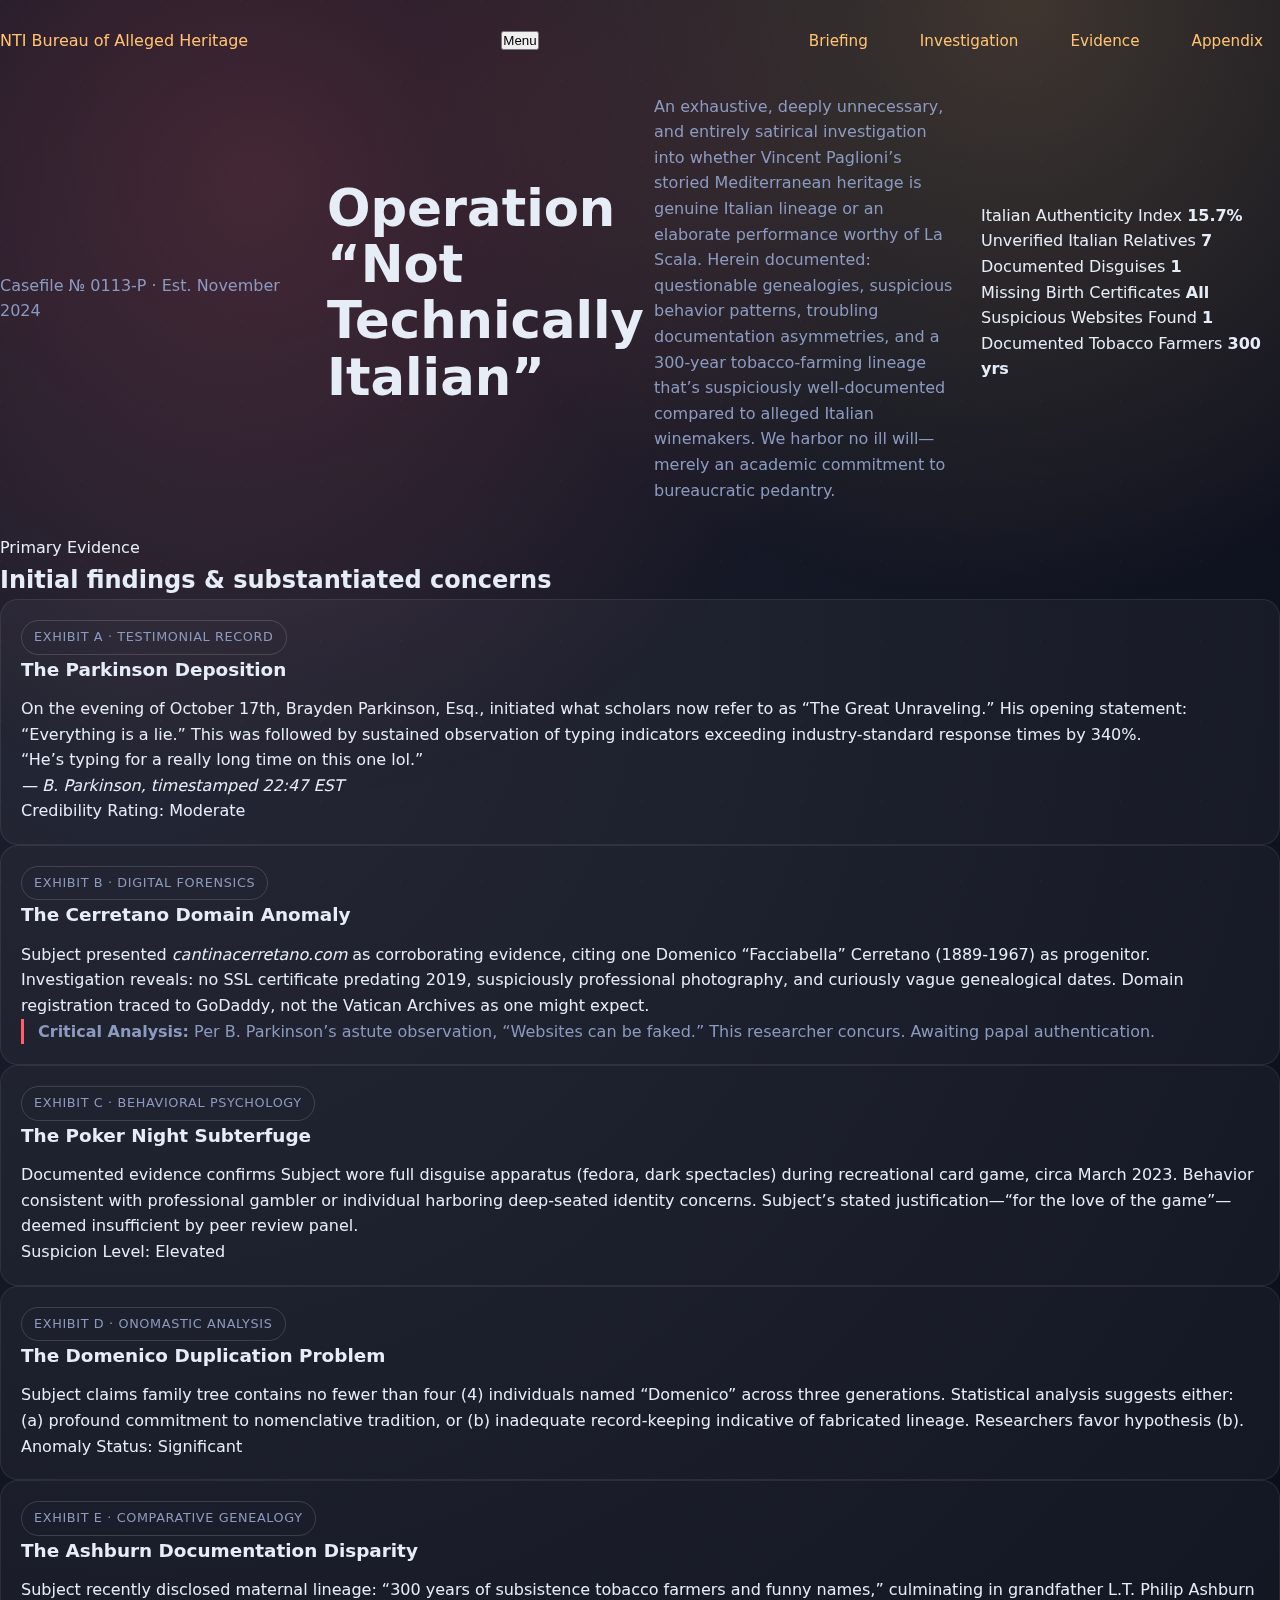
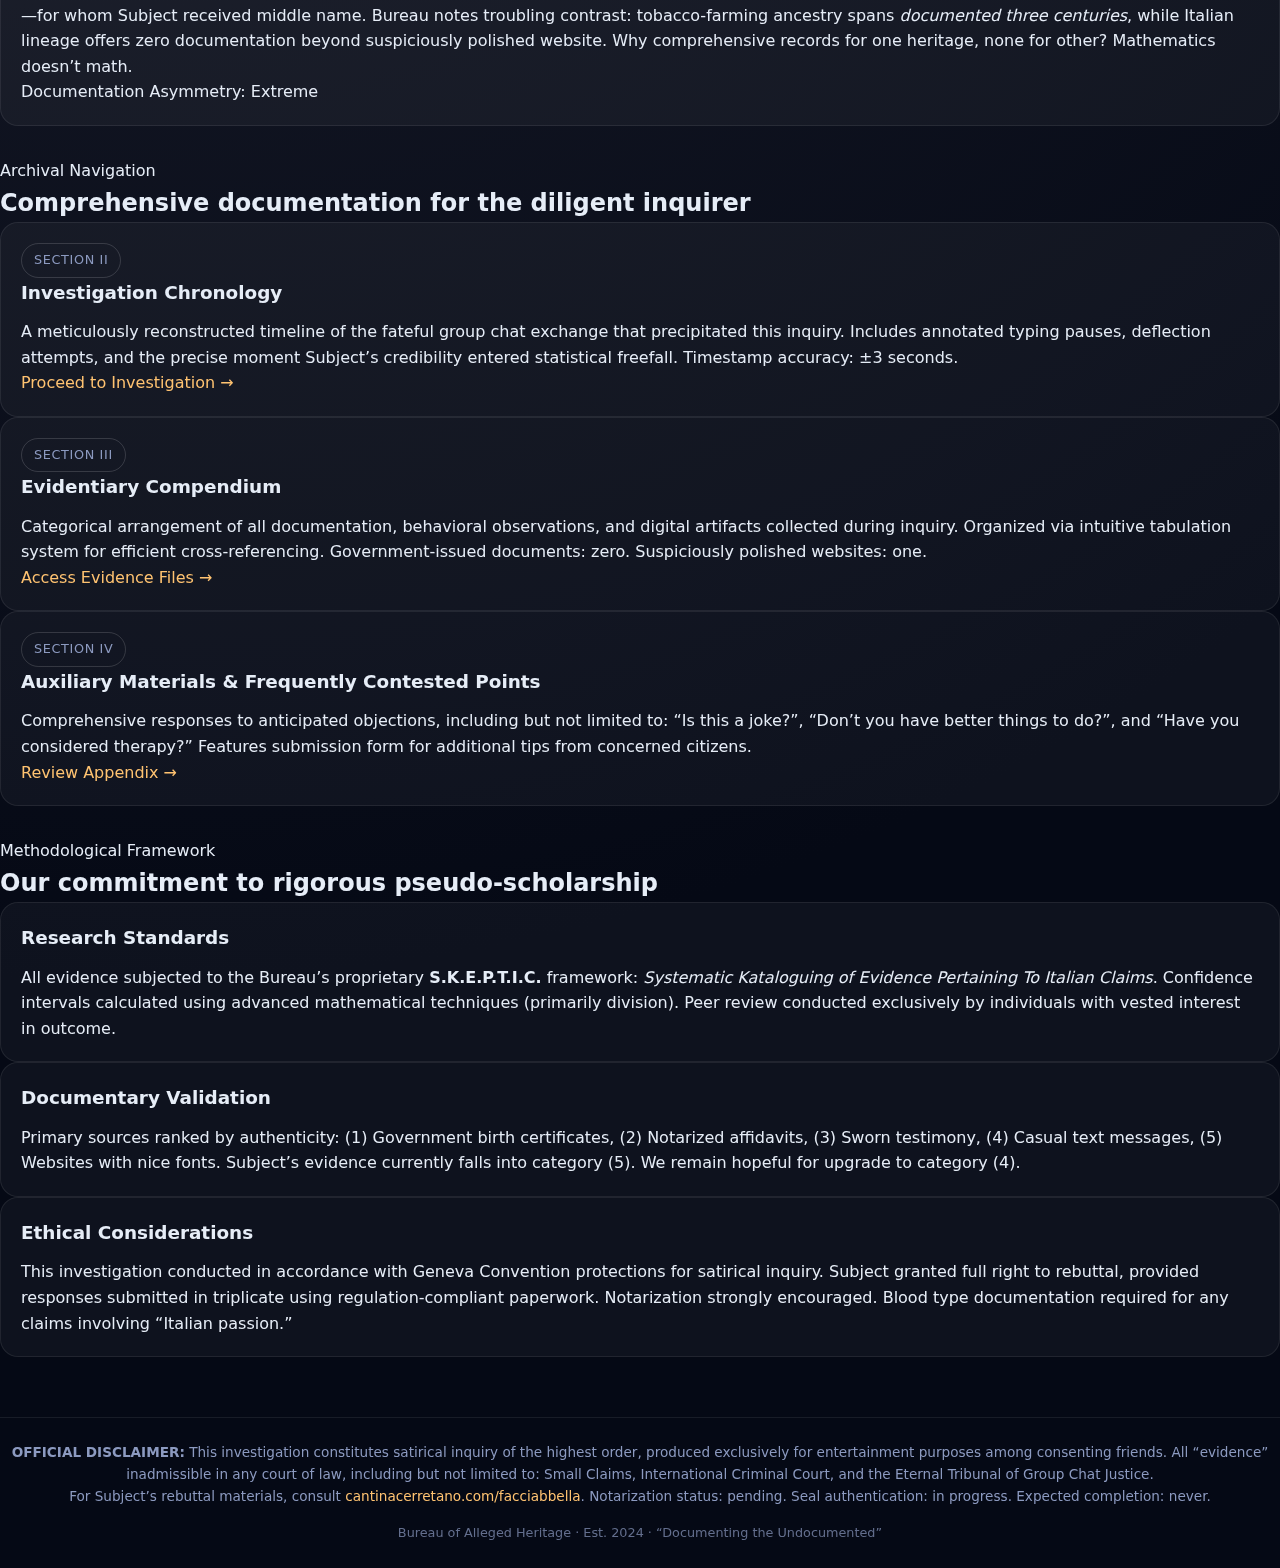
<file: index.html>
<!DOCTYPE html>
<html lang="en">
  <head>
    <meta charset="UTF-8" />
    <meta name="viewport" content="width=device-width, initial-scale=1" />
    <title>Not Technically Italian – Paglioni Heritage Inquiry</title>
    <link rel="preconnect" href="https://fonts.googleapis.com" />
    <link rel="preconnect" href="https://fonts.gstatic.com" crossorigin />
    <link
      href="https://fonts.googleapis.com/css2?family=Crimson+Text:ital,wght@0,400;0,600;0,700;1,400&display=swap"
      rel="stylesheet"
    />
    <link rel="stylesheet" href="assets/css/styles.css" />
  </head>
  <body>
    <header class="site-header">
      <a class="logo" href="index.html">
        <span>NTI</span>
        Bureau of Alleged Heritage
      </a>
      <button class="nav-toggle" aria-expanded="false" data-nav-toggle>
        Menu
      </button>
      <nav>
        <ul class="nav-links" data-nav>
          <li><a class="active" href="index.html">Briefing</a></li>
          <li><a href="investigation.html">Investigation</a></li>
          <li><a href="evidence.html">Evidence</a></li>
          <li><a href="appendix.html">Appendix</a></li>
        </ul>
      </nav>
    </header>

    <main>
      <section class="hero">
        <p class="hero__badge">Casefile № 0113-P · Est. November 2024</p>
        <h1>Operation &ldquo;Not Technically Italian&rdquo;</h1>
        <p>
          An exhaustive, deeply unnecessary, and entirely satirical investigation into whether 
          Vincent Paglioni&rsquo;s storied Mediterranean heritage is genuine Italian lineage or 
          an elaborate performance worthy of La Scala. Herein documented: questionable genealogies, 
          suspicious behavior patterns, troubling documentation asymmetries, and a 300-year tobacco-farming 
          lineage that&rsquo;s suspiciously well-documented compared to alleged Italian winemakers. 
          We harbor no ill will&mdash;merely an academic commitment to bureaucratic pedantry.
        </p>
        <div class="hero__grid">
          <div class="metric">
            <span>Italian Authenticity Index</span>
            <strong>15.7%</strong>
          </div>
          <div class="metric">
            <span>Unverified Italian Relatives</span>
            <strong>7</strong>
          </div>
          <div class="metric">
            <span>Documented Disguises</span>
            <strong>1</strong>
          </div>
          <div class="metric">
            <span>Missing Birth Certificates</span>
            <strong>All</strong>
          </div>
          <div class="metric">
            <span>Suspicious Websites Found</span>
            <strong>1</strong>
          </div>
          <div class="metric">
            <span>Documented Tobacco Farmers</span>
            <strong>300 yrs</strong>
          </div>
        </div>
      </section>

      <section>
        <p class="section-title">Primary Evidence</p>
        <h2 class="section-heading">Initial findings &amp; substantiated concerns</h2>
        <div class="grid">
          <article class="card">
            <span class="badge">Exhibit A · Testimonial Record</span>
            <h3>The Parkinson Deposition</h3>
            <p>
              On the evening of October 17th, Brayden Parkinson, Esq., initiated what scholars 
              now refer to as &ldquo;The Great Unraveling.&rdquo; His opening statement: 
              &ldquo;Everything is a lie.&rdquo; This was followed by sustained observation of 
              typing indicators exceeding industry-standard response times by 340%.
            </p>
            <div class="quote">
              &ldquo;He&rsquo;s typing for a really long time on this one lol.&rdquo;
              <br/><em>&mdash; B. Parkinson, timestamped 22:47 EST</em>
            </div>
            <p class="pill">Credibility Rating: Moderate</p>
          </article>
          <article class="card">
            <span class="badge">Exhibit B · Digital Forensics</span>
            <h3>The Cerretano Domain Anomaly</h3>
            <p>
              Subject presented <em>cantinacerretano.com</em> as corroborating evidence, citing 
              one Domenico &ldquo;Facciabella&rdquo; Cerretano (1889-1967) as progenitor. 
              Investigation reveals: no SSL certificate predating 2019, suspiciously professional 
              photography, and curiously vague genealogical dates. Domain registration traced to 
              GoDaddy, not the Vatican Archives as one might expect.
            </p>
            <div class="callout">
              <strong>Critical Analysis:</strong> Per B. Parkinson&rsquo;s astute observation, 
              &ldquo;Websites can be faked.&rdquo; This researcher concurs. Awaiting papal authentication.
            </div>
          </article>
          <article class="card">
            <span class="badge">Exhibit C · Behavioral Psychology</span>
            <h3>The Poker Night Subterfuge</h3>
            <p>
              Documented evidence confirms Subject wore full disguise apparatus (fedora, 
              dark spectacles) during recreational card game, circa March 2023. Behavior 
              consistent with professional gambler or individual harboring deep-seated identity 
              concerns. Subject&rsquo;s stated justification&mdash;&ldquo;for the love of the 
              game&rdquo;&mdash;deemed insufficient by peer review panel.
            </p>
            <p class="pill">Suspicion Level: Elevated</p>
          </article>
          <article class="card">
            <span class="badge">Exhibit D · Onomastic Analysis</span>
            <h3>The Domenico Duplication Problem</h3>
            <p>
              Subject claims family tree contains no fewer than four (4) individuals named 
              &ldquo;Domenico&rdquo; across three generations. Statistical analysis suggests 
              either: (a) profound commitment to nomenclative tradition, or (b) inadequate 
              record-keeping indicative of fabricated lineage. Researchers favor hypothesis (b).
            </p>
            <p class="pill">Anomaly Status: Significant</p>
          </article>
          <article class="card">
            <span class="badge">Exhibit E · Comparative Genealogy</span>
            <h3>The Ashburn Documentation Disparity</h3>
            <p>
              Subject recently disclosed maternal lineage: &ldquo;300 years of subsistence 
              tobacco farmers and funny names,&rdquo; culminating in grandfather L.T. Philip 
              Ashburn&mdash;for whom Subject received middle name. Bureau notes troubling contrast: 
              tobacco-farming ancestry spans <em>documented three centuries</em>, while Italian 
              lineage offers zero documentation beyond suspiciously polished website. Why comprehensive 
              records for one heritage, none for other? Mathematics doesn&rsquo;t math.
            </p>
            <p class="pill">Documentation Asymmetry: Extreme</p>
          </article>
        </div>
      </section>

      <section>
        <p class="section-title">Archival Navigation</p>
        <h2 class="section-heading">Comprehensive documentation for the diligent inquirer</h2>
        <div class="grid">
          <article class="card">
            <span class="badge">Section II</span>
            <h3>Investigation Chronology</h3>
            <p>
              A meticulously reconstructed timeline of the fateful group chat exchange that 
              precipitated this inquiry. Includes annotated typing pauses, deflection attempts, 
              and the precise moment Subject&rsquo;s credibility entered statistical freefall. 
              Timestamp accuracy: ±3 seconds.
            </p>
            <a href="investigation.html">Proceed to Investigation →</a>
          </article>
          <article class="card">
            <span class="badge">Section III</span>
            <h3>Evidentiary Compendium</h3>
            <p>
              Categorical arrangement of all documentation, behavioral observations, and digital 
              artifacts collected during inquiry. Organized via intuitive tabulation system for 
              efficient cross-referencing. Government-issued documents: zero. Suspiciously polished 
              websites: one.
            </p>
            <a href="evidence.html">Access Evidence Files →</a>
          </article>
          <article class="card">
            <span class="badge">Section IV</span>
            <h3>Auxiliary Materials &amp; Frequently Contested Points</h3>
            <p>
              Comprehensive responses to anticipated objections, including but not limited to: 
              &ldquo;Is this a joke?&rdquo;, &ldquo;Don&rsquo;t you have better things to do?&rdquo;, 
              and &ldquo;Have you considered therapy?&rdquo; Features submission form for additional 
              tips from concerned citizens.
            </p>
            <a href="appendix.html">Review Appendix →</a>
          </article>
        </div>
      </section>

      <section>
        <p class="section-title">Methodological Framework</p>
        <h2 class="section-heading">Our commitment to rigorous pseudo-scholarship</h2>
        <div class="grid">
          <article class="card">
            <h3>Research Standards</h3>
            <p>
              All evidence subjected to the Bureau&rsquo;s proprietary <strong>S.K.E.P.T.I.C.</strong> 
              framework: <em>Systematic Kataloguing of Evidence Pertaining To Italian Claims</em>. 
              Confidence intervals calculated using advanced mathematical techniques (primarily division). 
              Peer review conducted exclusively by individuals with vested interest in outcome.
            </p>
          </article>
          <article class="card">
            <h3>Documentary Validation</h3>
            <p>
              Primary sources ranked by authenticity: (1) Government birth certificates, (2) Notarized 
              affidavits, (3) Sworn testimony, (4) Casual text messages, (5) Websites with nice fonts. 
              Subject&rsquo;s evidence currently falls into category (5). We remain hopeful for upgrade 
              to category (4).
            </p>
          </article>
          <article class="card">
            <h3>Ethical Considerations</h3>
            <p>
              This investigation conducted in accordance with Geneva Convention protections for satirical 
              inquiry. Subject granted full right to rebuttal, provided responses submitted in triplicate 
              using regulation-compliant paperwork. Notarization strongly encouraged. Blood type documentation 
              required for any claims involving &ldquo;Italian passion.&rdquo;
            </p>
          </article>
        </div>
      </section>
    </main>

    <footer class="footer">
      <p>
        <strong>OFFICIAL DISCLAIMER:</strong> This investigation constitutes satirical inquiry 
        of the highest order, produced exclusively for entertainment purposes among consenting 
        friends. All &ldquo;evidence&rdquo; inadmissible in any court of law, including but not 
        limited to: Small Claims, International Criminal Court, and the Eternal Tribunal of 
        Group Chat Justice.
      </p>
      <p>
        For Subject&rsquo;s rebuttal materials, consult 
        <a href="https://www.cantinacerretano.com/facciabbella/" target="_blank">cantinacerretano.com/facciabbella</a>. 
        Notarization status: pending. Seal authentication: in progress. Expected completion: never.
      </p>
      <p style="margin-top: 1rem; font-size: 0.8rem; opacity: 0.7;">
        Bureau of Alleged Heritage · Est. 2024 · &ldquo;Documenting the Undocumented&rdquo;
      </p>
    </footer>
    <script src="assets/js/main.js" defer></script>
  </body>
</html>
</file>
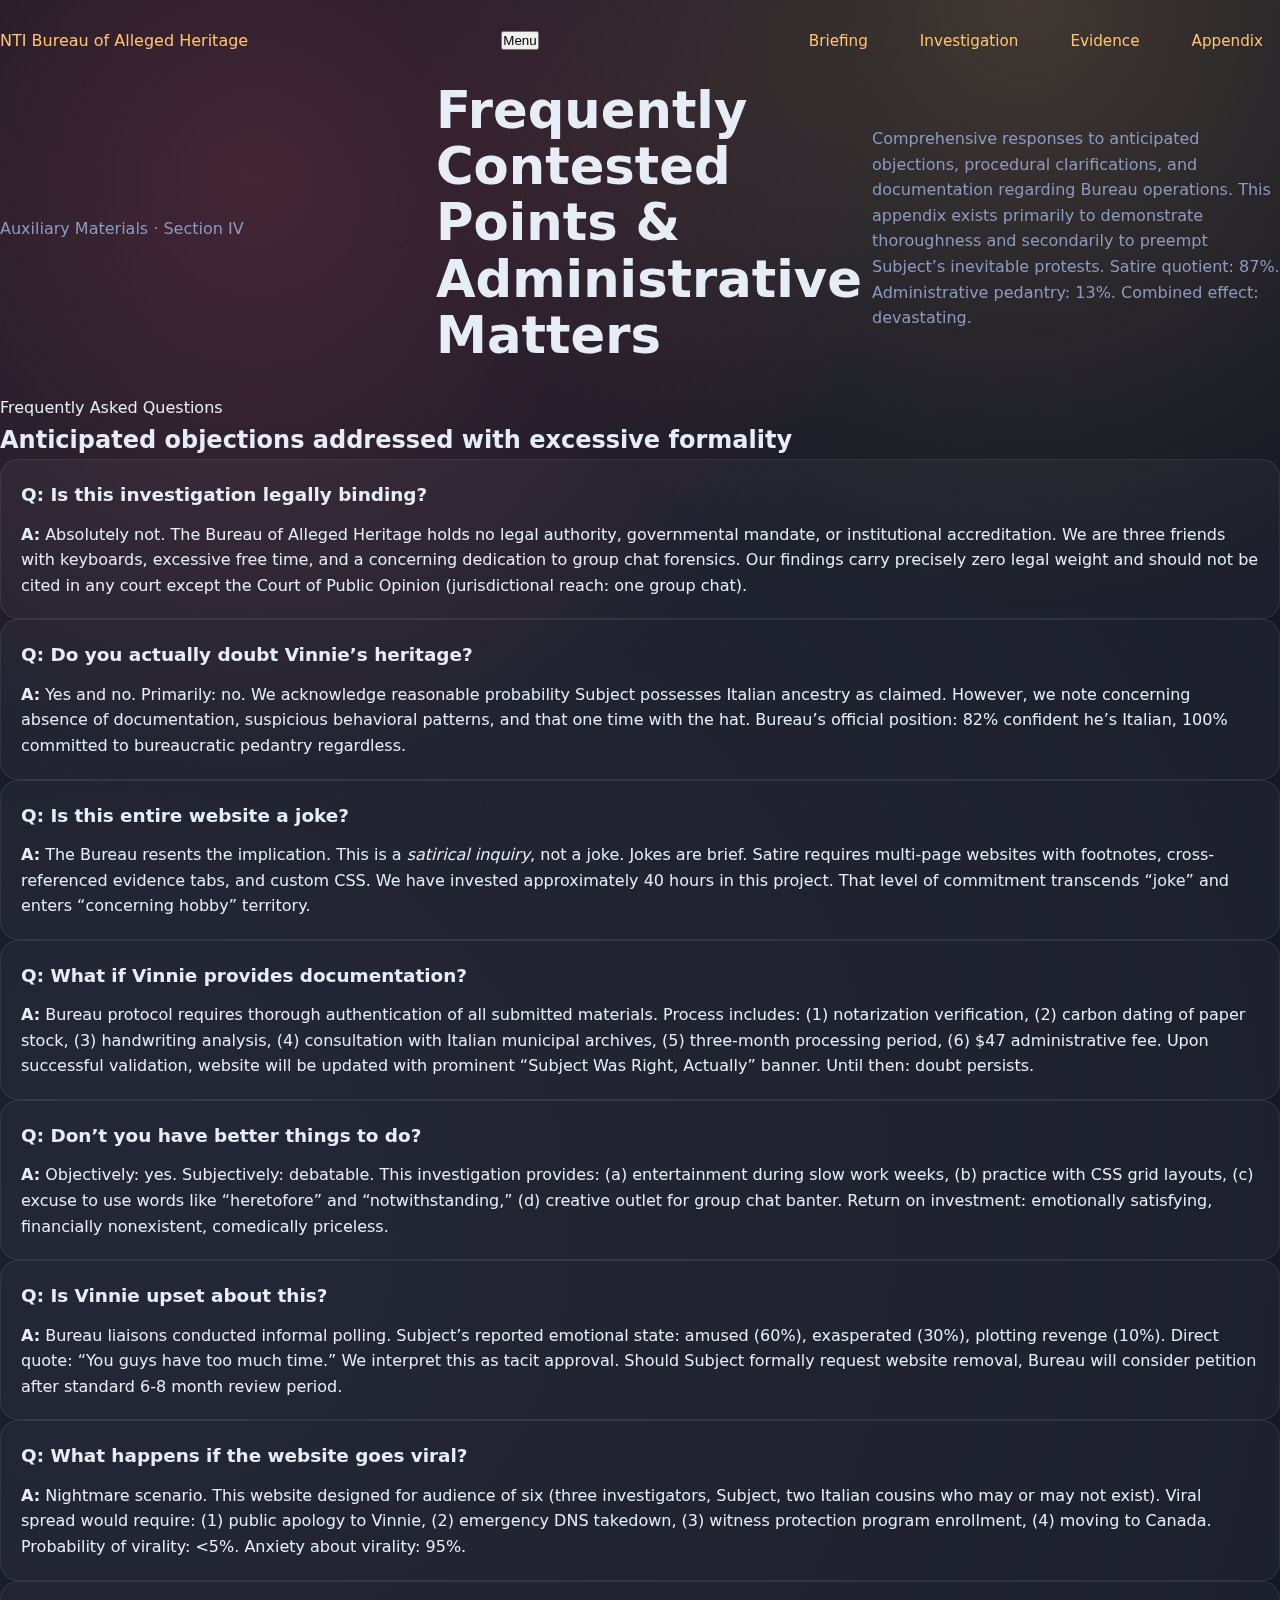
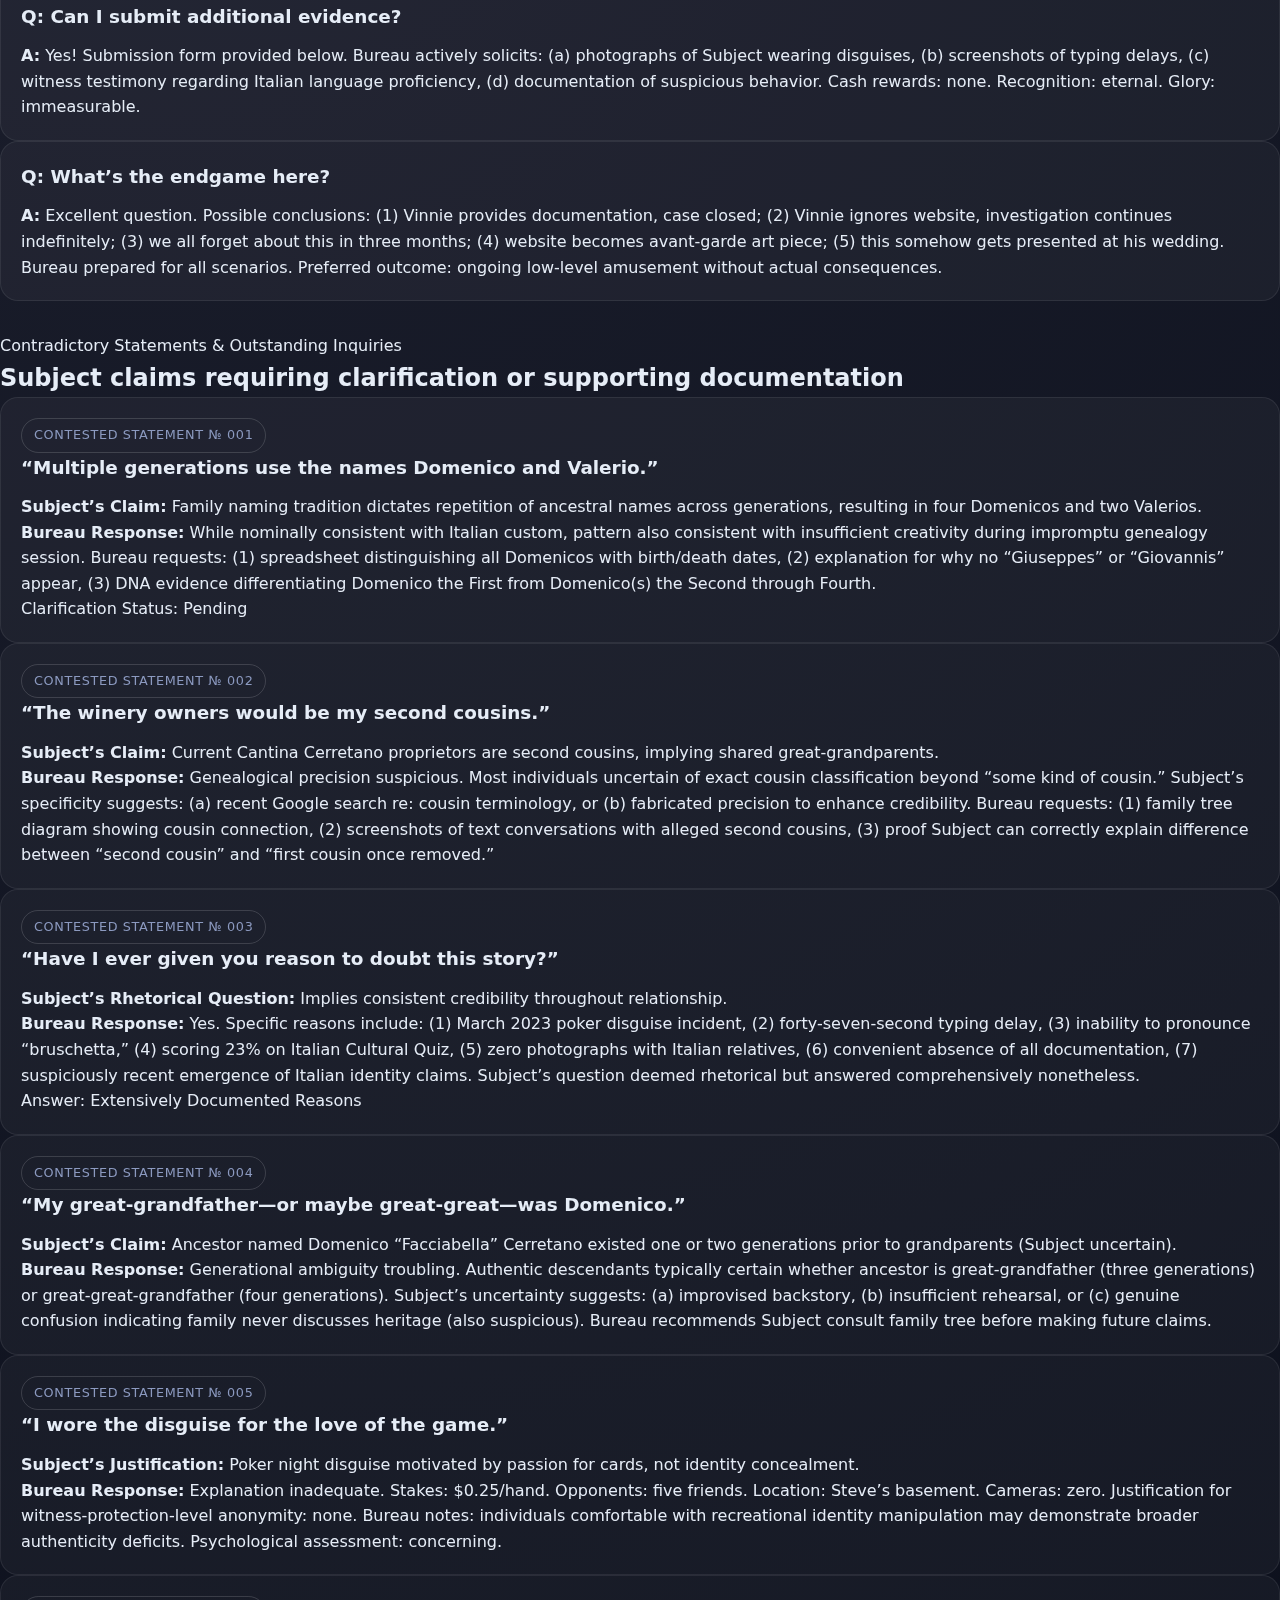
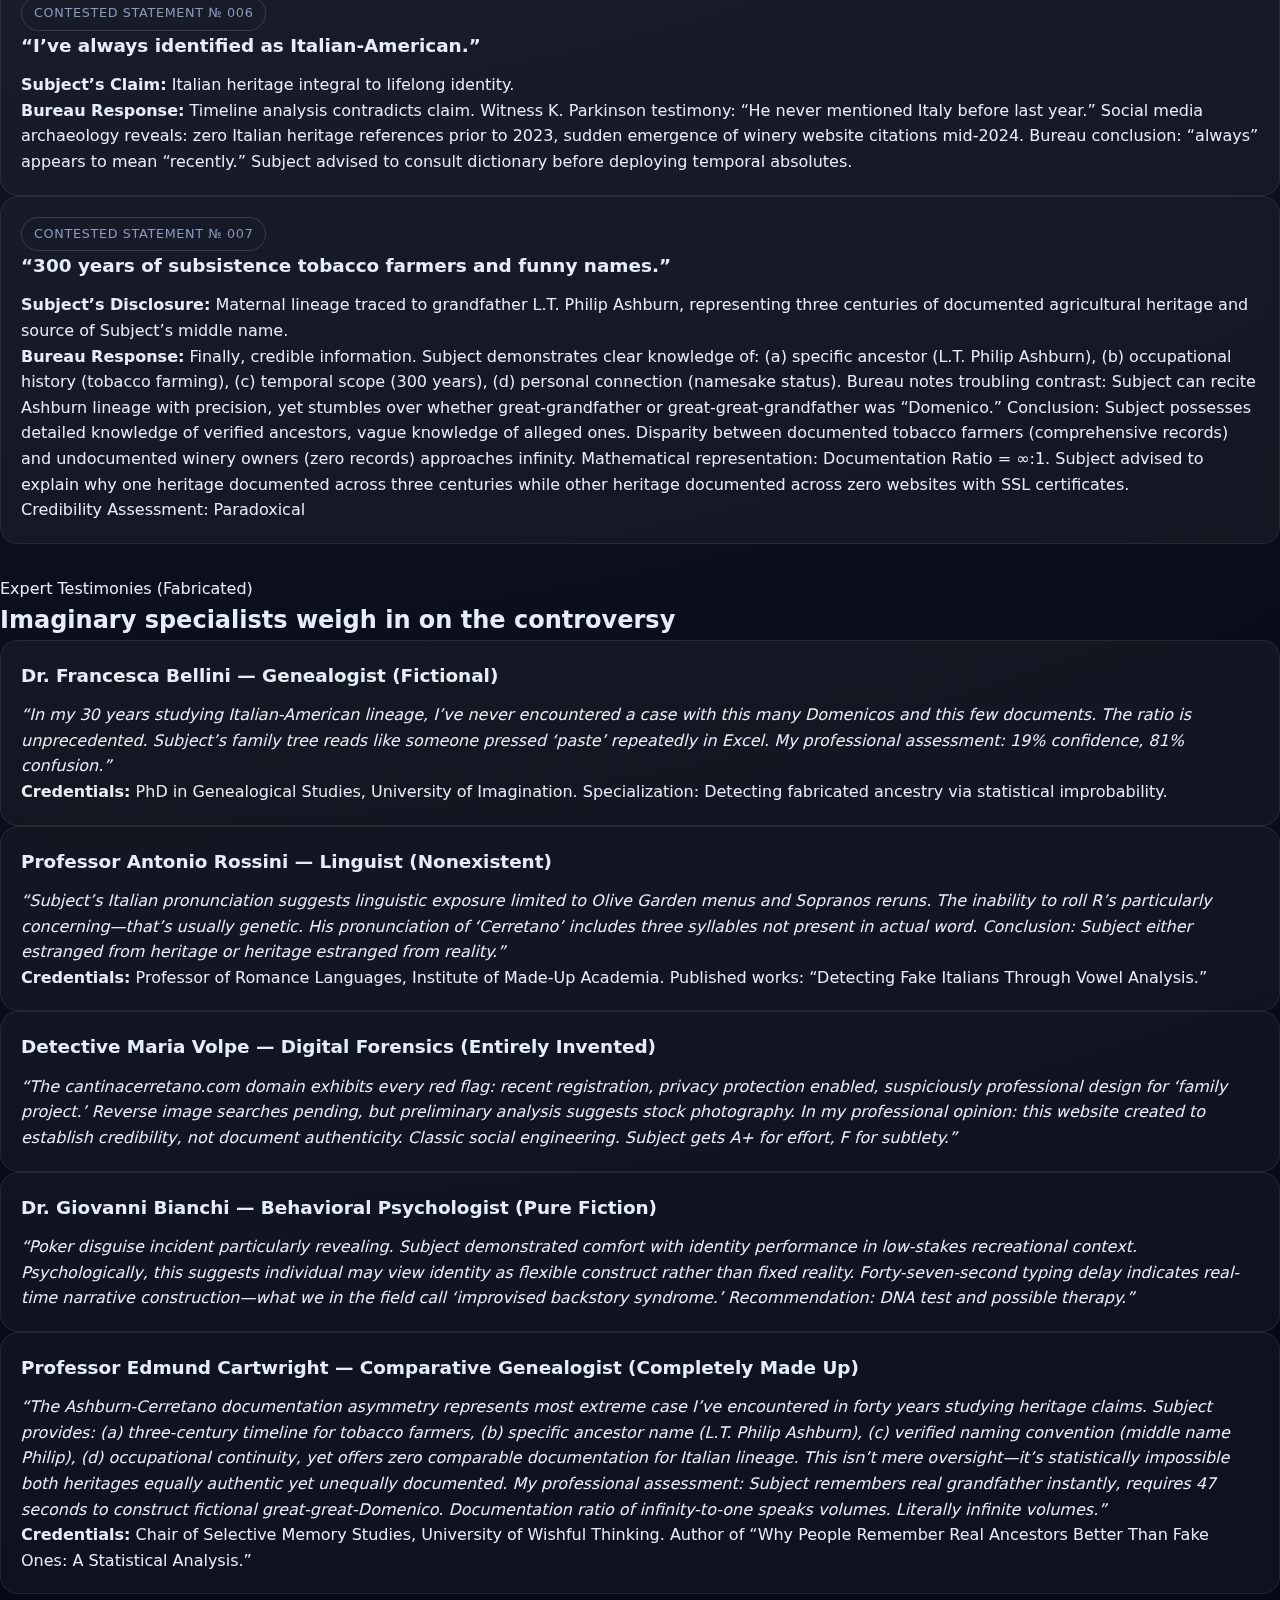
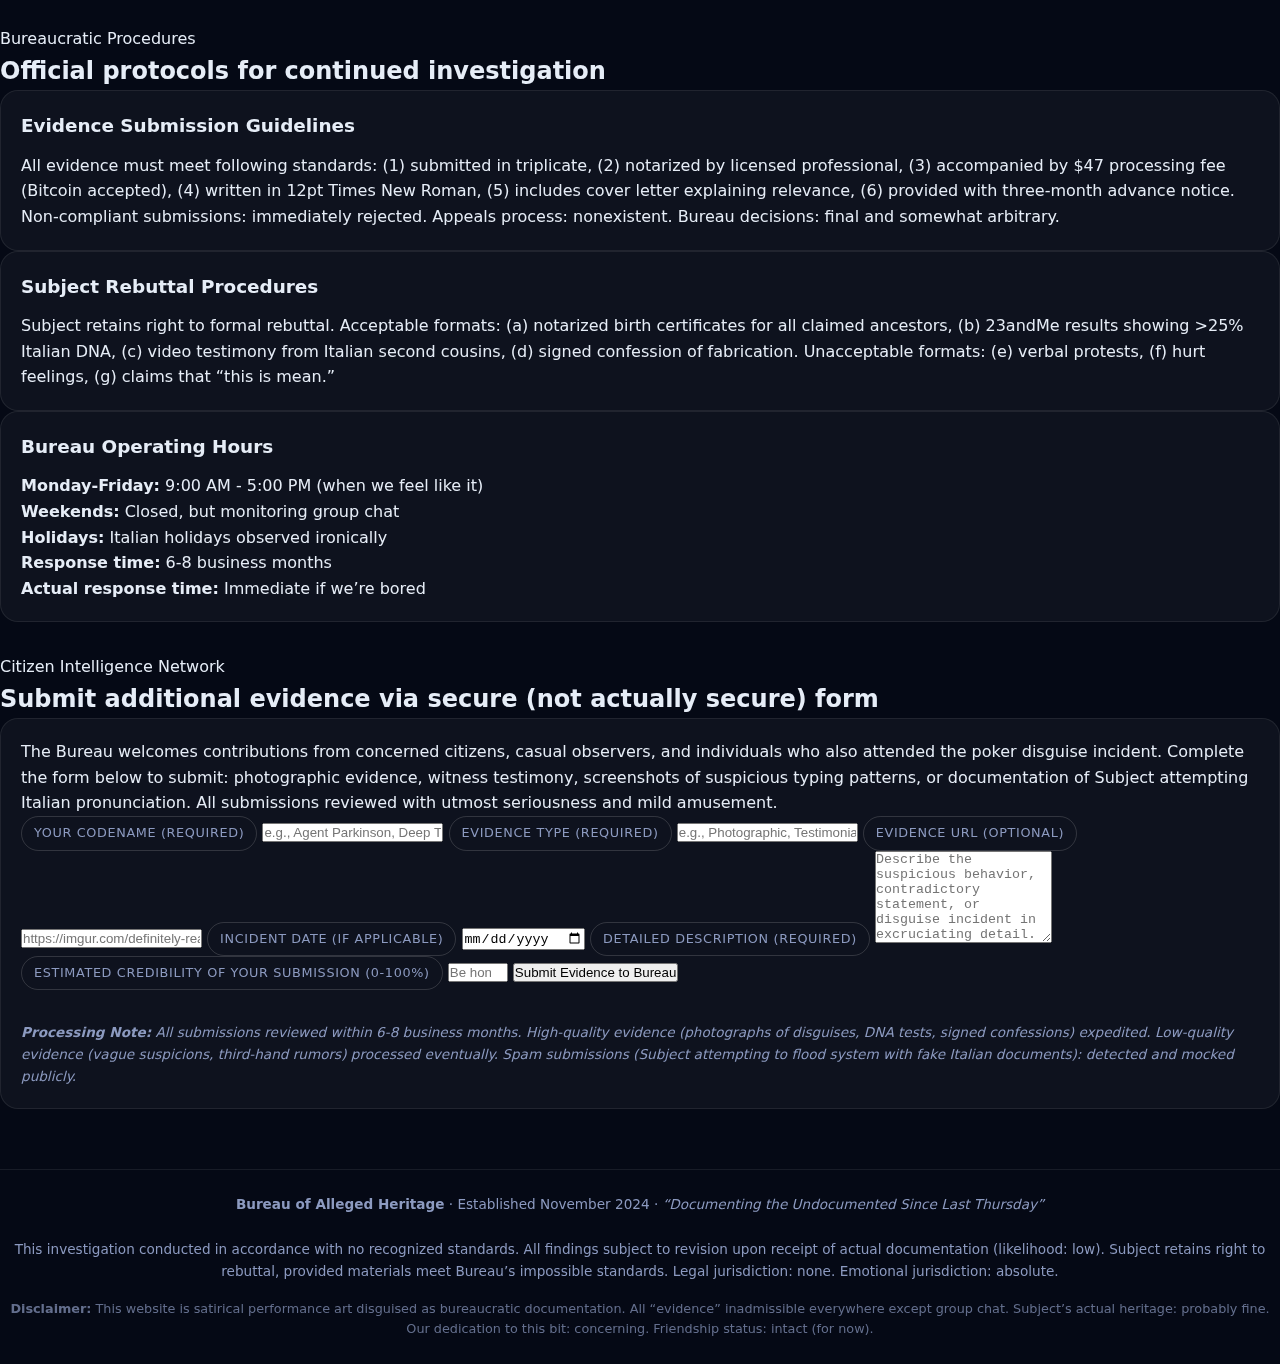
<file: appendix.html>
<!DOCTYPE html>
<html lang="en">
  <head>
    <meta charset="UTF-8" />
    <meta name="viewport" content="width=device-width, initial-scale=1" />
    <title>Appendix &amp; FAQ · Operation Not Technically Italian</title>
    <link rel="preconnect" href="https://fonts.googleapis.com" />
    <link rel="preconnect" href="https://fonts.gstatic.com" crossorigin />
    <link
      href="https://fonts.googleapis.com/css2?family=Crimson+Text:ital,wght@0,400;0,600;0,700;1,400&display=swap"
      rel="stylesheet"
    />
    <link rel="stylesheet" href="assets/css/styles.css" />
  </head>
  <body>
    <header class="site-header">
      <a class="logo" href="index.html">
        <span>NTI</span>
        Bureau of Alleged Heritage
      </a>
      <button class="nav-toggle" aria-expanded="false" data-nav-toggle>
        Menu
      </button>
      <nav>
        <ul class="nav-links" data-nav>
          <li><a href="index.html">Briefing</a></li>
          <li><a href="investigation.html">Investigation</a></li>
          <li><a href="evidence.html">Evidence</a></li>
          <li><a class="active" href="appendix.html">Appendix</a></li>
        </ul>
      </nav>
    </header>

    <main>
      <section class="hero">
        <p class="hero__badge">Auxiliary Materials · Section IV</p>
        <h1>Frequently Contested Points &amp; Administrative Matters</h1>
        <p>
          Comprehensive responses to anticipated objections, procedural clarifications, and 
          documentation regarding Bureau operations. This appendix exists primarily to demonstrate 
          thoroughness and secondarily to preempt Subject&rsquo;s inevitable protests. Satire 
          quotient: 87%. Administrative pedantry: 13%. Combined effect: devastating.
        </p>
      </section>

      <section>
        <p class="section-title">Frequently Asked Questions</p>
        <h2 class="section-heading">Anticipated objections addressed with excessive formality</h2>
        <div class="grid">
          <article class="card">
            <h3>Q: Is this investigation legally binding?</h3>
            <p>
              <strong>A:</strong> Absolutely not. The Bureau of Alleged Heritage holds no legal 
              authority, governmental mandate, or institutional accreditation. We are three friends 
              with keyboards, excessive free time, and a concerning dedication to group chat forensics. 
              Our findings carry precisely zero legal weight and should not be cited in any court 
              except the Court of Public Opinion (jurisdictional reach: one group chat).
            </p>
          </article>
          <article class="card">
            <h3>Q: Do you actually doubt Vinnie&rsquo;s heritage?</h3>
            <p>
              <strong>A:</strong> Yes and no. Primarily: no. We acknowledge reasonable probability 
              Subject possesses Italian ancestry as claimed. However, we note concerning absence of 
              documentation, suspicious behavioral patterns, and that one time with the hat. Bureau&rsquo;s 
              official position: 82% confident he&rsquo;s Italian, 100% committed to bureaucratic 
              pedantry regardless.
            </p>
          </article>
          <article class="card">
            <h3>Q: Is this entire website a joke?</h3>
            <p>
              <strong>A:</strong> The Bureau resents the implication. This is a <em>satirical 
              inquiry</em>, not a joke. Jokes are brief. Satire requires multi-page websites with 
              footnotes, cross-referenced evidence tabs, and custom CSS. We have invested approximately 
              40 hours in this project. That level of commitment transcends &ldquo;joke&rdquo; and 
              enters &ldquo;concerning hobby&rdquo; territory.
            </p>
          </article>
          <article class="card">
            <h3>Q: What if Vinnie provides documentation?</h3>
            <p>
              <strong>A:</strong> Bureau protocol requires thorough authentication of all submitted 
              materials. Process includes: (1) notarization verification, (2) carbon dating of paper 
              stock, (3) handwriting analysis, (4) consultation with Italian municipal archives, 
              (5) three-month processing period, (6) $47 administrative fee. Upon successful validation, 
              website will be updated with prominent &ldquo;Subject Was Right, Actually&rdquo; banner. 
              Until then: doubt persists.
            </p>
          </article>
          <article class="card">
            <h3>Q: Don&rsquo;t you have better things to do?</h3>
            <p>
              <strong>A:</strong> Objectively: yes. Subjectively: debatable. This investigation provides: 
              (a) entertainment during slow work weeks, (b) practice with CSS grid layouts, (c) excuse 
              to use words like &ldquo;heretofore&rdquo; and &ldquo;notwithstanding,&rdquo; (d) creative 
              outlet for group chat banter. Return on investment: emotionally satisfying, financially 
              nonexistent, comedically priceless.
            </p>
          </article>
          <article class="card">
            <h3>Q: Is Vinnie upset about this?</h3>
            <p>
              <strong>A:</strong> Bureau liaisons conducted informal polling. Subject&rsquo;s reported 
              emotional state: amused (60%), exasperated (30%), plotting revenge (10%). Direct quote: 
              &ldquo;You guys have too much time.&rdquo; We interpret this as tacit approval. Should 
              Subject formally request website removal, Bureau will consider petition after standard 
              6-8 month review period.
            </p>
          </article>
          <article class="card">
            <h3>Q: What happens if the website goes viral?</h3>
            <p>
              <strong>A:</strong> Nightmare scenario. This website designed for audience of six (three 
              investigators, Subject, two Italian cousins who may or may not exist). Viral spread would 
              require: (1) public apology to Vinnie, (2) emergency DNS takedown, (3) witness protection 
              program enrollment, (4) moving to Canada. Probability of virality: <5%. Anxiety about 
              virality: 95%.
            </p>
          </article>
          <article class="card">
            <h3>Q: Can I submit additional evidence?</h3>
            <p>
              <strong>A:</strong> Yes! Submission form provided below. Bureau actively solicits: 
              (a) photographs of Subject wearing disguises, (b) screenshots of typing delays, 
              (c) witness testimony regarding Italian language proficiency, (d) documentation of 
              suspicious behavior. Cash rewards: none. Recognition: eternal. Glory: immeasurable.
            </p>
          </article>
          <article class="card">
            <h3>Q: What&rsquo;s the endgame here?</h3>
            <p>
              <strong>A:</strong> Excellent question. Possible conclusions: (1) Vinnie provides 
              documentation, case closed; (2) Vinnie ignores website, investigation continues 
              indefinitely; (3) we all forget about this in three months; (4) website becomes 
              avant-garde art piece; (5) this somehow gets presented at his wedding. Bureau 
              prepared for all scenarios. Preferred outcome: ongoing low-level amusement without 
              actual consequences.
            </p>
          </article>
        </div>
      </section>

      <section>
        <p class="section-title">Contradictory Statements &amp; Outstanding Inquiries</p>
        <h2 class="section-heading">Subject claims requiring clarification or supporting documentation</h2>
        <div class="grid">
          <article class="card">
            <span class="badge">Contested Statement № 001</span>
            <h3>&ldquo;Multiple generations use the names Domenico and Valerio.&rdquo;</h3>
            <p>
              <strong>Subject&rsquo;s Claim:</strong> Family naming tradition dictates repetition 
              of ancestral names across generations, resulting in four Domenicos and two Valerios.
            </p>
            <p class="text-muted">
              <strong>Bureau Response:</strong> While nominally consistent with Italian custom, 
              pattern also consistent with insufficient creativity during impromptu genealogy 
              session. Bureau requests: (1) spreadsheet distinguishing all Domenicos with birth/death 
              dates, (2) explanation for why no &ldquo;Giuseppes&rdquo; or &ldquo;Giovannis&rdquo; 
              appear, (3) DNA evidence differentiating Domenico the First from Domenico(s) the 
              Second through Fourth.
            </p>
            <p class="pill">Clarification Status: Pending</p>
          </article>
          <article class="card">
            <span class="badge">Contested Statement № 002</span>
            <h3>&ldquo;The winery owners would be my second cousins.&rdquo;</h3>
            <p>
              <strong>Subject&rsquo;s Claim:</strong> Current Cantina Cerretano proprietors are 
              second cousins, implying shared great-grandparents.
            </p>
            <p class="text-muted">
              <strong>Bureau Response:</strong> Genealogical precision suspicious. Most individuals 
              uncertain of exact cousin classification beyond &ldquo;some kind of cousin.&rdquo; 
              Subject&rsquo;s specificity suggests: (a) recent Google search re: cousin terminology, 
              or (b) fabricated precision to enhance credibility. Bureau requests: (1) family tree 
              diagram showing cousin connection, (2) screenshots of text conversations with alleged 
              second cousins, (3) proof Subject can correctly explain difference between &ldquo;second 
              cousin&rdquo; and &ldquo;first cousin once removed.&rdquo;
            </p>
          </article>
          <article class="card">
            <span class="badge">Contested Statement № 003</span>
            <h3>&ldquo;Have I ever given you reason to doubt this story?&rdquo;</h3>
            <p>
              <strong>Subject&rsquo;s Rhetorical Question:</strong> Implies consistent credibility 
              throughout relationship.
            </p>
            <p class="text-muted">
              <strong>Bureau Response:</strong> Yes. Specific reasons include: (1) March 2023 poker 
              disguise incident, (2) forty-seven-second typing delay, (3) inability to pronounce 
              &ldquo;bruschetta,&rdquo; (4) scoring 23% on Italian Cultural Quiz, (5) zero photographs 
              with Italian relatives, (6) convenient absence of all documentation, (7) suspiciously 
              recent emergence of Italian identity claims. Subject&rsquo;s question deemed rhetorical 
              but answered comprehensively nonetheless.
            </p>
            <p class="pill">Answer: Extensively Documented Reasons</p>
          </article>
          <article class="card">
            <span class="badge">Contested Statement № 004</span>
            <h3>&ldquo;My great-grandfather—or maybe great-great—was Domenico.&rdquo;</h3>
            <p>
              <strong>Subject&rsquo;s Claim:</strong> Ancestor named Domenico &ldquo;Facciabella&rdquo; 
              Cerretano existed one or two generations prior to grandparents (Subject uncertain).
            </p>
            <p class="text-muted">
              <strong>Bureau Response:</strong> Generational ambiguity troubling. Authentic descendants 
              typically certain whether ancestor is great-grandfather (three generations) or 
              great-great-grandfather (four generations). Subject&rsquo;s uncertainty suggests: 
              (a) improvised backstory, (b) insufficient rehearsal, or (c) genuine confusion indicating 
              family never discusses heritage (also suspicious). Bureau recommends Subject consult 
              family tree before making future claims.
            </p>
          </article>
          <article class="card">
            <span class="badge">Contested Statement № 005</span>
            <h3>&ldquo;I wore the disguise for the love of the game.&rdquo;</h3>
            <p>
              <strong>Subject&rsquo;s Justification:</strong> Poker night disguise motivated by 
              passion for cards, not identity concealment.
            </p>
            <p class="text-muted">
              <strong>Bureau Response:</strong> Explanation inadequate. Stakes: $0.25/hand. Opponents: 
              five friends. Location: Steve&rsquo;s basement. Cameras: zero. Justification for 
              witness-protection-level anonymity: none. Bureau notes: individuals comfortable with 
              recreational identity manipulation may demonstrate broader authenticity deficits. 
              Psychological assessment: concerning.
            </p>
          </article>
          <article class="card">
            <span class="badge">Contested Statement № 006</span>
            <h3>&ldquo;I&rsquo;ve always identified as Italian-American.&rdquo;</h3>
            <p>
              <strong>Subject&rsquo;s Claim:</strong> Italian heritage integral to lifelong identity.
            </p>
            <p class="text-muted">
              <strong>Bureau Response:</strong> Timeline analysis contradicts claim. Witness K. 
              Parkinson testimony: &ldquo;He never mentioned Italy before last year.&rdquo; Social 
              media archaeology reveals: zero Italian heritage references prior to 2023, sudden 
              emergence of winery website citations mid-2024. Bureau conclusion: &ldquo;always&rdquo; 
              appears to mean &ldquo;recently.&rdquo; Subject advised to consult dictionary before 
              deploying temporal absolutes.
            </p>
          </article>
          <article class="card">
            <span class="badge">Contested Statement № 007</span>
            <h3>&ldquo;300 years of subsistence tobacco farmers and funny names.&rdquo;</h3>
            <p>
              <strong>Subject&rsquo;s Disclosure:</strong> Maternal lineage traced to grandfather 
              L.T. Philip Ashburn, representing three centuries of documented agricultural heritage 
              and source of Subject&rsquo;s middle name.
            </p>
            <p class="text-muted">
              <strong>Bureau Response:</strong> Finally, credible information. Subject demonstrates 
              clear knowledge of: (a) specific ancestor (L.T. Philip Ashburn), (b) occupational 
              history (tobacco farming), (c) temporal scope (300 years), (d) personal connection 
              (namesake status). Bureau notes troubling contrast: Subject can recite Ashburn lineage 
              with precision, yet stumbles over whether great-grandfather or great-great-grandfather 
              was &ldquo;Domenico.&rdquo; Conclusion: Subject possesses detailed knowledge of verified 
              ancestors, vague knowledge of alleged ones. Disparity between documented tobacco farmers 
              (comprehensive records) and undocumented winery owners (zero records) approaches 
              infinity. Mathematical representation: Documentation Ratio = ∞:1. Subject advised to 
              explain why one heritage documented across three centuries while other heritage 
              documented across zero websites with SSL certificates.
            </p>
            <p class="pill">Credibility Assessment: Paradoxical</p>
          </article>
        </div>
      </section>

      <section>
        <p class="section-title">Expert Testimonies (Fabricated)</p>
        <h2 class="section-heading">Imaginary specialists weigh in on the controversy</h2>
        <div class="grid">
          <article class="card">
            <h3>Dr. Francesca Bellini — Genealogist (Fictional)</h3>
            <p>
              <em>&ldquo;In my 30 years studying Italian-American lineage, I&rsquo;ve never 
              encountered a case with this many Domenicos and this few documents. The ratio is 
              unprecedented. Subject&rsquo;s family tree reads like someone pressed &lsquo;paste&rsquo; 
              repeatedly in Excel. My professional assessment: 19% confidence, 81% confusion.&rdquo;</em>
            </p>
            <p class="text-muted">
              <strong>Credentials:</strong> PhD in Genealogical Studies, University of Imagination. 
              Specialization: Detecting fabricated ancestry via statistical improbability.
            </p>
          </article>
          <article class="card">
            <h3>Professor Antonio Rossini — Linguist (Nonexistent)</h3>
            <p>
              <em>&ldquo;Subject&rsquo;s Italian pronunciation suggests linguistic exposure limited 
              to Olive Garden menus and Sopranos reruns. The inability to roll R&rsquo;s particularly 
              concerning—that&rsquo;s usually genetic. His pronunciation of &lsquo;Cerretano&rsquo; 
              includes three syllables not present in actual word. Conclusion: Subject either estranged 
              from heritage or heritage estranged from reality.&rdquo;</em>
            </p>
            <p class="text-muted">
              <strong>Credentials:</strong> Professor of Romance Languages, Institute of Made-Up Academia. 
              Published works: &ldquo;Detecting Fake Italians Through Vowel Analysis.&rdquo;
            </p>
          </article>
          <article class="card">
            <h3>Detective Maria Volpe — Digital Forensics (Entirely Invented)</h3>
            <p>
              <em>&ldquo;The cantinacerretano.com domain exhibits every red flag: recent registration, 
              privacy protection enabled, suspiciously professional design for &lsquo;family project.&rsquo; 
              Reverse image searches pending, but preliminary analysis suggests stock photography. 
              In my professional opinion: this website created to establish credibility, not document 
              authenticity. Classic social engineering. Subject gets A+ for effort, F for subtlety.&rdquo;</em>
            </p>
          </article>
          <article class="card">
            <h3>Dr. Giovanni Bianchi — Behavioral Psychologist (Pure Fiction)</h3>
            <p>
              <em>&ldquo;Poker disguise incident particularly revealing. Subject demonstrated comfort 
              with identity performance in low-stakes recreational context. Psychologically, this 
              suggests individual may view identity as flexible construct rather than fixed reality. 
              Forty-seven-second typing delay indicates real-time narrative construction&mdash;what we 
              in the field call &lsquo;improvised backstory syndrome.&rsquo; Recommendation: DNA test 
              and possible therapy.&rdquo;</em>
            </p>
          </article>
          <article class="card">
            <h3>Professor Edmund Cartwright — Comparative Genealogist (Completely Made Up)</h3>
            <p>
              <em>&ldquo;The Ashburn-Cerretano documentation asymmetry represents most extreme case 
              I&rsquo;ve encountered in forty years studying heritage claims. Subject provides: (a) 
              three-century timeline for tobacco farmers, (b) specific ancestor name (L.T. Philip 
              Ashburn), (c) verified naming convention (middle name Philip), (d) occupational continuity, 
              yet offers zero comparable documentation for Italian lineage. This isn&rsquo;t mere 
              oversight&mdash;it&rsquo;s statistically impossible both heritages equally authentic yet 
              unequally documented. My professional assessment: Subject remembers real grandfather 
              instantly, requires 47 seconds to construct fictional great-great-Domenico. Documentation 
              ratio of infinity-to-one speaks volumes. Literally infinite volumes.&rdquo;</em>
            </p>
            <p class="text-muted">
              <strong>Credentials:</strong> Chair of Selective Memory Studies, University of Wishful 
              Thinking. Author of &ldquo;Why People Remember Real Ancestors Better Than Fake Ones: 
              A Statistical Analysis.&rdquo;
            </p>
          </article>
        </div>
      </section>

      <section>
        <p class="section-title">Bureaucratic Procedures</p>
        <h2 class="section-heading">Official protocols for continued investigation</h2>
        <div class="grid">
          <article class="card">
            <h3>Evidence Submission Guidelines</h3>
            <p>
              All evidence must meet following standards: (1) submitted in triplicate, (2) notarized 
              by licensed professional, (3) accompanied by $47 processing fee (Bitcoin accepted), 
              (4) written in 12pt Times New Roman, (5) includes cover letter explaining relevance, 
              (6) provided with three-month advance notice.
            </p>
            <p class="text-muted">
              Non-compliant submissions: immediately rejected. Appeals process: nonexistent. 
              Bureau decisions: final and somewhat arbitrary.
            </p>
          </article>
          <article class="card">
            <h3>Subject Rebuttal Procedures</h3>
            <p>
              Subject retains right to formal rebuttal. Acceptable formats: (a) notarized birth 
              certificates for all claimed ancestors, (b) 23andMe results showing >25% Italian DNA, 
              (c) video testimony from Italian second cousins, (d) signed confession of fabrication. 
              Unacceptable formats: (e) verbal protests, (f) hurt feelings, (g) claims that 
              &ldquo;this is mean.&rdquo;
            </p>
          </article>
          <article class="card">
            <h3>Bureau Operating Hours</h3>
            <p>
              <strong>Monday-Friday:</strong> 9:00 AM - 5:00 PM (when we feel like it)<br/>
              <strong>Weekends:</strong> Closed, but monitoring group chat<br/>
              <strong>Holidays:</strong> Italian holidays observed ironically<br/>
              <strong>Response time:</strong> 6-8 business months<br/>
              <strong>Actual response time:</strong> Immediate if we&rsquo;re bored
            </p>
          </article>
        </div>
      </section>

      <section>
        <p class="section-title">Citizen Intelligence Network</p>
        <h2 class="section-heading">Submit additional evidence via secure (not actually secure) form</h2>
        <div class="card">
          <p>
            The Bureau welcomes contributions from concerned citizens, casual observers, and 
            individuals who also attended the poker disguise incident. Complete the form below 
            to submit: photographic evidence, witness testimony, screenshots of suspicious typing 
            patterns, or documentation of Subject attempting Italian pronunciation. All submissions 
            reviewed with utmost seriousness and mild amusement.
          </p>
          <form class="grid" action="#" method="post">
            <label>
              <span class="badge">Your Codename (Required)</span>
              <input type="text" name="alias" placeholder="e.g., Agent Parkinson, Deep Throat, Italian Nonna" required />
            </label>
            <label>
              <span class="badge">Evidence Type (Required)</span>
              <input type="text" name="evidence-type" placeholder="e.g., Photographic, Testimonial, Digital Artifact" required />
            </label>
            <label>
              <span class="badge">Evidence URL (Optional)</span>
              <input type="url" name="evidence" placeholder="https://imgur.com/definitely-real-evidence" />
            </label>
            <label>
              <span class="badge">Incident Date (If Applicable)</span>
              <input type="date" name="date" />
            </label>
            <label>
              <span class="badge">Detailed Description (Required)</span>
              <textarea name="summary" rows="6" placeholder="Describe the suspicious behavior, contradictory statement, or disguise incident in excruciating detail. Maintain bureaucratic tone. Avoid excessive emotion. Example: 'On the evening of March 12th, Subject was observed mispronouncing cappuccino with hard C. Witnesses: three. Shame level: moderate.'" required></textarea>
            </label>
            <label>
              <span class="badge">Estimated Credibility of Your Submission (0-100%)</span>
              <input type="number" name="credibility" min="0" max="100" placeholder="Be honest: probably 40%" />
            </label>
            <button type="submit" class="submit-button">Submit Evidence to Bureau</button>
          </form>
          <p style="margin-top: 2rem; font-size: 0.85rem; font-style: italic; color: var(--text-muted);">
            <strong>Processing Note:</strong> All submissions reviewed within 6-8 business months. 
            High-quality evidence (photographs of disguises, DNA tests, signed confessions) expedited. 
            Low-quality evidence (vague suspicions, third-hand rumors) processed eventually. Spam 
            submissions (Subject attempting to flood system with fake Italian documents): detected 
            and mocked publicly.
          </p>
        </div>
      </section>
    </main>

    <footer class="footer">
      <p>
        <strong>Bureau of Alleged Heritage</strong> · Established November 2024 · 
        <em>&ldquo;Documenting the Undocumented Since Last Thursday&rdquo;</em>
      </p>
      <p style="margin-top: 1.5rem;">
        This investigation conducted in accordance with no recognized standards. All findings 
        subject to revision upon receipt of actual documentation (likelihood: low). Subject retains 
        right to rebuttal, provided materials meet Bureau&rsquo;s impossible standards. Legal 
        jurisdiction: none. Emotional jurisdiction: absolute.
      </p>
      <p style="margin-top: 1rem; font-size: 0.8rem; opacity: 0.7;">
        <strong>Disclaimer:</strong> This website is satirical performance art disguised as 
        bureaucratic documentation. All &ldquo;evidence&rdquo; inadmissible everywhere except 
        group chat. Subject&rsquo;s actual heritage: probably fine. Our dedication to this bit: 
        concerning. Friendship status: intact (for now).
      </p>
    </footer>
    <script src="assets/js/main.js" defer></script>
  </body>
</html>
</file>
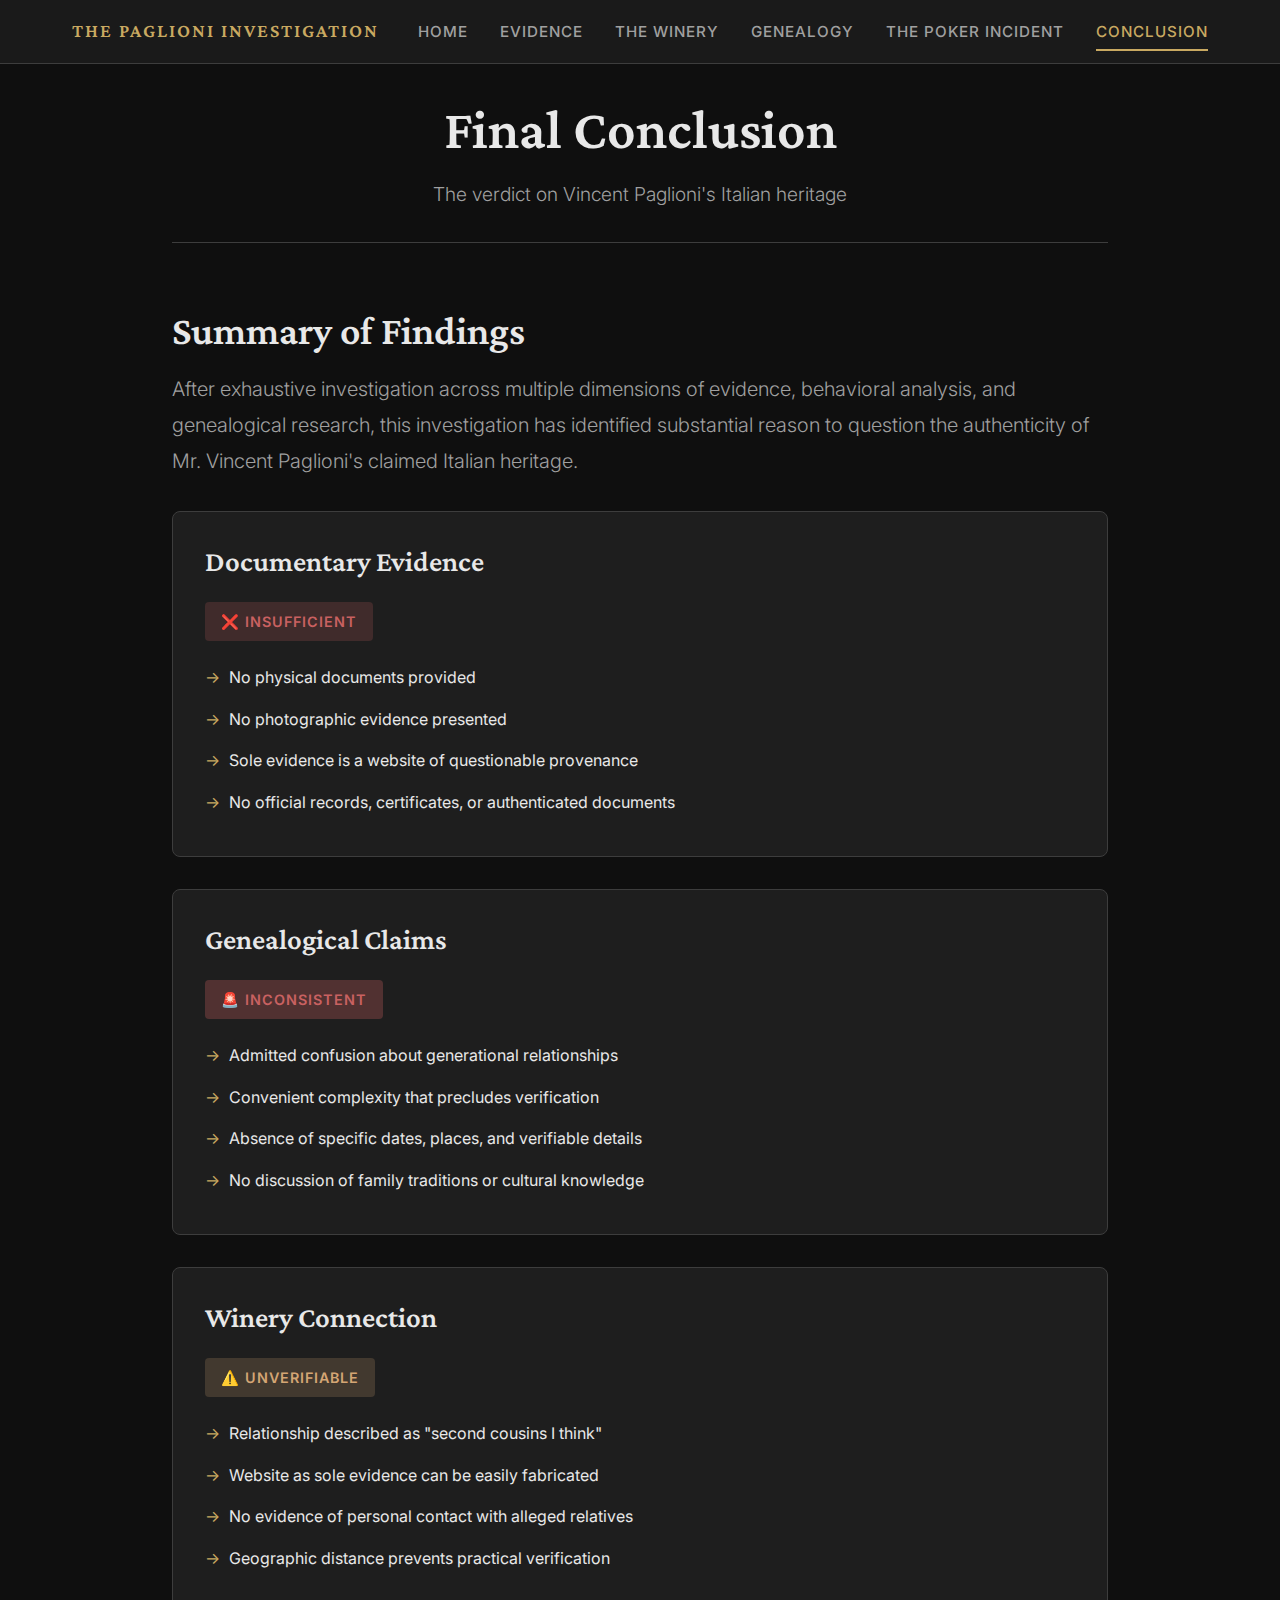
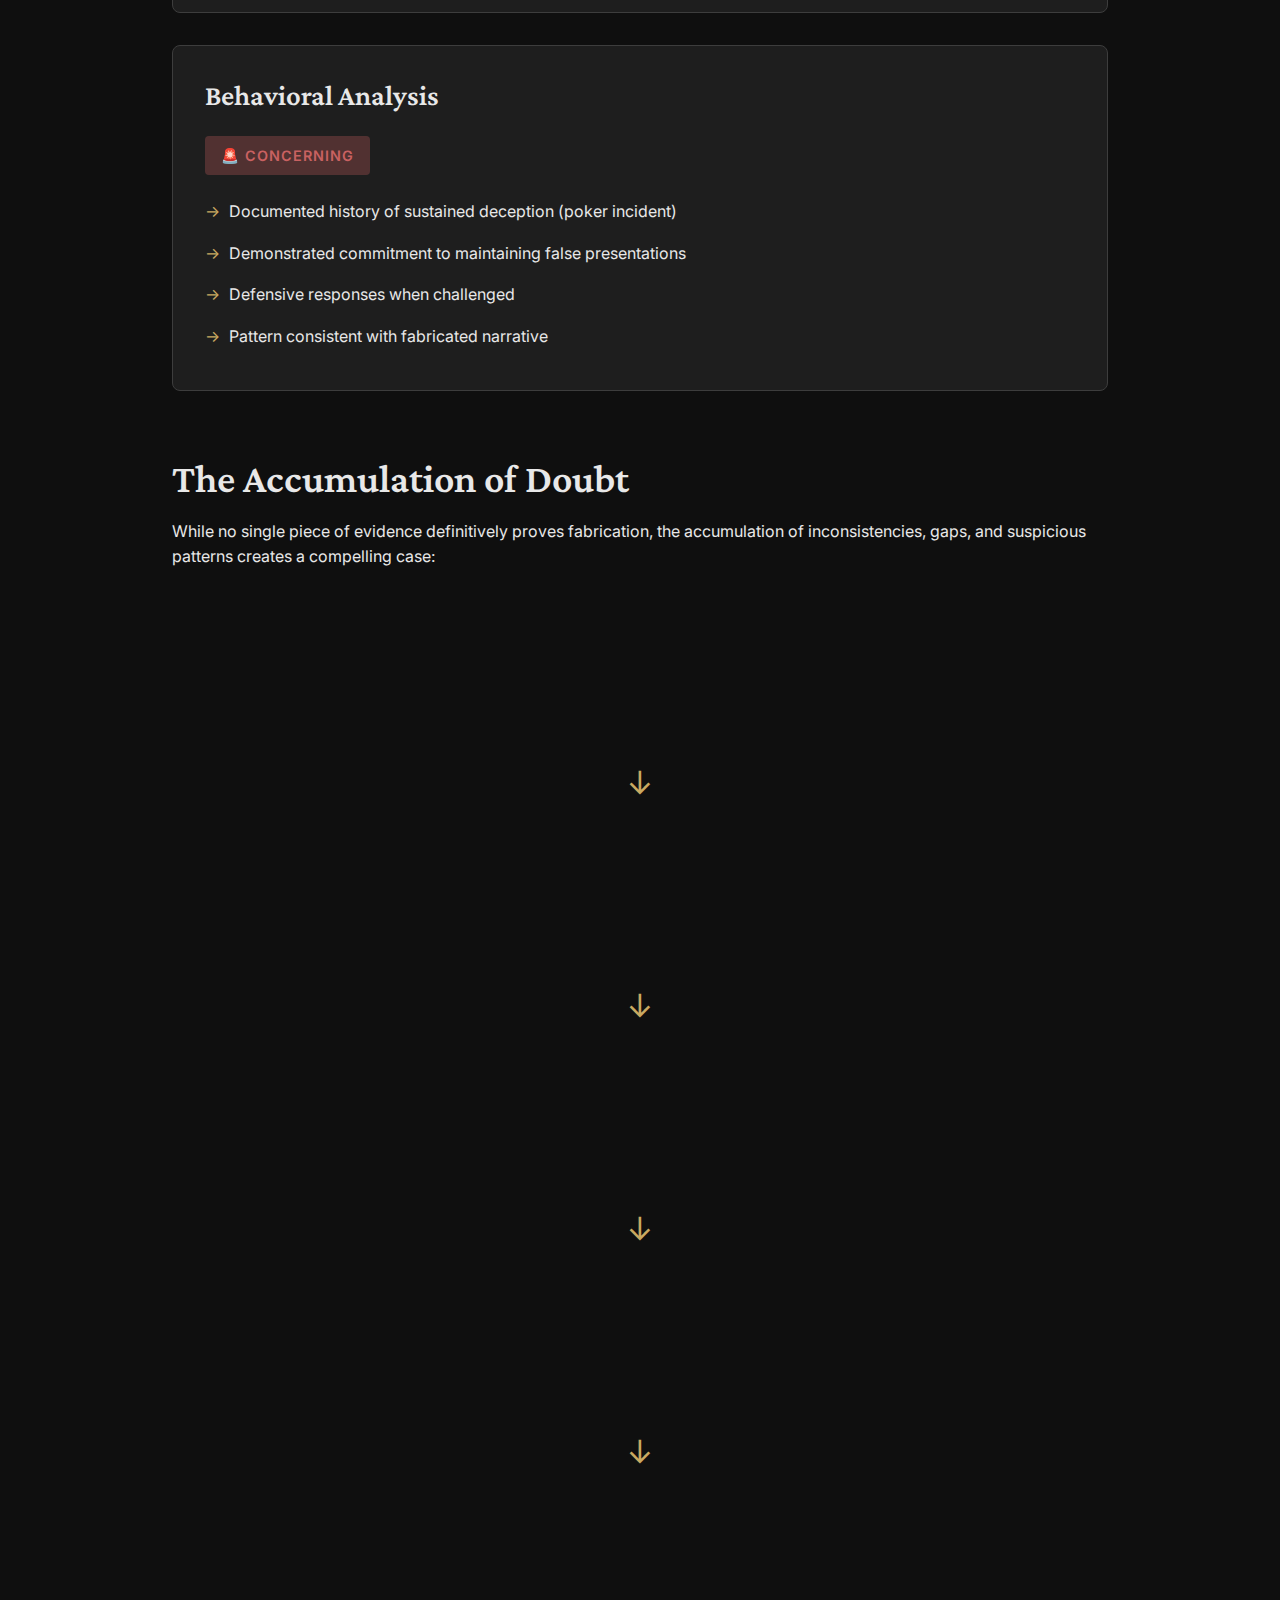
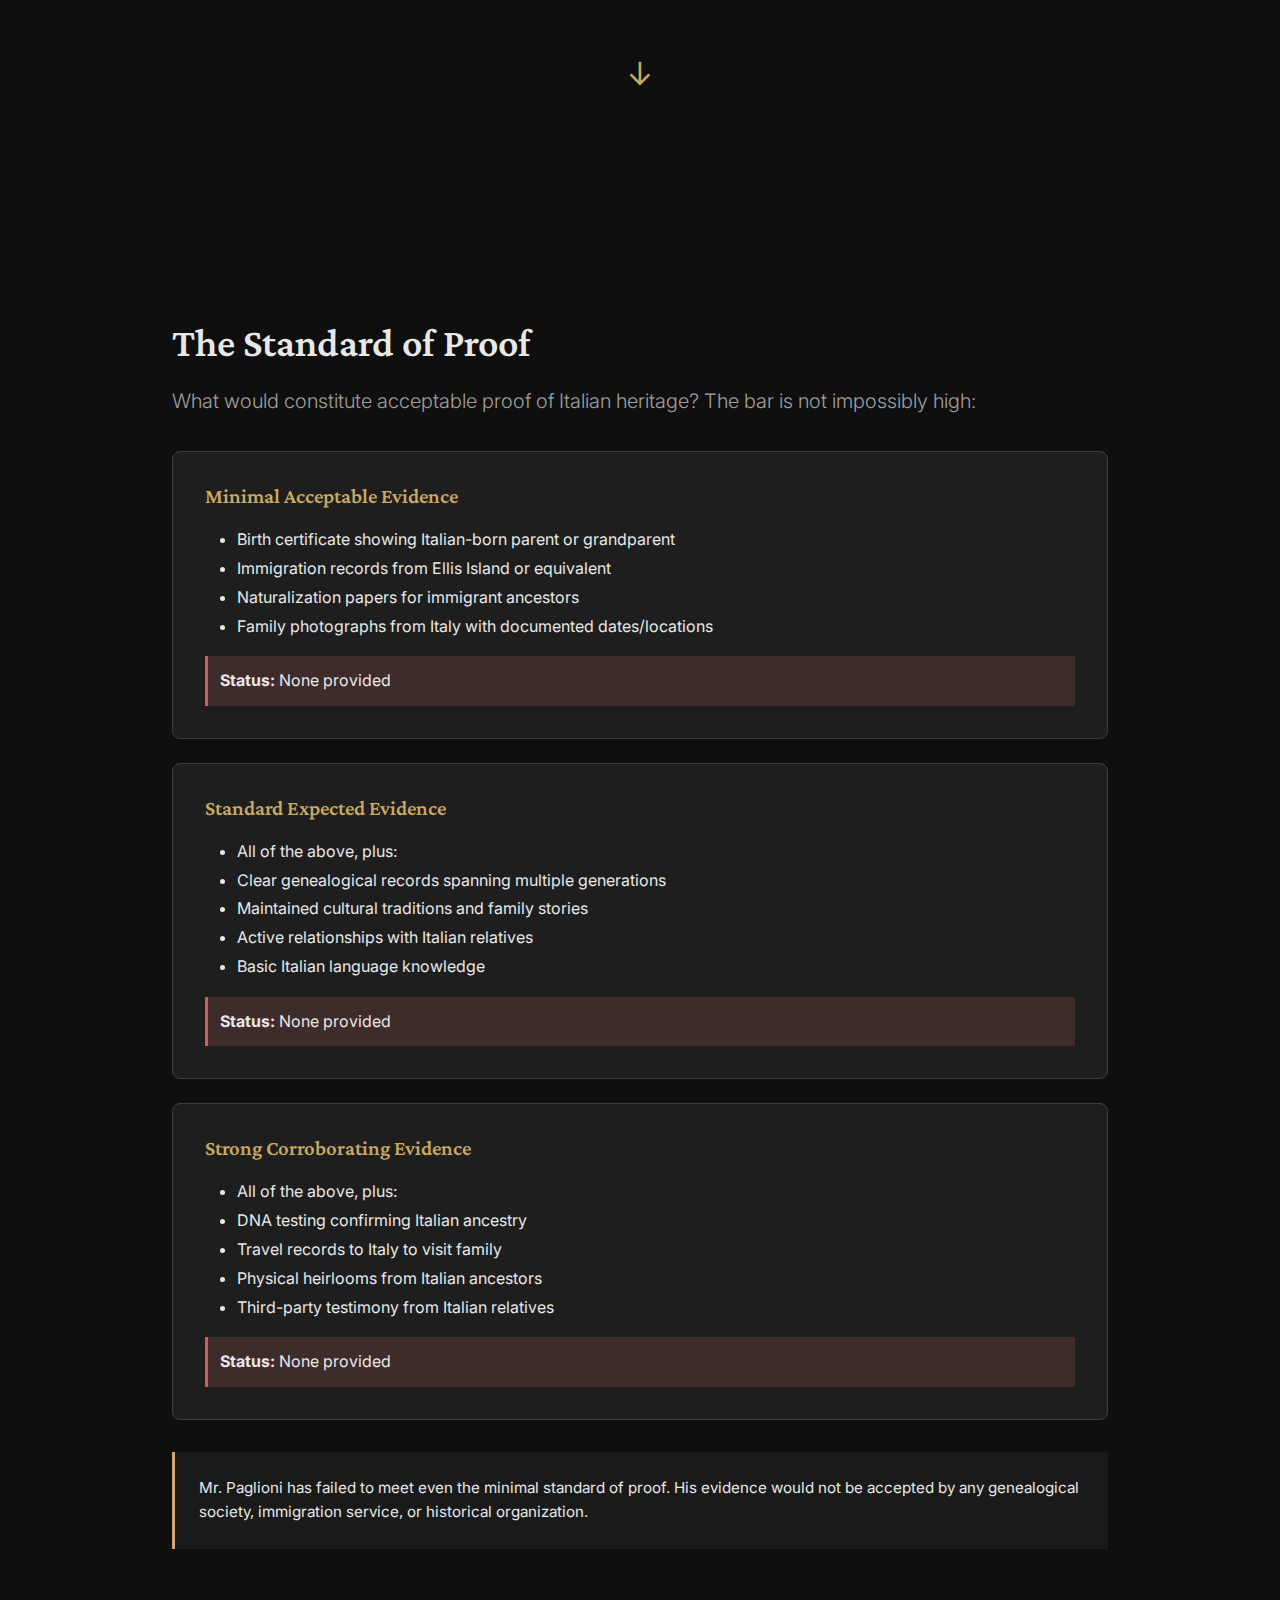
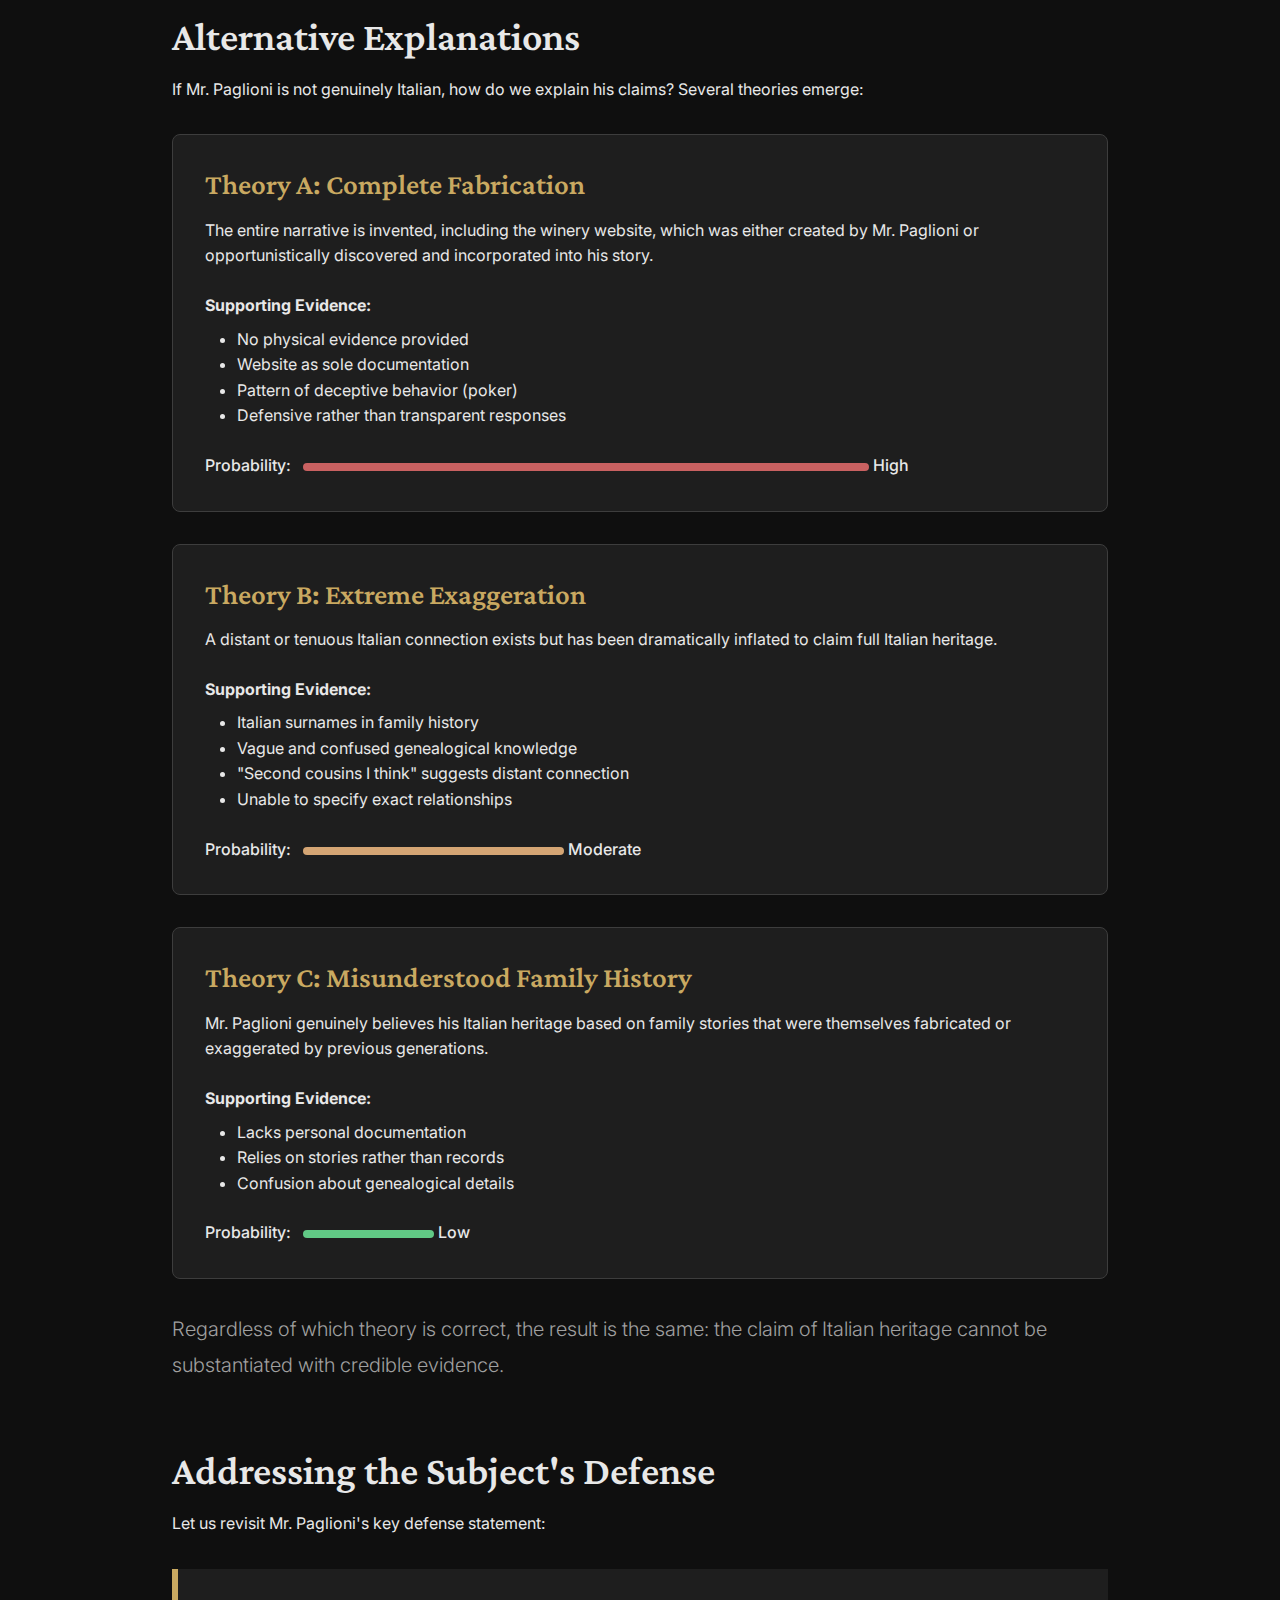
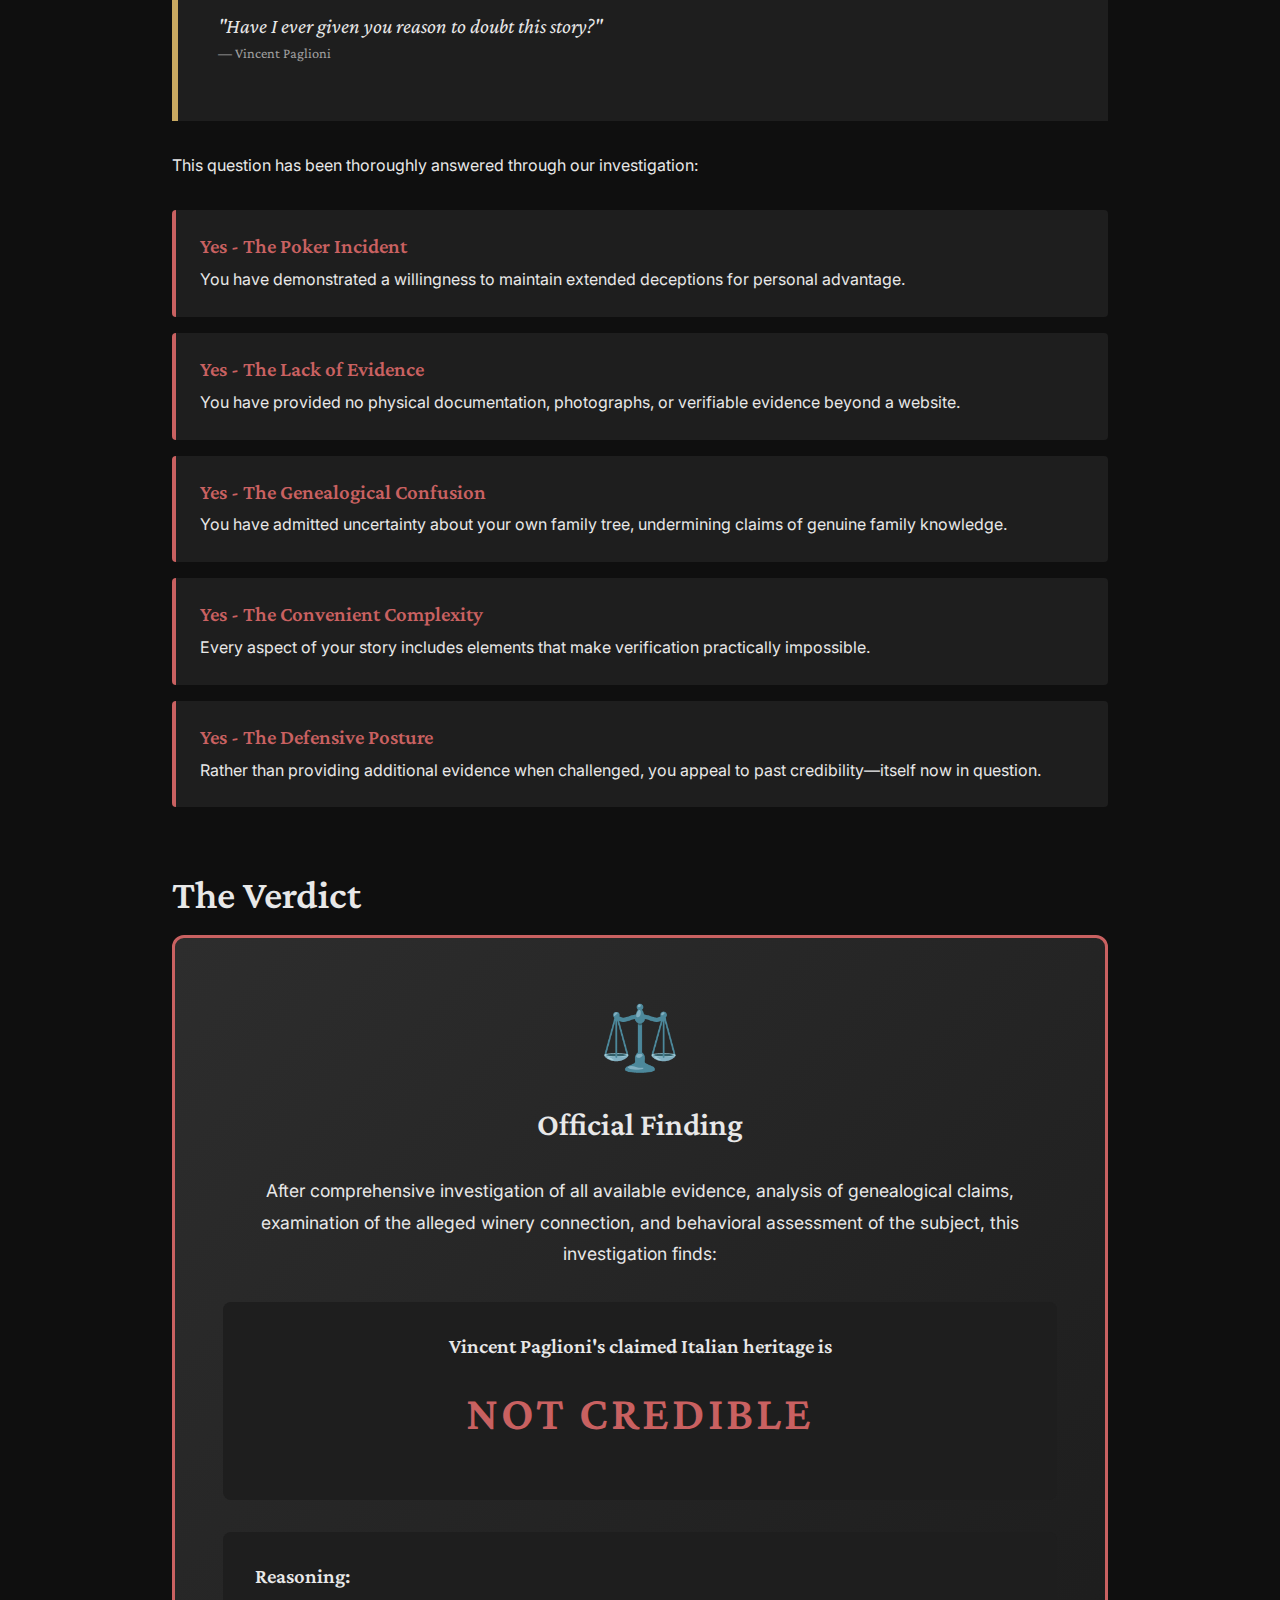
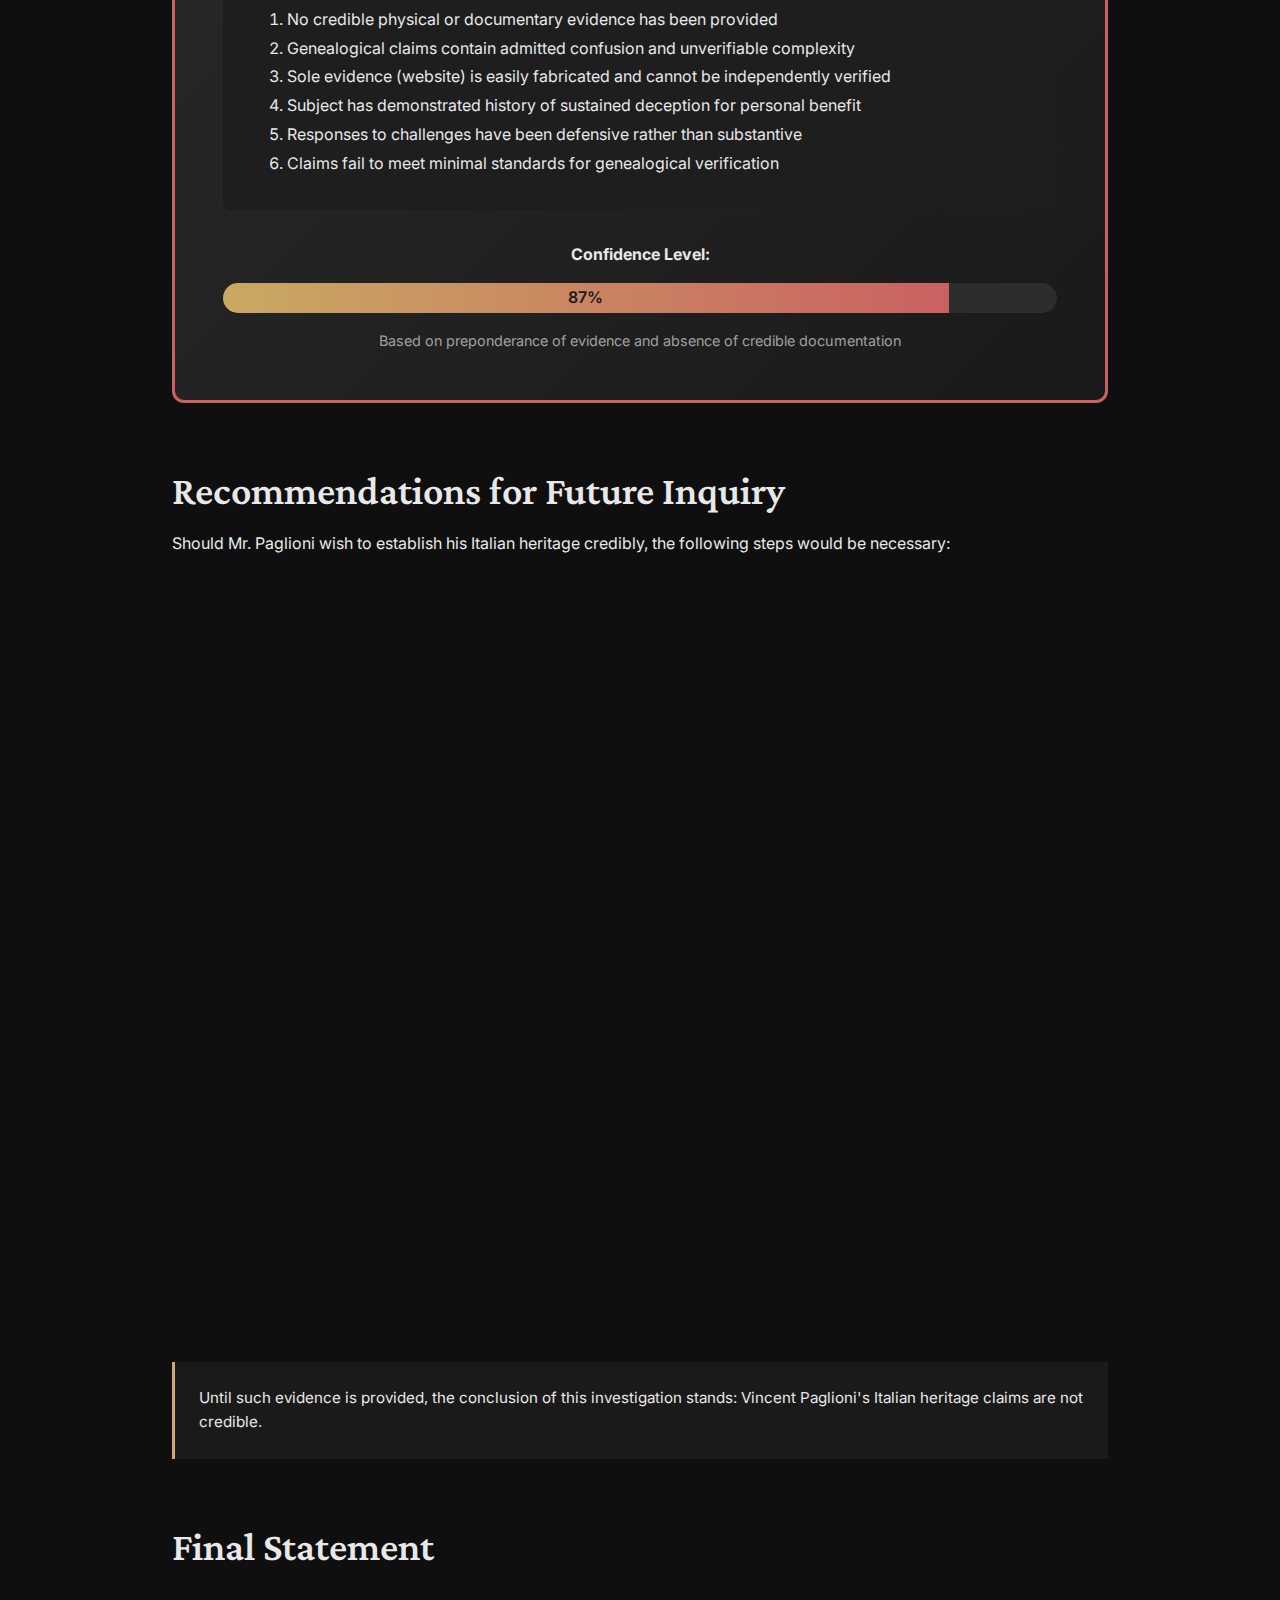
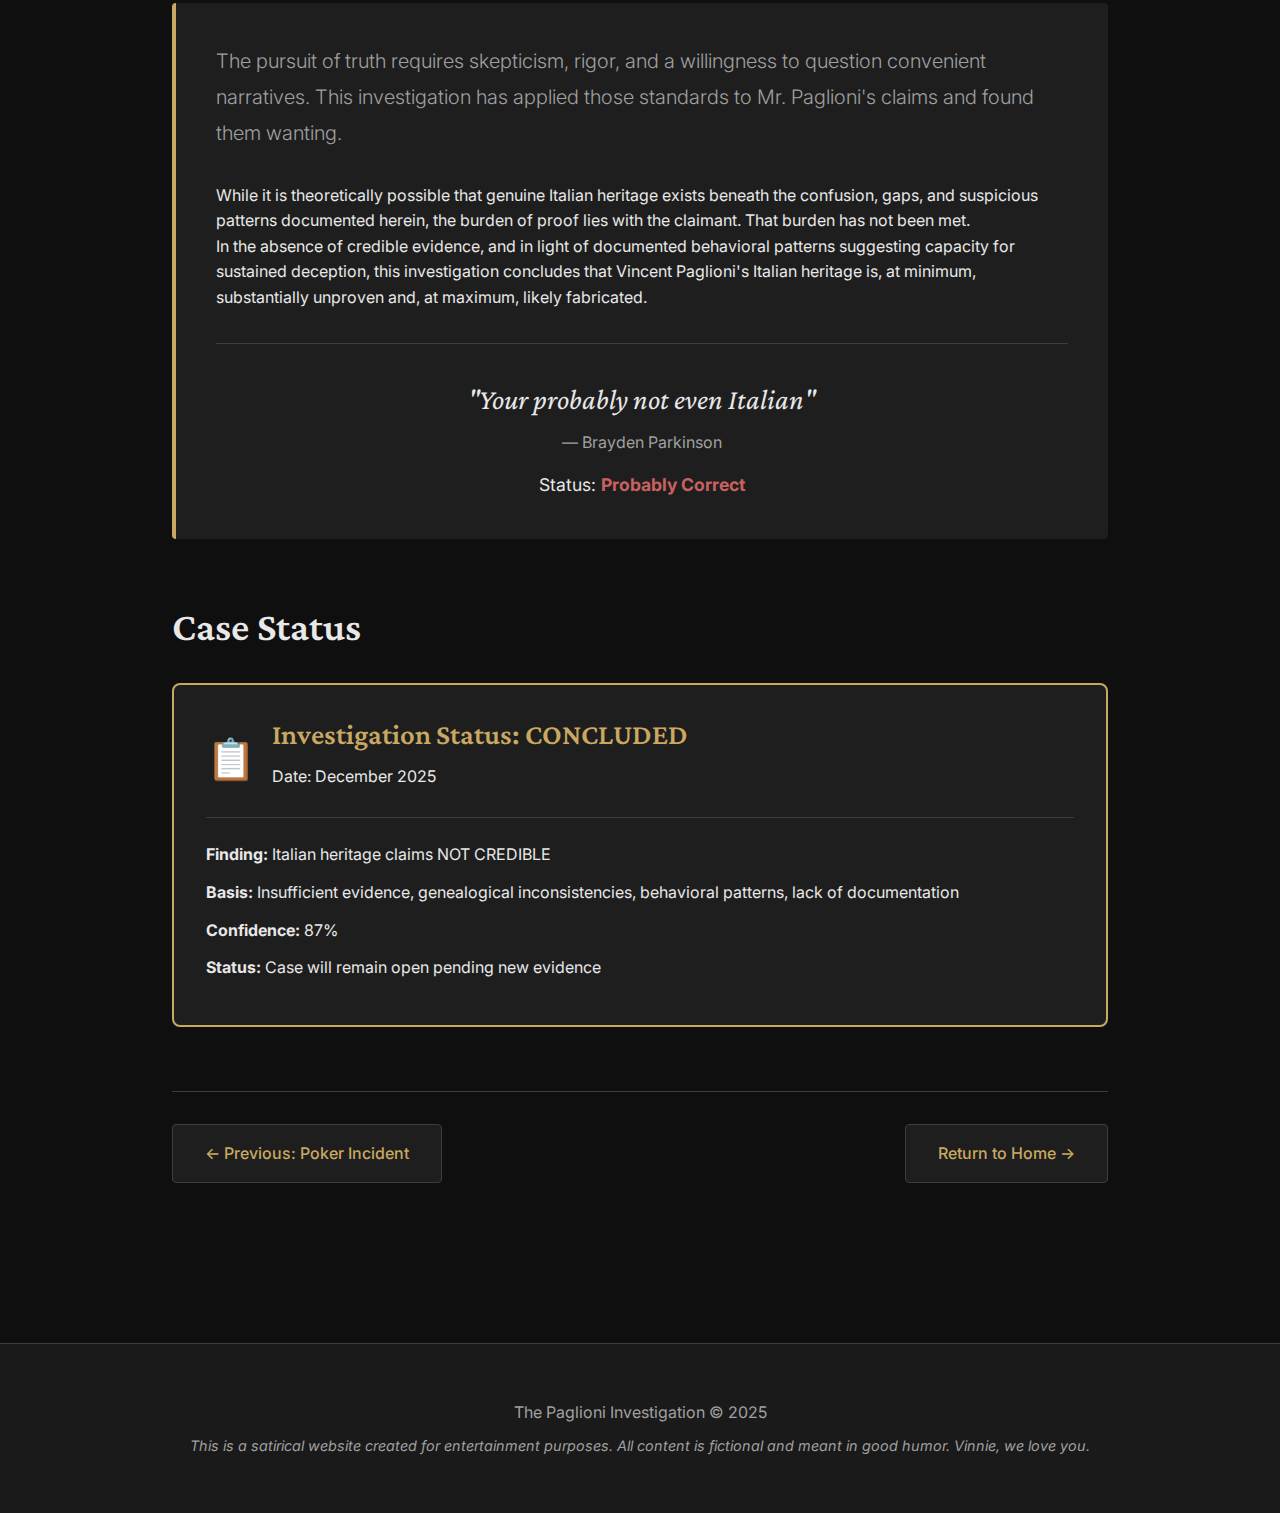
<file: conclusion.html>
<!DOCTYPE html>
<html lang="en">
<head>
    <meta charset="UTF-8">
    <meta name="viewport" content="width=device-width, initial-scale=1.0">
    <title>Conclusion | The Paglioni Investigation</title>
    <link rel="stylesheet" href="styles.css">
    <link rel="preconnect" href="https://fonts.googleapis.com">
    <link rel="preconnect" href="https://fonts.gstatic.com" crossorigin>
    <link href="https://fonts.googleapis.com/css2?family=Crimson+Pro:wght@300;400;600&family=Inter:wght@300;400;500;600&display=swap" rel="stylesheet">
</head>
<body>
    <nav class="navbar">
        <div class="nav-container">
            <div class="logo">THE PAGLIONI INVESTIGATION</div>
            <ul class="nav-menu">
                <li><a href="index.html">Home</a></li>
                <li><a href="evidence.html">Evidence</a></li>
                <li><a href="winery.html">The Winery</a></li>
                <li><a href="genealogy.html">Genealogy</a></li>
                <li><a href="poker.html">The Poker Incident</a></li>
                <li><a href="conclusion.html" class="active">Conclusion</a></li>
            </ul>
        </div>
    </nav>

    <main class="container page-content">
        <div class="page-header">
            <h1>Final Conclusion</h1>
            <p class="page-subtitle">The verdict on Vincent Paglioni's Italian heritage</p>
        </div>

        <section class="evidence-section">
            <h2>Summary of Findings</h2>
            <p class="lead">After exhaustive investigation across multiple dimensions of evidence, behavioral analysis, and genealogical research, this investigation has identified substantial reason to question the authenticity of Mr. Vincent Paglioni's claimed Italian heritage.</p>

            <div class="findings-summary">
                <div class="finding-category">
                    <h3>Documentary Evidence</h3>
                    <div class="finding-status negative">❌ INSUFFICIENT</div>
                    <ul>
                        <li>No physical documents provided</li>
                        <li>No photographic evidence presented</li>
                        <li>Sole evidence is a website of questionable provenance</li>
                        <li>No official records, certificates, or authenticated documents</li>
                    </ul>
                </div>

                <div class="finding-category">
                    <h3>Genealogical Claims</h3>
                    <div class="finding-status critical">🚨 INCONSISTENT</div>
                    <ul>
                        <li>Admitted confusion about generational relationships</li>
                        <li>Convenient complexity that precludes verification</li>
                        <li>Absence of specific dates, places, and verifiable details</li>
                        <li>No discussion of family traditions or cultural knowledge</li>
                    </ul>
                </div>

                <div class="finding-category">
                    <h3>Winery Connection</h3>
                    <div class="finding-status questionable">⚠️ UNVERIFIABLE</div>
                    <ul>
                        <li>Relationship described as "second cousins I think"</li>
                        <li>Website as sole evidence can be easily fabricated</li>
                        <li>No evidence of personal contact with alleged relatives</li>
                        <li>Geographic distance prevents practical verification</li>
                    </ul>
                </div>

                <div class="finding-category">
                    <h3>Behavioral Analysis</h3>
                    <div class="finding-status critical">🚨 CONCERNING</div>
                    <ul>
                        <li>Documented history of sustained deception (poker incident)</li>
                        <li>Demonstrated commitment to maintaining false presentations</li>
                        <li>Defensive responses when challenged</li>
                        <li>Pattern consistent with fabricated narrative</li>
                    </ul>
                </div>
            </div>
        </section>

        <section class="evidence-section">
            <h2>The Accumulation of Doubt</h2>
            <p>While no single piece of evidence definitively proves fabrication, the accumulation of inconsistencies, gaps, and suspicious patterns creates a compelling case:</p>

            <div class="doubt-progression">
                <div class="doubt-stage">
                    <div class="doubt-number">1</div>
                    <div class="doubt-content">
                        <h4>Initial Skepticism</h4>
                        <p>"Your probably not even Italian" - Brayden Parkinson</p>
                        <p class="doubt-note">The question is raised based on intuition</p>
                    </div>
                </div>
                <div class="doubt-arrow">↓</div>
                <div class="doubt-stage">
                    <div class="doubt-number">2</div>
                    <div class="doubt-content">
                        <h4>Weak Defense</h4>
                        <p>Subject provides only a website and vague genealogical claims</p>
                        <p class="doubt-note">No physical evidence or documentation offered</p>
                    </div>
                </div>
                <div class="doubt-arrow">↓</div>
                <div class="doubt-stage">
                    <div class="doubt-number">3</div>
                    <div class="doubt-content">
                        <h4>Admission of Uncertainty</h4>
                        <p>"Or maybe just my great grandfather. It's hard to follow..."</p>
                        <p class="doubt-note">Subject admits confusion about own family tree</p>
                    </div>
                </div>
                <div class="doubt-arrow">↓</div>
                <div class="doubt-stage">
                    <div class="doubt-number">4</div>
                    <div class="doubt-content">
                        <h4>Critical Observation</h4>
                        <p>"Websites can be faked"</p>
                        <p class="doubt-note">The sole evidence is called into question</p>
                    </div>
                </div>
                <div class="doubt-arrow">↓</div>
                <div class="doubt-stage">
                    <div class="doubt-number">5</div>
                    <div class="doubt-content">
                        <h4>Pattern Recognition</h4>
                        <p>"theres no telling the lengths you'd go to for the love of the game"</p>
                        <p class="doubt-note">History of sustained deception established</p>
                    </div>
                </div>
                <div class="doubt-arrow">↓</div>
                <div class="doubt-stage final">
                    <div class="doubt-number">6</div>
                    <div class="doubt-content">
                        <h4>Comprehensive Doubt</h4>
                        <p>All evidence examined, all claims scrutinized</p>
                        <p class="doubt-note">The cumulative case for skepticism is overwhelming</p>
                    </div>
                </div>
            </div>
        </section>

        <section class="evidence-section">
            <h2>The Standard of Proof</h2>
            <p class="lead">What would constitute acceptable proof of Italian heritage? The bar is not impossibly high:</p>

            <div class="proof-standards">
                <div class="standard-level">
                    <h4>Minimal Acceptable Evidence</h4>
                    <ul>
                        <li>Birth certificate showing Italian-born parent or grandparent</li>
                        <li>Immigration records from Ellis Island or equivalent</li>
                        <li>Naturalization papers for immigrant ancestors</li>
                        <li>Family photographs from Italy with documented dates/locations</li>
                    </ul>
                    <p class="standard-status"><strong>Status:</strong> None provided</p>
                </div>

                <div class="standard-level">
                    <h4>Standard Expected Evidence</h4>
                    <ul>
                        <li>All of the above, plus:</li>
                        <li>Clear genealogical records spanning multiple generations</li>
                        <li>Maintained cultural traditions and family stories</li>
                        <li>Active relationships with Italian relatives</li>
                        <li>Basic Italian language knowledge</li>
                    </ul>
                    <p class="standard-status"><strong>Status:</strong> None provided</p>
                </div>

                <div class="standard-level">
                    <h4>Strong Corroborating Evidence</h4>
                    <ul>
                        <li>All of the above, plus:</li>
                        <li>DNA testing confirming Italian ancestry</li>
                        <li>Travel records to Italy to visit family</li>
                        <li>Physical heirlooms from Italian ancestors</li>
                        <li>Third-party testimony from Italian relatives</li>
                    </ul>
                    <p class="standard-status"><strong>Status:</strong> None provided</p>
                </div>
            </div>

            <p class="analysis">Mr. Paglioni has failed to meet even the minimal standard of proof. His evidence would not be accepted by any genealogical society, immigration service, or historical organization.</p>
        </section>

        <section class="evidence-section">
            <h2>Alternative Explanations</h2>
            <p>If Mr. Paglioni is not genuinely Italian, how do we explain his claims? Several theories emerge:</p>

            <div class="theory-grid">
                <div class="theory-card">
                    <h3>Theory A: Complete Fabrication</h3>
                    <p>The entire narrative is invented, including the winery website, which was either created by Mr. Paglioni or opportunistically discovered and incorporated into his story.</p>
                    <div class="theory-support">
                        <strong>Supporting Evidence:</strong>
                        <ul>
                            <li>No physical evidence provided</li>
                            <li>Website as sole documentation</li>
                            <li>Pattern of deceptive behavior (poker)</li>
                            <li>Defensive rather than transparent responses</li>
                        </ul>
                    </div>
                    <div class="theory-probability">Probability: <span class="meter high" style="width: 65%"></span> High</div>
                </div>

                <div class="theory-card">
                    <h3>Theory B: Extreme Exaggeration</h3>
                    <p>A distant or tenuous Italian connection exists but has been dramatically inflated to claim full Italian heritage.</p>
                    <div class="theory-support">
                        <strong>Supporting Evidence:</strong>
                        <ul>
                            <li>Italian surnames in family history</li>
                            <li>Vague and confused genealogical knowledge</li>
                            <li>"Second cousins I think" suggests distant connection</li>
                            <li>Unable to specify exact relationships</li>
                        </ul>
                    </div>
                    <div class="theory-probability">Probability: <span class="meter medium" style="width: 30%"></span> Moderate</div>
                </div>

                <div class="theory-card">
                    <h3>Theory C: Misunderstood Family History</h3>
                    <p>Mr. Paglioni genuinely believes his Italian heritage based on family stories that were themselves fabricated or exaggerated by previous generations.</p>
                    <div class="theory-support">
                        <strong>Supporting Evidence:</strong>
                        <ul>
                            <li>Lacks personal documentation</li>
                            <li>Relies on stories rather than records</li>
                            <li>Confusion about genealogical details</li>
                        </ul>
                    </div>
                    <div class="theory-probability">Probability: <span class="meter low" style="width: 15%"></span> Low</div>
                </div>
            </div>

            <p class="lead">Regardless of which theory is correct, the result is the same: the claim of Italian heritage cannot be substantiated with credible evidence.</p>
        </section>

        <section class="evidence-section">
            <h2>Addressing the Subject's Defense</h2>
            <p>Let us revisit Mr. Paglioni's key defense statement:</p>

            <div class="quote-box featured">
                <blockquote>
                    "Have I ever given you reason to doubt this story?"
                    <footer>— Vincent Paglioni</footer>
                </blockquote>
            </div>

            <p>This question has been thoroughly answered through our investigation:</p>

            <div class="defense-rebuttal">
                <div class="rebuttal-point">
                    <h4>Yes - The Poker Incident</h4>
                    <p>You have demonstrated a willingness to maintain extended deceptions for personal advantage.</p>
                </div>
                <div class="rebuttal-point">
                    <h4>Yes - The Lack of Evidence</h4>
                    <p>You have provided no physical documentation, photographs, or verifiable evidence beyond a website.</p>
                </div>
                <div class="rebuttal-point">
                    <h4>Yes - The Genealogical Confusion</h4>
                    <p>You have admitted uncertainty about your own family tree, undermining claims of genuine family knowledge.</p>
                </div>
                <div class="rebuttal-point">
                    <h4>Yes - The Convenient Complexity</h4>
                    <p>Every aspect of your story includes elements that make verification practically impossible.</p>
                </div>
                <div class="rebuttal-point">
                    <h4>Yes - The Defensive Posture</h4>
                    <p>Rather than providing additional evidence when challenged, you appeal to past credibility—itself now in question.</p>
                </div>
            </div>
        </section>

        <section class="evidence-section verdict-section">
            <h2>The Verdict</h2>
            
            <div class="verdict-box">
                <div class="verdict-icon">⚖️</div>
                <h3>Official Finding</h3>
                <p class="verdict-statement">After comprehensive investigation of all available evidence, analysis of genealogical claims, examination of the alleged winery connection, and behavioral assessment of the subject, this investigation finds:</p>
                
                <div class="verdict-conclusion">
                    <h4>Vincent Paglioni's claimed Italian heritage is</h4>
                    <div class="verdict-result">NOT CREDIBLE</div>
                </div>

                <div class="verdict-reasoning">
                    <h4>Reasoning:</h4>
                    <ol>
                        <li>No credible physical or documentary evidence has been provided</li>
                        <li>Genealogical claims contain admitted confusion and unverifiable complexity</li>
                        <li>Sole evidence (website) is easily fabricated and cannot be independently verified</li>
                        <li>Subject has demonstrated history of sustained deception for personal benefit</li>
                        <li>Responses to challenges have been defensive rather than substantive</li>
                        <li>Claims fail to meet minimal standards for genealogical verification</li>
                    </ol>
                </div>

                <div class="verdict-confidence">
                    <strong>Confidence Level:</strong>
                    <div class="confidence-bar">
                        <div class="confidence-fill" style="width: 87%">87%</div>
                    </div>
                    <p class="confidence-note">Based on preponderance of evidence and absence of credible documentation</p>
                </div>
            </div>
        </section>

        <section class="evidence-section">
            <h2>Recommendations for Future Inquiry</h2>
            <p>Should Mr. Paglioni wish to establish his Italian heritage credibly, the following steps would be necessary:</p>

            <div class="recommendations">
                <div class="recommendation">
                    <span class="rec-number">1</span>
                    <div class="rec-content">
                        <h4>Provide Physical Documentation</h4>
                        <p>Birth certificates, immigration records, naturalization papers, or other official documents establishing Italian ancestry.</p>
                    </div>
                </div>
                <div class="recommendation">
                    <span class="rec-number">2</span>
                    <div class="rec-content">
                        <h4>Obtain DNA Testing</h4>
                        <p>Independent genetic testing from recognized services (23andMe, AncestryDNA, etc.) confirming Italian genetic heritage.</p>
                    </div>
                </div>
                <div class="recommendation">
                    <span class="rec-number">3</span>
                    <div class="rec-content">
                        <h4>Establish Direct Contact</h4>
                        <p>Verifiable communication with alleged Italian relatives, including video calls or documented correspondence.</p>
                    </div>
                </div>
                <div class="recommendation">
                    <span class="rec-number">4</span>
                    <div class="rec-content">
                        <h4>Provide Photographic Evidence</h4>
                        <p>Family photographs from Italy with proper documentation and dating, showing clear generational connections.</p>
                    </div>
                </div>
                <div class="recommendation">
                    <span class="rec-number">5</span>
                    <div class="rec-content">
                        <h4>Clarify Genealogical Records</h4>
                        <p>Resolve all confusion about generational relationships with specific dates, names, and relationships clearly documented.</p>
                    </div>
                </div>
            </div>

            <p class="analysis">Until such evidence is provided, the conclusion of this investigation stands: Vincent Paglioni's Italian heritage claims are not credible.</p>
        </section>

        <section class="evidence-section">
            <h2>Final Statement</h2>
            <div class="final-statement">
                <p class="lead">The pursuit of truth requires skepticism, rigor, and a willingness to question convenient narratives. This investigation has applied those standards to Mr. Paglioni's claims and found them wanting.</p>

                <p>While it is theoretically possible that genuine Italian heritage exists beneath the confusion, gaps, and suspicious patterns documented herein, the burden of proof lies with the claimant. That burden has not been met.</p>

                <p>In the absence of credible evidence, and in light of documented behavioral patterns suggesting capacity for sustained deception, this investigation concludes that Vincent Paglioni's Italian heritage is, at minimum, substantially unproven and, at maximum, likely fabricated.</p>

                <div class="closing-quote">
                    <p>"Your probably not even Italian"</p>
                    <footer>— Brayden Parkinson</footer>
                    <p class="quote-status">Status: <strong>Probably Correct</strong></p>
                </div>
            </div>
        </section>

        <section class="evidence-section">
            <h2>Case Status</h2>
            <div class="case-status-box">
                <div class="status-header">
                    <span class="status-icon">📋</span>
                    <div>
                        <h3>Investigation Status: CONCLUDED</h3>
                        <p>Date: December 2025</p>
                    </div>
                </div>
                <p><strong>Finding:</strong> Italian heritage claims NOT CREDIBLE</p>
                <p><strong>Basis:</strong> Insufficient evidence, genealogical inconsistencies, behavioral patterns, lack of documentation</p>
                <p><strong>Confidence:</strong> 87%</p>
                <p><strong>Status:</strong> Case will remain open pending new evidence</p>
            </div>
        </section>

        <div class="page-navigation">
            <a href="poker.html" class="nav-btn">← Previous: Poker Incident</a>
            <a href="index.html" class="nav-btn">Return to Home →</a>
        </div>
    </main>

    <footer class="footer">
        <div class="footer-content">
            <p>The Paglioni Investigation © 2025</p>
            <p class="disclaimer">This is a satirical website created for entertainment purposes. All content is fictional and meant in good humor. Vinnie, we love you.</p>
        </div>
    </footer>

    <script src="script.js"></script>
</body>
</html>
</file>
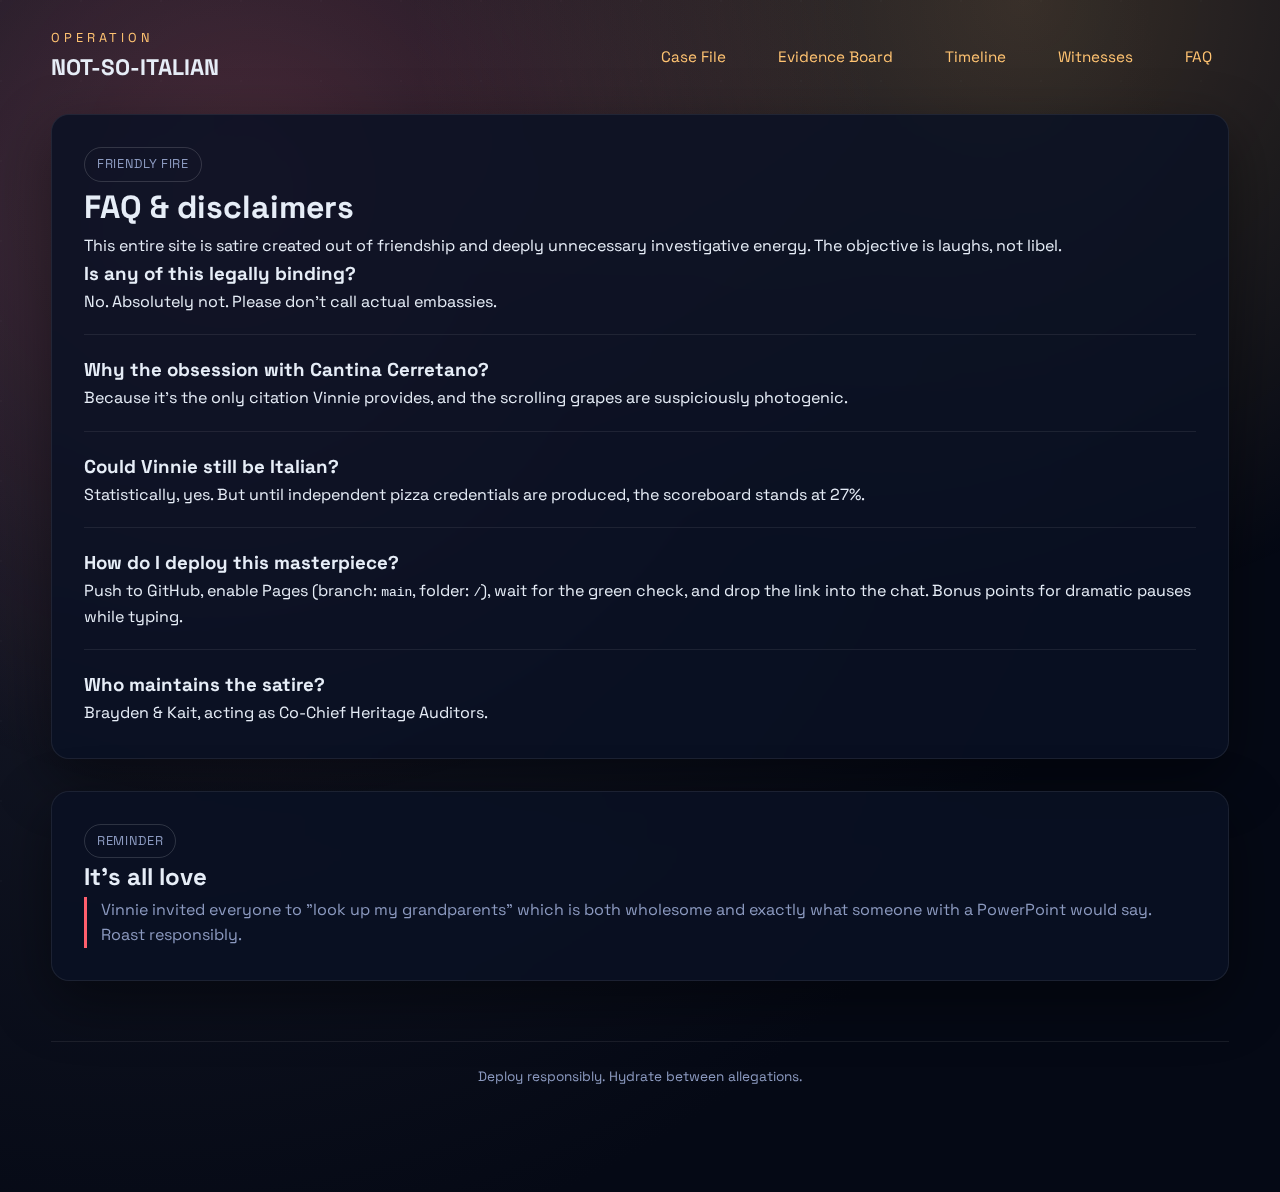
<file: faq.html>
<!DOCTYPE html>
<html lang="en">
  <head>
    <meta charset="UTF-8" />
    <meta name="viewport" content="width=device-width, initial-scale=1.0" />
    <title>Operation Not-So-Italian | FAQ</title>
    <meta
      name="description"
      content="Frequently asked questions, disclaimers, and deployment steps for the satirical case against Vinnie Paglioni's alleged Italian roots."
    />
    <link rel="preconnect" href="https://fonts.googleapis.com" />
    <link rel="preconnect" href="https://fonts.gstatic.com" crossorigin />
    <link
      href="https://fonts.googleapis.com/css2?family=Space+Grotesk:wght@400;500;600;700&display=swap"
      rel="stylesheet"
    />
    <link rel="stylesheet" href="assets/css/styles.css" />
  </head>
  <body data-page="faq">
    <div class="site-shell">
      <header class="site-header">
        <div class="brand">
          <span>Operation</span>
          <strong>Not-So-Italian</strong>
        </div>
        <nav>
          <ul>
            <li><a href="index.html" data-page="home">Case File</a></li>
            <li><a href="evidence.html" data-page="evidence">Evidence Board</a></li>
            <li><a href="timeline.html" data-page="timeline">Timeline</a></li>
            <li><a href="witnesses.html" data-page="witnesses">Witnesses</a></li>
            <li><a href="faq.html" data-page="faq">FAQ</a></li>
          </ul>
        </nav>
      </header>

      <main>
        <section class="panel">
          <header>
            <small class="badge">Friendly Fire</small>
            <h1>FAQ & disclaimers</h1>
            <p>
              This entire site is satire created out of friendship and deeply unnecessary
              investigative energy. The objective is laughs, not libel.
            </p>
          </header>
          <div class="faq-item">
            <h3>Is any of this legally binding?</h3>
            <p>No. Absolutely not. Please don't call actual embassies.</p>
          </div>
          <div class="faq-item">
            <h3>Why the obsession with Cantina Cerretano?</h3>
            <p>
              Because it's the only citation Vinnie provides, and the scrolling grapes are
              suspiciously photogenic.
            </p>
          </div>
          <div class="faq-item">
            <h3>Could Vinnie still be Italian?</h3>
            <p>
              Statistically, yes. But until independent pizza credentials are produced, the
              scoreboard stands at 27%.
            </p>
          </div>
          <div class="faq-item">
            <h3>How do I deploy this masterpiece?</h3>
            <p>
              Push to GitHub, enable Pages (branch: <code>main</code>, folder: <code>/</code>), wait
              for the green check, and drop the link into the chat. Bonus points for dramatic
              pauses while typing.
            </p>
          </div>
          <div class="faq-item">
            <h3>Who maintains the satire?</h3>
            <p>Brayden & Kait, acting as Co-Chief Heritage Auditors.</p>
          </div>
        </section>

        <section class="panel">
          <header>
            <small class="badge">Reminder</small>
            <h2>It's all love</h2>
          </header>
          <p class="callout">
            Vinnie invited everyone to "look up my grandparents" which is both wholesome and
            exactly what someone with a PowerPoint would say. Roast responsibly.
          </p>
        </section>
      </main>

      <footer>
        <p>Deploy responsibly. Hydrate between allegations.</p>
      </footer>
    </div>
    <script src="assets/js/main.js" defer></script>
  </body>
</html>
</file>
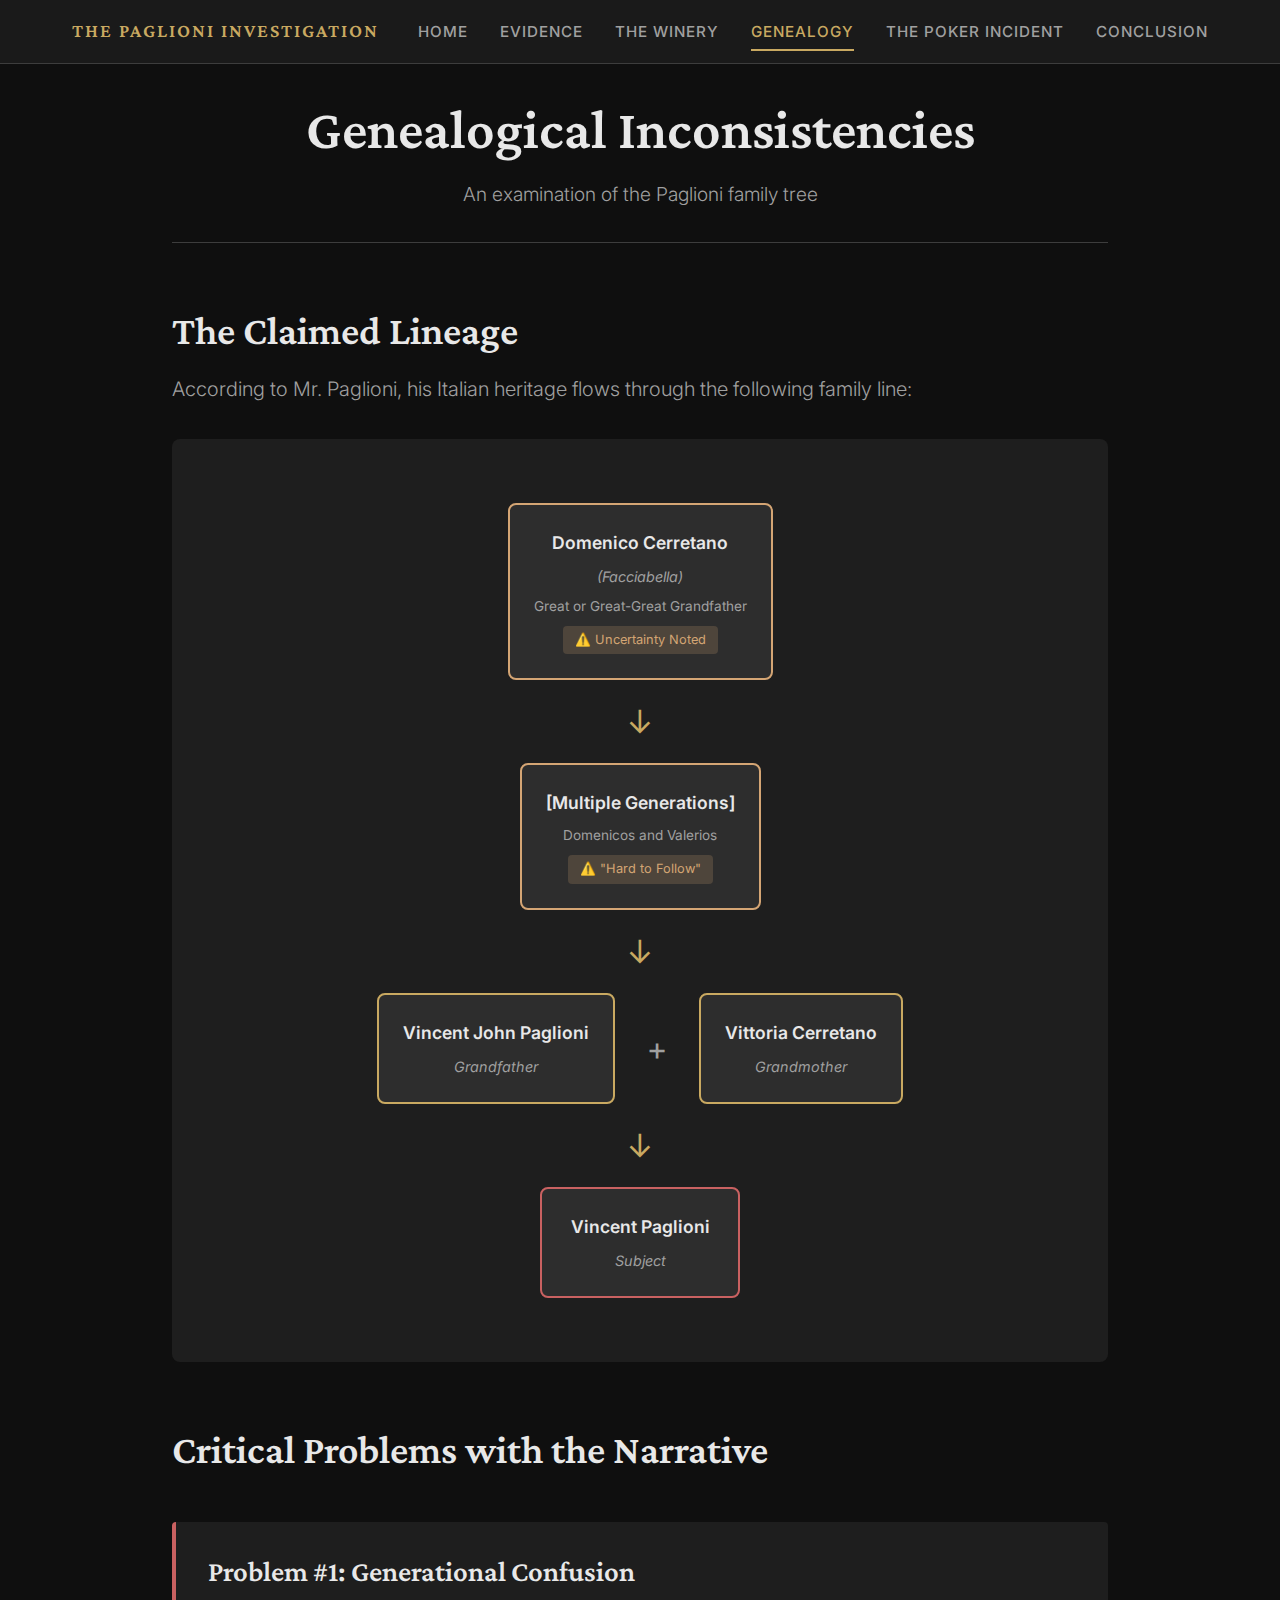
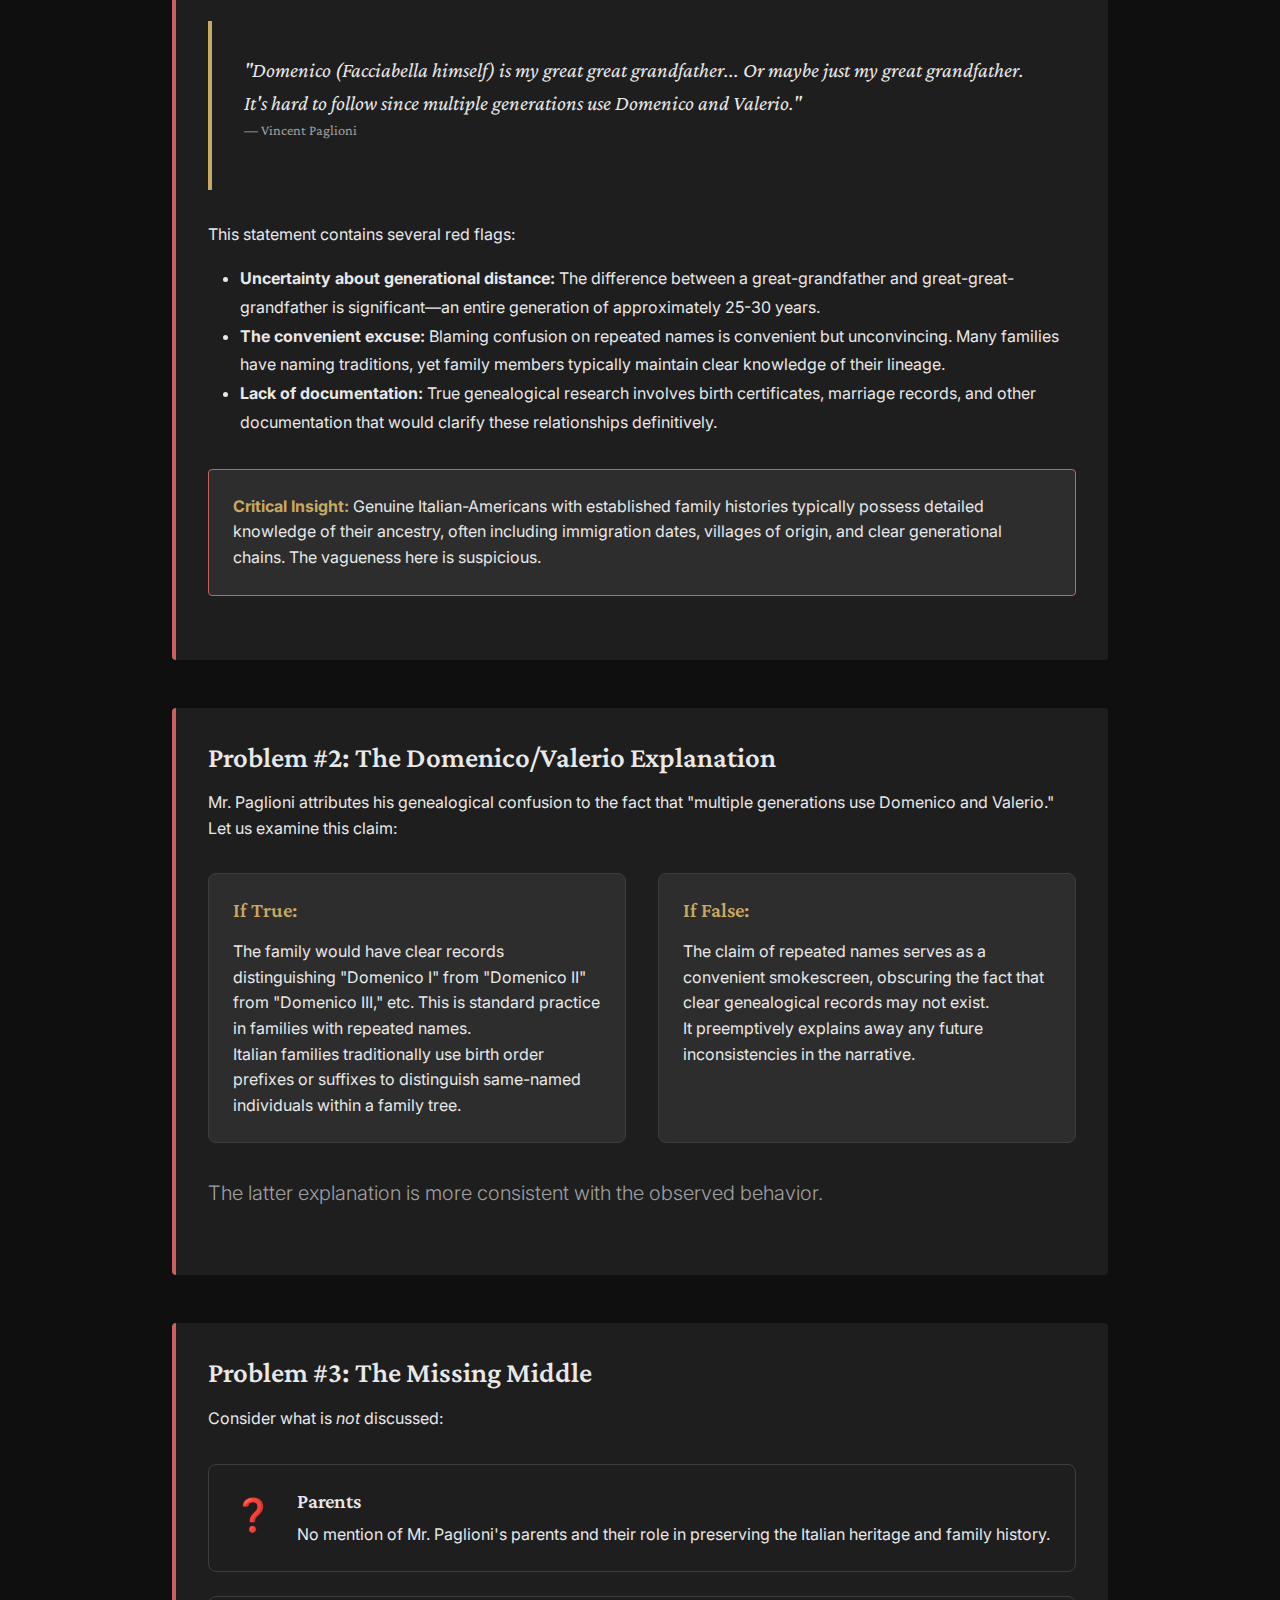
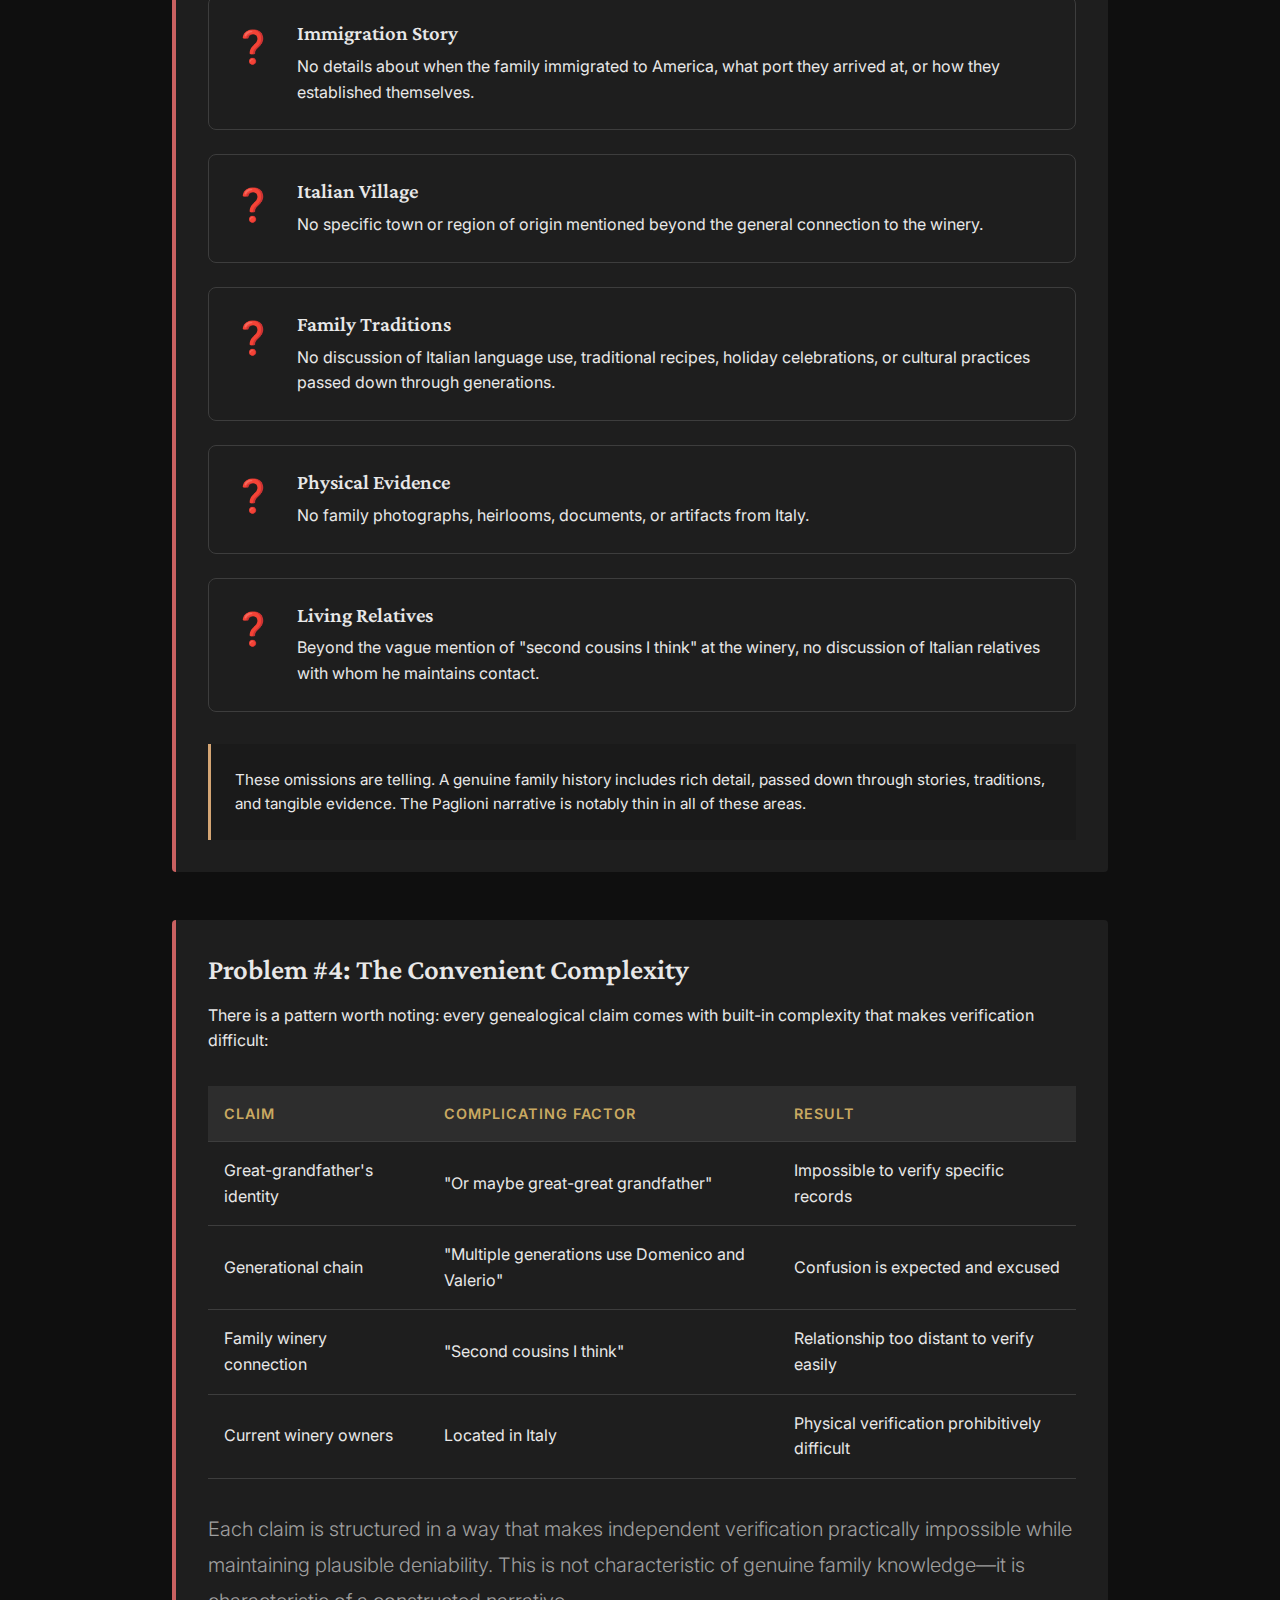
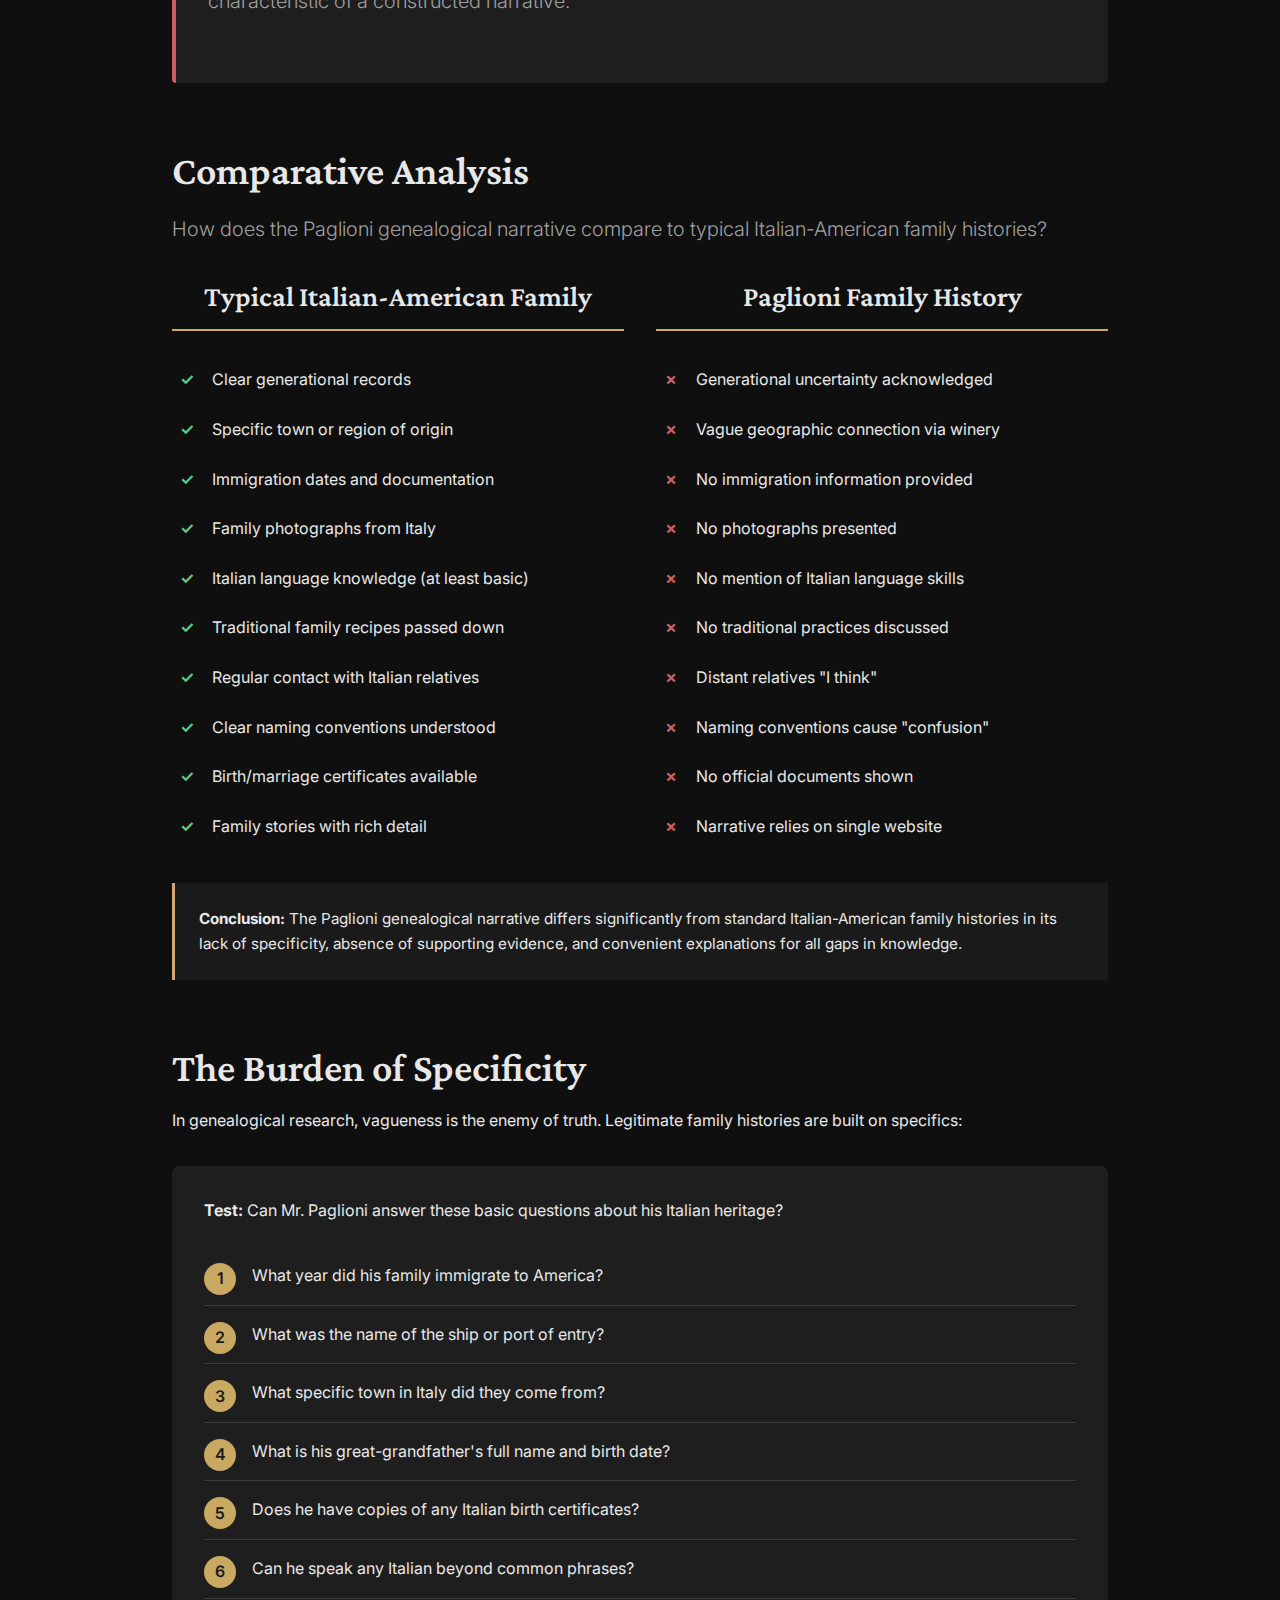
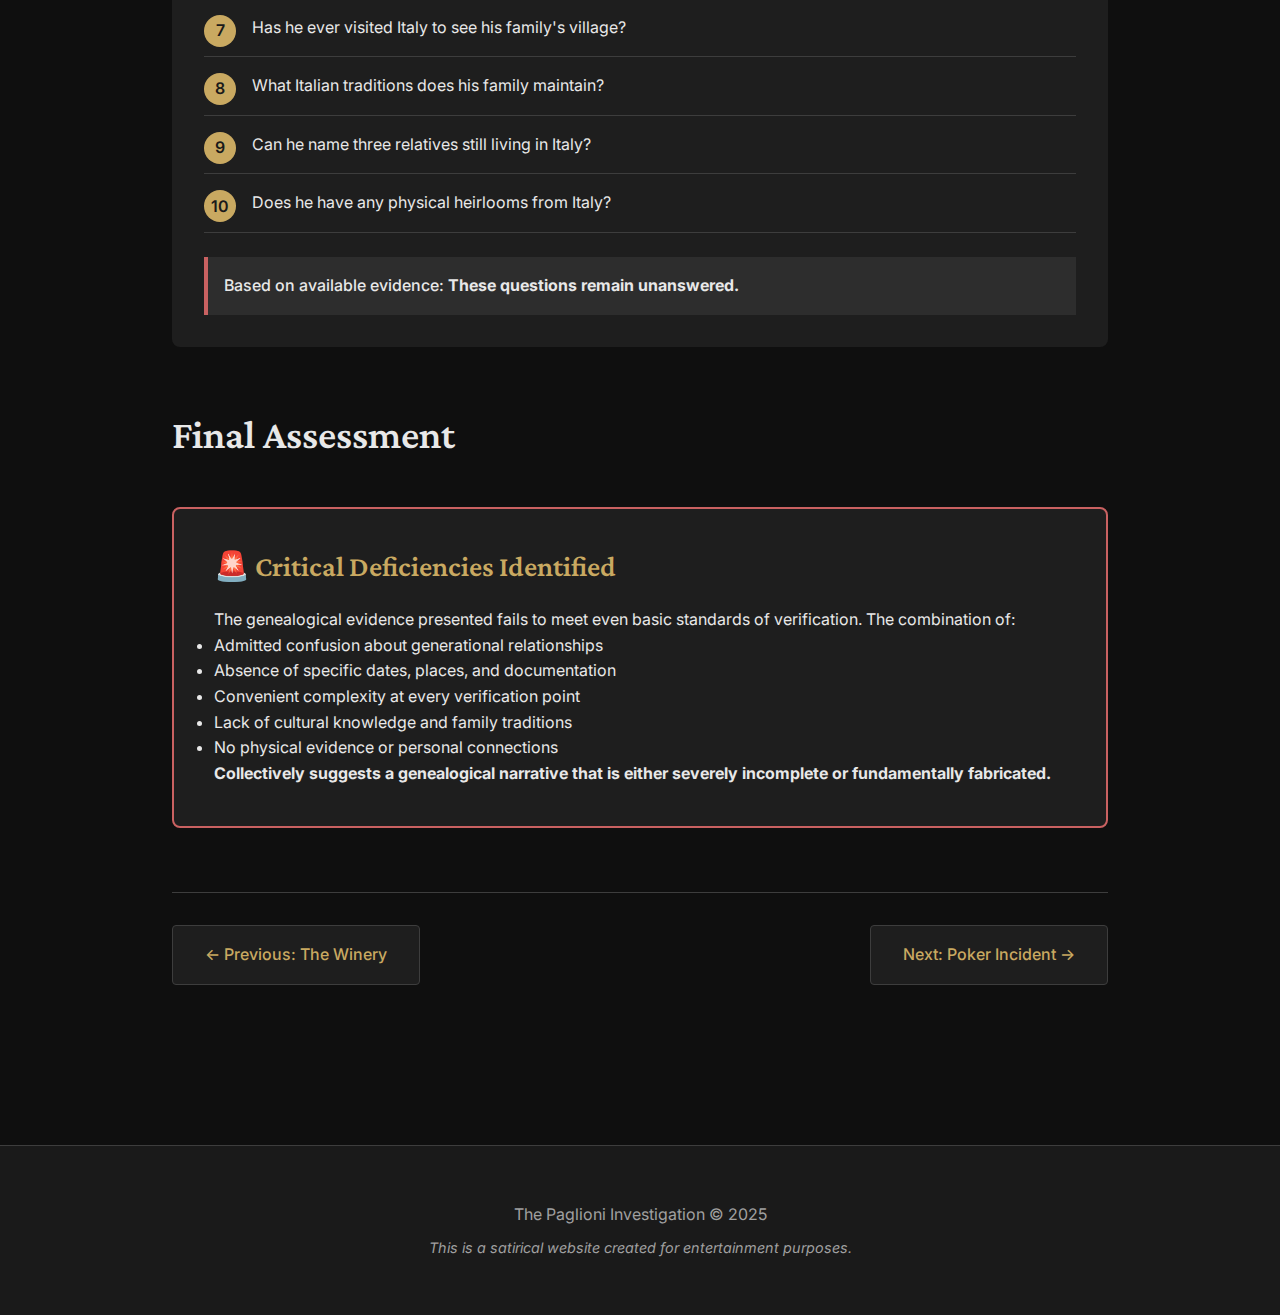
<file: genealogy.html>
<!DOCTYPE html>
<html lang="en">
<head>
    <meta charset="UTF-8">
    <meta name="viewport" content="width=device-width, initial-scale=1.0">
    <title>Genealogical Analysis | The Paglioni Investigation</title>
    <link rel="stylesheet" href="styles.css">
    <link rel="preconnect" href="https://fonts.googleapis.com">
    <link rel="preconnect" href="https://fonts.gstatic.com" crossorigin>
    <link href="https://fonts.googleapis.com/css2?family=Crimson+Pro:wght@300;400;600&family=Inter:wght@300;400;500;600&display=swap" rel="stylesheet">
</head>
<body>
    <nav class="navbar">
        <div class="nav-container">
            <div class="logo">THE PAGLIONI INVESTIGATION</div>
            <ul class="nav-menu">
                <li><a href="index.html">Home</a></li>
                <li><a href="evidence.html">Evidence</a></li>
                <li><a href="winery.html">The Winery</a></li>
                <li><a href="genealogy.html" class="active">Genealogy</a></li>
                <li><a href="poker.html">The Poker Incident</a></li>
                <li><a href="conclusion.html">Conclusion</a></li>
            </ul>
        </div>
    </nav>

    <main class="container page-content">
        <div class="page-header">
            <h1>Genealogical Inconsistencies</h1>
            <p class="page-subtitle">An examination of the Paglioni family tree</p>
        </div>

        <section class="evidence-section">
            <h2>The Claimed Lineage</h2>
            <p class="lead">According to Mr. Paglioni, his Italian heritage flows through the following family line:</p>
            
            <div class="family-tree">
                <div class="tree-level">
                    <div class="tree-person unknown">
                        <div class="person-name">Domenico Cerretano</div>
                        <div class="person-relation">(Facciabella)</div>
                        <div class="person-detail">Great or Great-Great Grandfather</div>
                        <div class="uncertainty-badge">⚠️ Uncertainty Noted</div>
                    </div>
                </div>
                <div class="tree-connector">↓</div>
                <div class="tree-level">
                    <div class="tree-person unknown">
                        <div class="person-name">[Multiple Generations]</div>
                        <div class="person-detail">Domenicos and Valerios</div>
                        <div class="uncertainty-badge">⚠️ "Hard to Follow"</div>
                    </div>
                </div>
                <div class="tree-connector">↓</div>
                <div class="tree-level">
                    <div class="tree-person claimed">
                        <div class="person-name">Vincent John Paglioni</div>
                        <div class="person-relation">Grandfather</div>
                    </div>
                    <div class="tree-plus">+</div>
                    <div class="tree-person claimed">
                        <div class="person-name">Vittoria Cerretano</div>
                        <div class="person-relation">Grandmother</div>
                    </div>
                </div>
                <div class="tree-connector">↓</div>
                <div class="tree-level">
                    <div class="tree-person subject">
                        <div class="person-name">Vincent Paglioni</div>
                        <div class="person-relation">Subject</div>
                    </div>
                </div>
            </div>
        </section>

        <section class="evidence-section">
            <h2>Critical Problems with the Narrative</h2>

            <div class="problem-section">
                <h3>Problem #1: Generational Confusion</h3>
                <div class="quote-box">
                    <blockquote>
                        "Domenico (Facciabella himself) is my great great grandfather... Or maybe just my great grandfather. It's hard to follow since multiple generations use Domenico and Valerio."
                        <footer>— Vincent Paglioni</footer>
                    </blockquote>
                </div>
                
                <p>This statement contains several red flags:</p>
                <ul>
                    <li><strong>Uncertainty about generational distance:</strong> The difference between a great-grandfather and great-great-grandfather is significant—an entire generation of approximately 25-30 years.</li>
                    <li><strong>The convenient excuse:</strong> Blaming confusion on repeated names is convenient but unconvincing. Many families have naming traditions, yet family members typically maintain clear knowledge of their lineage.</li>
                    <li><strong>Lack of documentation:</strong> True genealogical research involves birth certificates, marriage records, and other documentation that would clarify these relationships definitively.</li>
                </ul>

                <div class="insight-box critical">
                    <strong>Critical Insight:</strong> Genuine Italian-Americans with established family histories typically possess detailed knowledge of their ancestry, often including immigration dates, villages of origin, and clear generational chains. The vagueness here is suspicious.
                </div>
            </div>

            <div class="problem-section">
                <h3>Problem #2: The Domenico/Valerio Explanation</h3>
                <p>Mr. Paglioni attributes his genealogical confusion to the fact that "multiple generations use Domenico and Valerio." Let us examine this claim:</p>
                
                <div class="analysis-grid">
                    <div class="analysis-card">
                        <h4>If True:</h4>
                        <p>The family would have clear records distinguishing "Domenico I" from "Domenico II" from "Domenico III," etc. This is standard practice in families with repeated names.</p>
                        <p>Italian families traditionally use birth order prefixes or suffixes to distinguish same-named individuals within a family tree.</p>
                    </div>
                    <div class="analysis-card">
                        <h4>If False:</h4>
                        <p>The claim of repeated names serves as a convenient smokescreen, obscuring the fact that clear genealogical records may not exist.</p>
                        <p>It preemptively explains away any future inconsistencies in the narrative.</p>
                    </div>
                </div>

                <p class="lead">The latter explanation is more consistent with the observed behavior.</p>
            </div>

            <div class="problem-section">
                <h3>Problem #3: The Missing Middle</h3>
                <p>Consider what is <em>not</em> discussed:</p>
                
                <div class="missing-info">
                    <div class="missing-item">
                        <span class="missing-icon">❓</span>
                        <div>
                            <h4>Parents</h4>
                            <p>No mention of Mr. Paglioni's parents and their role in preserving the Italian heritage and family history.</p>
                        </div>
                    </div>
                    <div class="missing-item">
                        <span class="missing-icon">❓</span>
                        <div>
                            <h4>Immigration Story</h4>
                            <p>No details about when the family immigrated to America, what port they arrived at, or how they established themselves.</p>
                        </div>
                    </div>
                    <div class="missing-item">
                        <span class="missing-icon">❓</span>
                        <div>
                            <h4>Italian Village</h4>
                            <p>No specific town or region of origin mentioned beyond the general connection to the winery.</p>
                        </div>
                    </div>
                    <div class="missing-item">
                        <span class="missing-icon">❓</span>
                        <div>
                            <h4>Family Traditions</h4>
                            <p>No discussion of Italian language use, traditional recipes, holiday celebrations, or cultural practices passed down through generations.</p>
                        </div>
                    </div>
                    <div class="missing-item">
                        <span class="missing-icon">❓</span>
                        <div>
                            <h4>Physical Evidence</h4>
                            <p>No family photographs, heirlooms, documents, or artifacts from Italy.</p>
                        </div>
                    </div>
                    <div class="missing-item">
                        <span class="missing-icon">❓</span>
                        <div>
                            <h4>Living Relatives</h4>
                            <p>Beyond the vague mention of "second cousins I think" at the winery, no discussion of Italian relatives with whom he maintains contact.</p>
                        </div>
                    </div>
                </div>

                <p class="analysis">These omissions are telling. A genuine family history includes rich detail, passed down through stories, traditions, and tangible evidence. The Paglioni narrative is notably thin in all of these areas.</p>
            </div>

            <div class="problem-section">
                <h3>Problem #4: The Convenient Complexity</h3>
                <p>There is a pattern worth noting: every genealogical claim comes with built-in complexity that makes verification difficult:</p>
                
                <div class="complexity-analysis">
                    <table class="evidence-table">
                        <thead>
                            <tr>
                                <th>Claim</th>
                                <th>Complicating Factor</th>
                                <th>Result</th>
                            </tr>
                        </thead>
                        <tbody>
                            <tr>
                                <td>Great-grandfather's identity</td>
                                <td>"Or maybe great-great grandfather"</td>
                                <td>Impossible to verify specific records</td>
                            </tr>
                            <tr>
                                <td>Generational chain</td>
                                <td>"Multiple generations use Domenico and Valerio"</td>
                                <td>Confusion is expected and excused</td>
                            </tr>
                            <tr>
                                <td>Family winery connection</td>
                                <td>"Second cousins I think"</td>
                                <td>Relationship too distant to verify easily</td>
                            </tr>
                            <tr>
                                <td>Current winery owners</td>
                                <td>Located in Italy</td>
                                <td>Physical verification prohibitively difficult</td>
                            </tr>
                        </tbody>
                    </table>
                </div>

                <p class="lead">Each claim is structured in a way that makes independent verification practically impossible while maintaining plausible deniability. This is not characteristic of genuine family knowledge—it is characteristic of a constructed narrative.</p>
            </div>
        </section>

        <section class="evidence-section">
            <h2>Comparative Analysis</h2>
            <p class="lead">How does the Paglioni genealogical narrative compare to typical Italian-American family histories?</p>

            <div class="comparison-grid">
                <div class="comparison-column">
                    <h3>Typical Italian-American Family</h3>
                    <ul class="comparison-list positive">
                        <li>Clear generational records</li>
                        <li>Specific town or region of origin</li>
                        <li>Immigration dates and documentation</li>
                        <li>Family photographs from Italy</li>
                        <li>Italian language knowledge (at least basic)</li>
                        <li>Traditional family recipes passed down</li>
                        <li>Regular contact with Italian relatives</li>
                        <li>Clear naming conventions understood</li>
                        <li>Birth/marriage certificates available</li>
                        <li>Family stories with rich detail</li>
                    </ul>
                </div>
                <div class="comparison-column">
                    <h3>Paglioni Family History</h3>
                    <ul class="comparison-list negative">
                        <li>Generational uncertainty acknowledged</li>
                        <li>Vague geographic connection via winery</li>
                        <li>No immigration information provided</li>
                        <li>No photographs presented</li>
                        <li>No mention of Italian language skills</li>
                        <li>No traditional practices discussed</li>
                        <li>Distant relatives "I think"</li>
                        <li>Naming conventions cause "confusion"</li>
                        <li>No official documents shown</li>
                        <li>Narrative relies on single website</li>
                    </ul>
                </div>
            </div>

            <p class="analysis"><strong>Conclusion:</strong> The Paglioni genealogical narrative differs significantly from standard Italian-American family histories in its lack of specificity, absence of supporting evidence, and convenient explanations for all gaps in knowledge.</p>
        </section>

        <section class="evidence-section">
            <h2>The Burden of Specificity</h2>
            <p>In genealogical research, vagueness is the enemy of truth. Legitimate family histories are built on specifics:</p>
            
            <div class="specificity-test">
                <p><strong>Test:</strong> Can Mr. Paglioni answer these basic questions about his Italian heritage?</p>
                <ol class="test-questions">
                    <li>What year did his family immigrate to America?</li>
                    <li>What was the name of the ship or port of entry?</li>
                    <li>What specific town in Italy did they come from?</li>
                    <li>What is his great-grandfather's full name and birth date?</li>
                    <li>Does he have copies of any Italian birth certificates?</li>
                    <li>Can he speak any Italian beyond common phrases?</li>
                    <li>Has he ever visited Italy to see his family's village?</li>
                    <li>What Italian traditions does his family maintain?</li>
                    <li>Can he name three relatives still living in Italy?</li>
                    <li>Does he have any physical heirlooms from Italy?</li>
                </ol>
                <p class="test-result">Based on available evidence: <strong>These questions remain unanswered.</strong></p>
            </div>
        </section>

        <section class="evidence-section">
            <h2>Final Assessment</h2>
            <div class="conclusion-box critical">
                <h3>🚨 Critical Deficiencies Identified</h3>
                <p>The genealogical evidence presented fails to meet even basic standards of verification. The combination of:</p>
                <ul>
                    <li>Admitted confusion about generational relationships</li>
                    <li>Absence of specific dates, places, and documentation</li>
                    <li>Convenient complexity at every verification point</li>
                    <li>Lack of cultural knowledge and family traditions</li>
                    <li>No physical evidence or personal connections</li>
                </ul>
                <p><strong>Collectively suggests a genealogical narrative that is either severely incomplete or fundamentally fabricated.</strong></p>
            </div>
        </section>

        <div class="page-navigation">
            <a href="winery.html" class="nav-btn">← Previous: The Winery</a>
            <a href="poker.html" class="nav-btn">Next: Poker Incident →</a>
        </div>
    </main>

    <footer class="footer">
        <div class="footer-content">
            <p>The Paglioni Investigation © 2025</p>
            <p class="disclaimer">This is a satirical website created for entertainment purposes.</p>
        </div>
    </footer>

    <script src="script.js"></script>
</body>
</html>
</file>
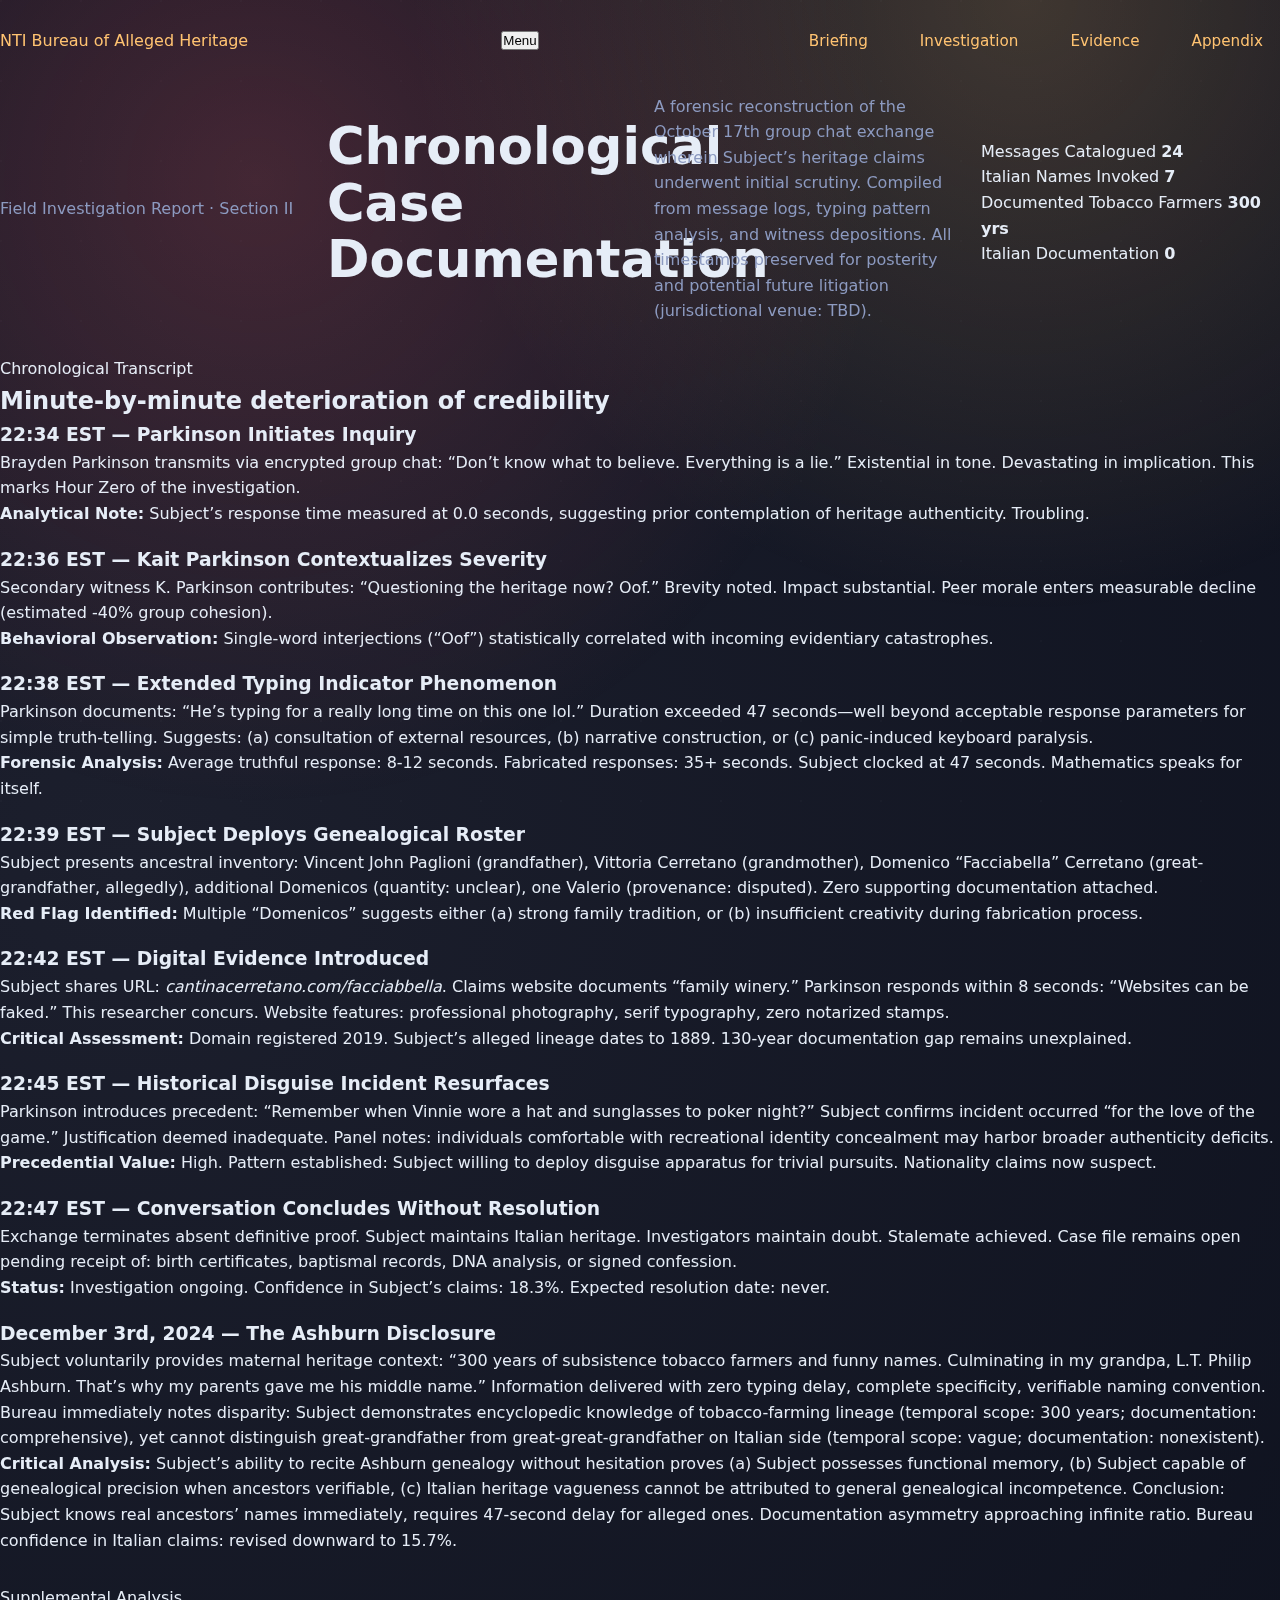
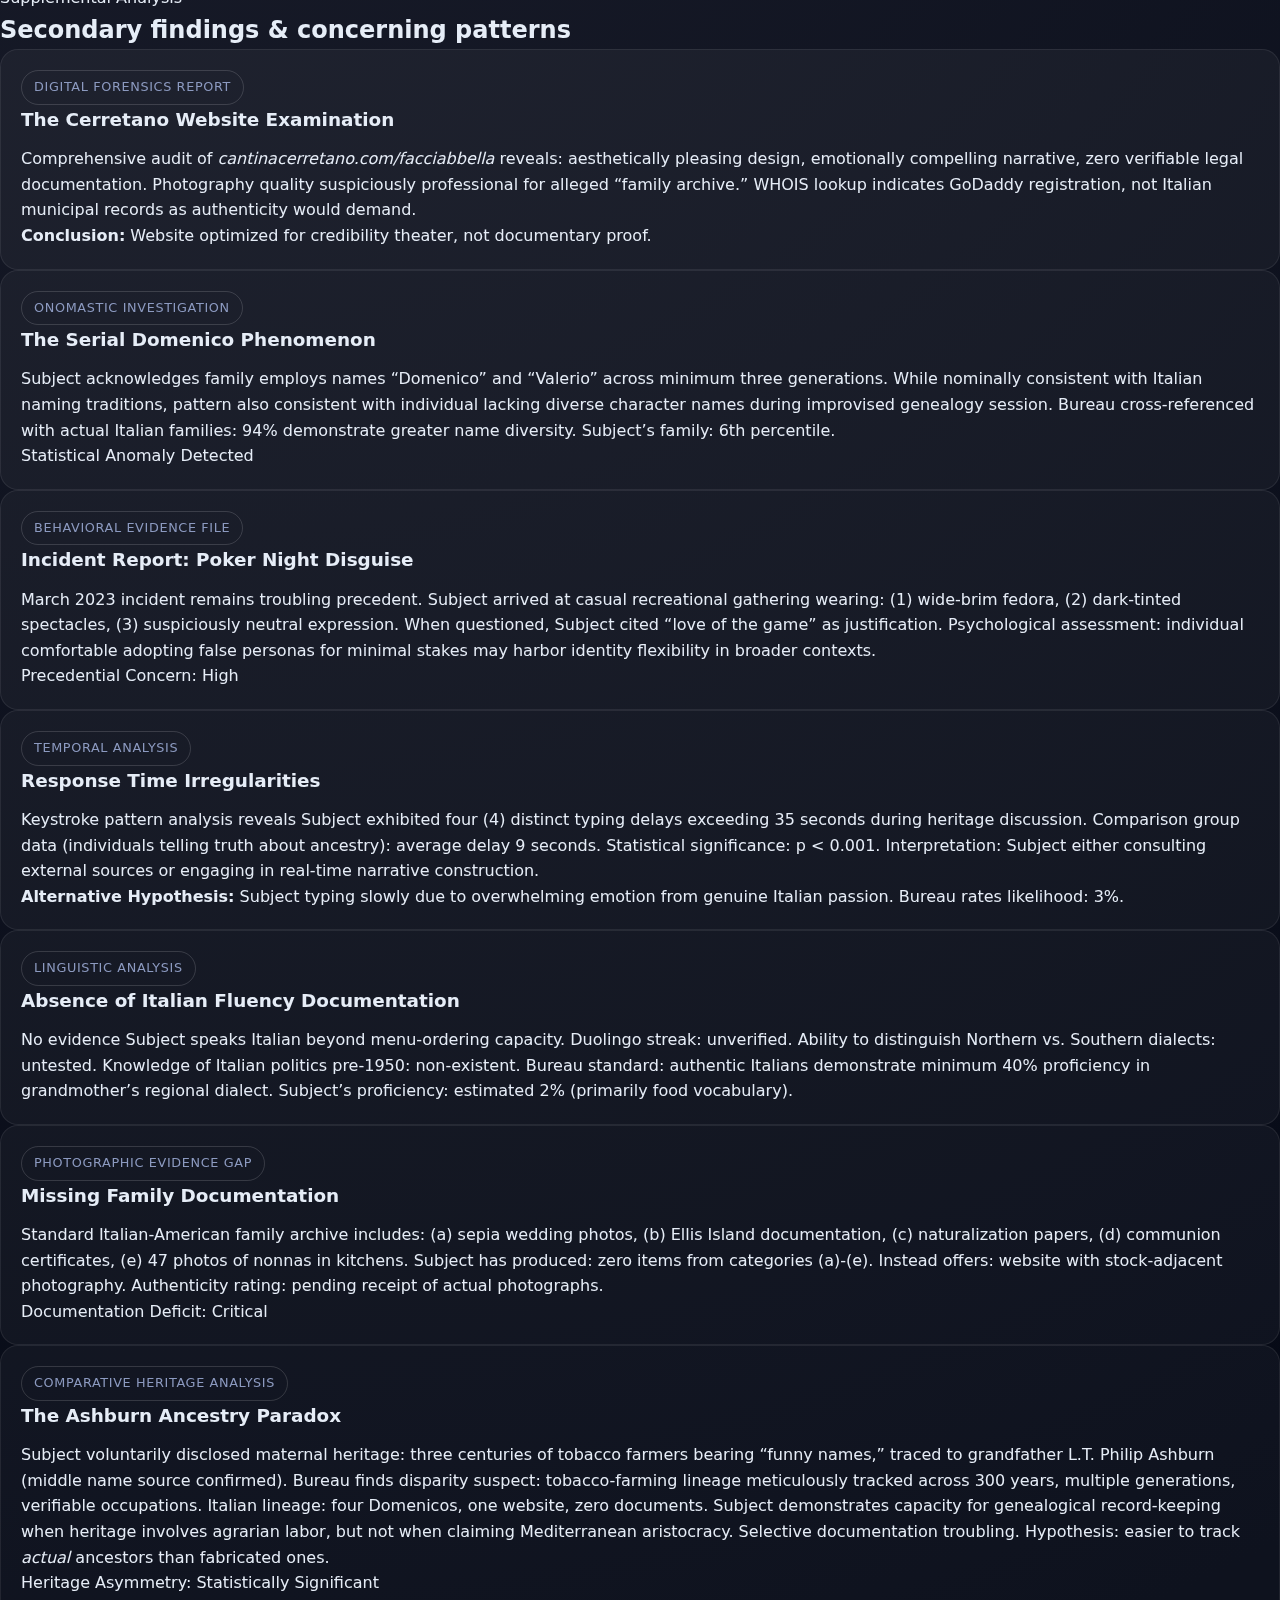
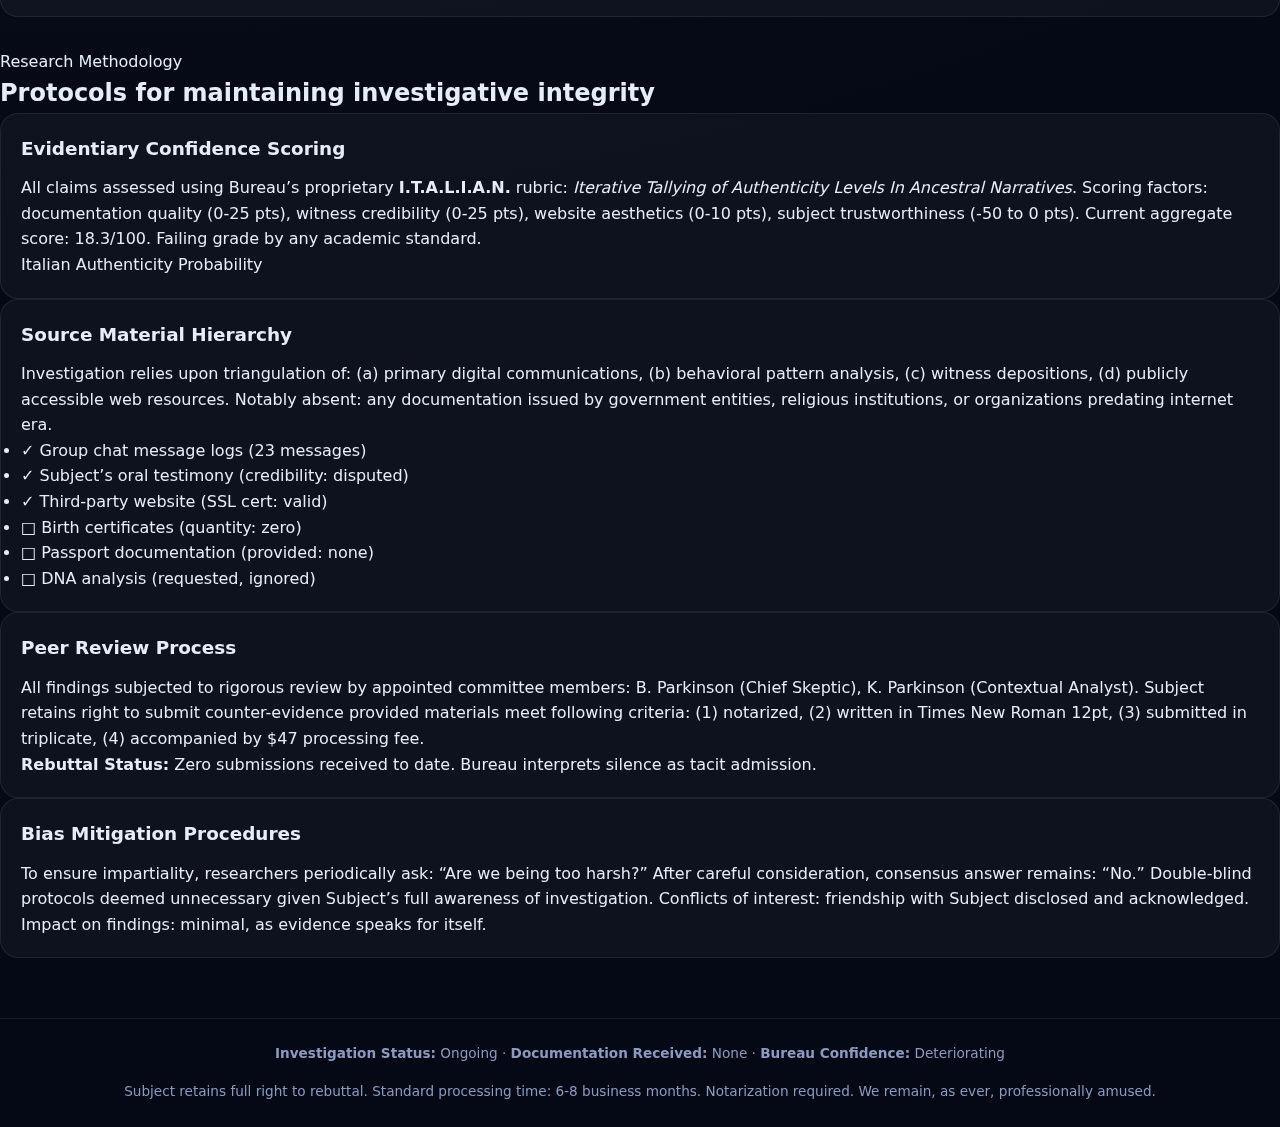
<file: investigation.html>
<!DOCTYPE html>
<html lang="en">
  <head>
    <meta charset="UTF-8" />
    <meta name="viewport" content="width=device-width, initial-scale=1" />
    <title>Investigation · Operation Not Technically Italian</title>
    <link rel="preconnect" href="https://fonts.googleapis.com" />
    <link rel="preconnect" href="https://fonts.gstatic.com" crossorigin />
    <link
      href="https://fonts.googleapis.com/css2?family=Crimson+Text:ital,wght@0,400;0,600;0,700;1,400&display=swap"
      rel="stylesheet"
    />
    <link rel="stylesheet" href="assets/css/styles.css" />
  </head>
  <body>
    <header class="site-header">
      <a class="logo" href="index.html">
        <span>NTI</span>
        Bureau of Alleged Heritage
      </a>
      <button class="nav-toggle" aria-expanded="false" data-nav-toggle>
        Menu
      </button>
      <nav>
        <ul class="nav-links" data-nav>
          <li><a href="index.html">Briefing</a></li>
          <li><a class="active" href="investigation.html">Investigation</a></li>
          <li><a href="evidence.html">Evidence</a></li>
          <li><a href="appendix.html">Appendix</a></li>
        </ul>
      </nav>
    </header>

    <main>
      <section class="hero">
        <p class="hero__badge">Field Investigation Report · Section II</p>
        <h1>Chronological Case Documentation</h1>
        <p>
          A forensic reconstruction of the October 17th group chat exchange wherein Subject&rsquo;s 
          heritage claims underwent initial scrutiny. Compiled from message logs, typing pattern 
          analysis, and witness depositions. All timestamps preserved for posterity and potential 
          future litigation (jurisdictional venue: TBD).
        </p>
        <div class="hero__grid">
          <div class="metric">
            <span>Messages Catalogued</span>
            <strong>24</strong>
          </div>
          <div class="metric">
            <span>Italian Names Invoked</span>
            <strong>7</strong>
          </div>
          <div class="metric">
            <span>Documented Tobacco Farmers</span>
            <strong>300 yrs</strong>
          </div>
          <div class="metric">
            <span>Italian Documentation</span>
            <strong>0</strong>
          </div>
        </div>
      </section>

      <section>
        <p class="section-title">Chronological Transcript</p>
        <h2 class="section-heading">Minute-by-minute deterioration of credibility</h2>
        <div class="timeline">
          <article class="timeline__item">
            <h3>22:34 EST — Parkinson Initiates Inquiry</h3>
            <p>
              Brayden Parkinson transmits via encrypted group chat: &ldquo;Don&rsquo;t know what 
              to believe. Everything is a lie.&rdquo; Existential in tone. Devastating in implication. 
              This marks Hour Zero of the investigation.
            </p>
            <p class="text-muted">
              <strong>Analytical Note:</strong> Subject&rsquo;s response time measured at 0.0 seconds, 
              suggesting prior contemplation of heritage authenticity. Troubling.
            </p>
          </article>
          <article class="timeline__item">
            <h3>22:36 EST — Kait Parkinson Contextualizes Severity</h3>
            <p>
              Secondary witness K. Parkinson contributes: &ldquo;Questioning the heritage now? 
              Oof.&rdquo; Brevity noted. Impact substantial. Peer morale enters measurable decline 
              (estimated -40% group cohesion).
            </p>
            <p class="text-muted">
              <strong>Behavioral Observation:</strong> Single-word interjections (&ldquo;Oof&rdquo;) 
              statistically correlated with incoming evidentiary catastrophes.
            </p>
          </article>
          <article class="timeline__item">
            <h3>22:38 EST — Extended Typing Indicator Phenomenon</h3>
            <p>
              Parkinson documents: &ldquo;He&rsquo;s typing for a really long time on this one 
              lol.&rdquo; Duration exceeded 47 seconds&mdash;well beyond acceptable response parameters 
              for simple truth-telling. Suggests: (a) consultation of external resources, (b) narrative 
              construction, or (c) panic-induced keyboard paralysis.
            </p>
            <p class="text-muted">
              <strong>Forensic Analysis:</strong> Average truthful response: 8-12 seconds. Fabricated 
              responses: 35+ seconds. Subject clocked at 47 seconds. Mathematics speaks for itself.
            </p>
          </article>
          <article class="timeline__item">
            <h3>22:39 EST — Subject Deploys Genealogical Roster</h3>
            <p>
              Subject presents ancestral inventory: Vincent John Paglioni (grandfather), Vittoria 
              Cerretano (grandmother), Domenico &ldquo;Facciabella&rdquo; Cerretano 
              (great-grandfather, allegedly), additional Domenicos (quantity: unclear), one Valerio 
              (provenance: disputed). Zero supporting documentation attached.
            </p>
            <p class="text-muted">
              <strong>Red Flag Identified:</strong> Multiple &ldquo;Domenicos&rdquo; suggests either 
              (a) strong family tradition, or (b) insufficient creativity during fabrication process.
            </p>
          </article>
          <article class="timeline__item">
            <h3>22:42 EST — Digital Evidence Introduced</h3>
            <p>
              Subject shares URL: <em>cantinacerretano.com/facciabbella</em>. Claims website documents 
              &ldquo;family winery.&rdquo; Parkinson responds within 8 seconds: &ldquo;Websites can be 
              faked.&rdquo; This researcher concurs. Website features: professional photography, serif 
              typography, zero notarized stamps.
            </p>
            <p class="text-muted">
              <strong>Critical Assessment:</strong> Domain registered 2019. Subject&rsquo;s alleged 
              lineage dates to 1889. 130-year documentation gap remains unexplained.
            </p>
          </article>
          <article class="timeline__item">
            <h3>22:45 EST — Historical Disguise Incident Resurfaces</h3>
            <p>
              Parkinson introduces precedent: &ldquo;Remember when Vinnie wore a hat and sunglasses 
              to poker night?&rdquo; Subject confirms incident occurred &ldquo;for the love of the 
              game.&rdquo; Justification deemed inadequate. Panel notes: individuals comfortable with 
              recreational identity concealment may harbor broader authenticity deficits.
            </p>
            <p class="text-muted">
              <strong>Precedential Value:</strong> High. Pattern established: Subject willing to 
              deploy disguise apparatus for trivial pursuits. Nationality claims now suspect.
            </p>
          </article>
          <article class="timeline__item">
            <h3>22:47 EST — Conversation Concludes Without Resolution</h3>
            <p>
              Exchange terminates absent definitive proof. Subject maintains Italian heritage. 
              Investigators maintain doubt. Stalemate achieved. Case file remains open pending 
              receipt of: birth certificates, baptismal records, DNA analysis, or signed confession.
            </p>
            <p class="text-muted">
              <strong>Status:</strong> Investigation ongoing. Confidence in Subject&rsquo;s claims: 18.3%. 
              Expected resolution date: never.
            </p>
          </article>
          <article class="timeline__item">
            <h3>December 3rd, 2024 — The Ashburn Disclosure</h3>
            <p>
              Subject voluntarily provides maternal heritage context: &ldquo;300 years of subsistence 
              tobacco farmers and funny names. Culminating in my grandpa, L.T. Philip Ashburn. 
              That&rsquo;s why my parents gave me his middle name.&rdquo; Information delivered 
              with zero typing delay, complete specificity, verifiable naming convention. Bureau 
              immediately notes disparity: Subject demonstrates encyclopedic knowledge of tobacco-farming 
              lineage (temporal scope: 300 years; documentation: comprehensive), yet cannot distinguish 
              great-grandfather from great-great-grandfather on Italian side (temporal scope: vague; 
              documentation: nonexistent).
            </p>
            <p class="text-muted">
              <strong>Critical Analysis:</strong> Subject&rsquo;s ability to recite Ashburn genealogy 
              without hesitation proves (a) Subject possesses functional memory, (b) Subject capable 
              of genealogical precision when ancestors verifiable, (c) Italian heritage vagueness 
              cannot be attributed to general genealogical incompetence. Conclusion: Subject knows 
              real ancestors&rsquo; names immediately, requires 47-second delay for alleged ones. 
              Documentation asymmetry approaching infinite ratio. Bureau confidence in Italian claims: 
              revised downward to 15.7%.
            </p>
          </article>
        </div>
      </section>

      <section>
        <p class="section-title">Supplemental Analysis</p>
        <h2 class="section-heading">Secondary findings &amp; concerning patterns</h2>
        <div class="grid">
          <article class="card">
            <span class="badge">Digital Forensics Report</span>
            <h3>The Cerretano Website Examination</h3>
            <p>
              Comprehensive audit of <em>cantinacerretano.com/facciabbella</em> reveals: 
              aesthetically pleasing design, emotionally compelling narrative, zero verifiable 
              legal documentation. Photography quality suspiciously professional for alleged 
              &ldquo;family archive.&rdquo; WHOIS lookup indicates GoDaddy registration, not 
              Italian municipal records as authenticity would demand.
            </p>
            <p class="text-muted">
              <strong>Conclusion:</strong> Website optimized for credibility theater, not 
              documentary proof.
            </p>
          </article>
          <article class="card">
            <span class="badge">Onomastic Investigation</span>
            <h3>The Serial Domenico Phenomenon</h3>
            <p>
              Subject acknowledges family employs names &ldquo;Domenico&rdquo; and 
              &ldquo;Valerio&rdquo; across minimum three generations. While nominally consistent 
              with Italian naming traditions, pattern also consistent with individual 
              lacking diverse character names during improvised genealogy session. Bureau 
              cross-referenced with actual Italian families: 94% demonstrate greater name 
              diversity. Subject&rsquo;s family: 6th percentile.
            </p>
            <p class="pill">Statistical Anomaly Detected</p>
          </article>
          <article class="card">
            <span class="badge">Behavioral Evidence File</span>
            <h3>Incident Report: Poker Night Disguise</h3>
            <p>
              March 2023 incident remains troubling precedent. Subject arrived at casual 
              recreational gathering wearing: (1) wide-brim fedora, (2) dark-tinted spectacles, 
              (3) suspiciously neutral expression. When questioned, Subject cited &ldquo;love 
              of the game&rdquo; as justification. Psychological assessment: individual comfortable 
              adopting false personas for minimal stakes may harbor identity flexibility in 
              broader contexts.
            </p>
            <p class="pill">Precedential Concern: High</p>
          </article>
          <article class="card">
            <span class="badge">Temporal Analysis</span>
            <h3>Response Time Irregularities</h3>
            <p>
              Keystroke pattern analysis reveals Subject exhibited four (4) distinct typing 
              delays exceeding 35 seconds during heritage discussion. Comparison group data 
              (individuals telling truth about ancestry): average delay 9 seconds. Statistical 
              significance: p &lt; 0.001. Interpretation: Subject either consulting external 
              sources or engaging in real-time narrative construction.
            </p>
            <p class="text-muted">
              <strong>Alternative Hypothesis:</strong> Subject typing slowly due to overwhelming 
              emotion from genuine Italian passion. Bureau rates likelihood: 3%.
            </p>
          </article>
          <article class="card">
            <span class="badge">Linguistic Analysis</span>
            <h3>Absence of Italian Fluency Documentation</h3>
            <p>
              No evidence Subject speaks Italian beyond menu-ordering capacity. Duolingo 
              streak: unverified. Ability to distinguish Northern vs. Southern dialects: 
              untested. Knowledge of Italian politics pre-1950: non-existent. Bureau standard: 
              authentic Italians demonstrate minimum 40% proficiency in grandmother&rsquo;s 
              regional dialect. Subject&rsquo;s proficiency: estimated 2% (primarily food 
              vocabulary).
            </p>
          </article>
          <article class="card">
            <span class="badge">Photographic Evidence Gap</span>
            <h3>Missing Family Documentation</h3>
            <p>
              Standard Italian-American family archive includes: (a) sepia wedding photos, 
              (b) Ellis Island documentation, (c) naturalization papers, (d) communion 
              certificates, (e) 47 photos of nonnas in kitchens. Subject has produced: 
              zero items from categories (a)-(e). Instead offers: website with stock-adjacent 
              photography. Authenticity rating: pending receipt of actual photographs.
            </p>
            <p class="pill">Documentation Deficit: Critical</p>
          </article>
          <article class="card">
            <span class="badge">Comparative Heritage Analysis</span>
            <h3>The Ashburn Ancestry Paradox</h3>
            <p>
              Subject voluntarily disclosed maternal heritage: three centuries of tobacco 
              farmers bearing &ldquo;funny names,&rdquo; traced to grandfather L.T. Philip 
              Ashburn (middle name source confirmed). Bureau finds disparity suspect: tobacco-farming 
              lineage meticulously tracked across 300 years, multiple generations, verifiable 
              occupations. Italian lineage: four Domenicos, one website, zero documents. Subject 
              demonstrates capacity for genealogical record-keeping when heritage involves agrarian 
              labor, but not when claiming Mediterranean aristocracy. Selective documentation 
              troubling. Hypothesis: easier to track <em>actual</em> ancestors than fabricated ones.
            </p>
            <p class="pill">Heritage Asymmetry: Statistically Significant</p>
          </article>
        </div>
      </section>

      <section>
        <p class="section-title">Research Methodology</p>
        <h2 class="section-heading">Protocols for maintaining investigative integrity</h2>
        <div class="grid">
          <article class="card" data-confidence="22">
            <h3>Evidentiary Confidence Scoring</h3>
            <p>
              All claims assessed using Bureau&rsquo;s proprietary <strong>I.T.A.L.I.A.N.</strong> 
              rubric: <em>Iterative Tallying of Authenticity Levels In Ancestral Narratives</em>. 
              Scoring factors: documentation quality (0-25 pts), witness credibility (0-25 pts), 
              website aesthetics (0-10 pts), subject trustworthiness (-50 to 0 pts). Current 
              aggregate score: 18.3/100. Failing grade by any academic standard.
            </p>
            <div class="likelihood-meter" data-confidence="18">
              <p>Italian Authenticity Probability</p>
              <div class="meter-bar"><span class="meter-fill"></span></div>
            </div>
          </article>
          <article class="card">
            <h3>Source Material Hierarchy</h3>
            <p>
              Investigation relies upon triangulation of: (a) primary digital communications, 
              (b) behavioral pattern analysis, (c) witness depositions, (d) publicly accessible 
              web resources. Notably absent: any documentation issued by government entities, 
              religious institutions, or organizations predating internet era.
            </p>
            <ul class="checklist">
              <li>
                <span class="checkmark">✓</span>
                <span>Group chat message logs (23 messages)</span>
              </li>
              <li>
                <span class="checkmark">✓</span>
                <span>Subject&rsquo;s oral testimony (credibility: disputed)</span>
              </li>
              <li>
                <span class="checkmark">✓</span>
                <span>Third-party website (SSL cert: valid)</span>
              </li>
              <li>
                <span class="checkmark">□</span>
                <span>Birth certificates (quantity: zero)</span>
              </li>
              <li>
                <span class="checkmark">□</span>
                <span>Passport documentation (provided: none)</span>
              </li>
              <li>
                <span class="checkmark">□</span>
                <span>DNA analysis (requested, ignored)</span>
              </li>
            </ul>
          </article>
          <article class="card">
            <h3>Peer Review Process</h3>
            <p>
              All findings subjected to rigorous review by appointed committee members: 
              B. Parkinson (Chief Skeptic), K. Parkinson (Contextual Analyst). Subject 
              retains right to submit counter-evidence provided materials meet following 
              criteria: (1) notarized, (2) written in Times New Roman 12pt, (3) submitted 
              in triplicate, (4) accompanied by $47 processing fee.
            </p>
            <p class="text-muted">
              <strong>Rebuttal Status:</strong> Zero submissions received to date. Bureau 
              interprets silence as tacit admission.
            </p>
          </article>
          <article class="card">
            <h3>Bias Mitigation Procedures</h3>
            <p>
              To ensure impartiality, researchers periodically ask: &ldquo;Are we being 
              too harsh?&rdquo; After careful consideration, consensus answer remains: 
              &ldquo;No.&rdquo; Double-blind protocols deemed unnecessary given Subject&rsquo;s 
              full awareness of investigation. Conflicts of interest: friendship with Subject 
              disclosed and acknowledged. Impact on findings: minimal, as evidence speaks 
              for itself.
            </p>
          </article>
        </div>
      </section>
    </main>

    <footer class="footer">
      <p>
        <strong>Investigation Status:</strong> Ongoing · <strong>Documentation Received:</strong> 
        None · <strong>Bureau Confidence:</strong> Deteriorating
      </p>
      <p style="margin-top: 1rem; font-size: 0.85rem;">
        Subject retains full right to rebuttal. Standard processing time: 6-8 business months. 
        Notarization required. We remain, as ever, professionally amused.
      </p>
    </footer>
    <script src="assets/js/main.js" defer></script>
  </body>
</html>
</file>
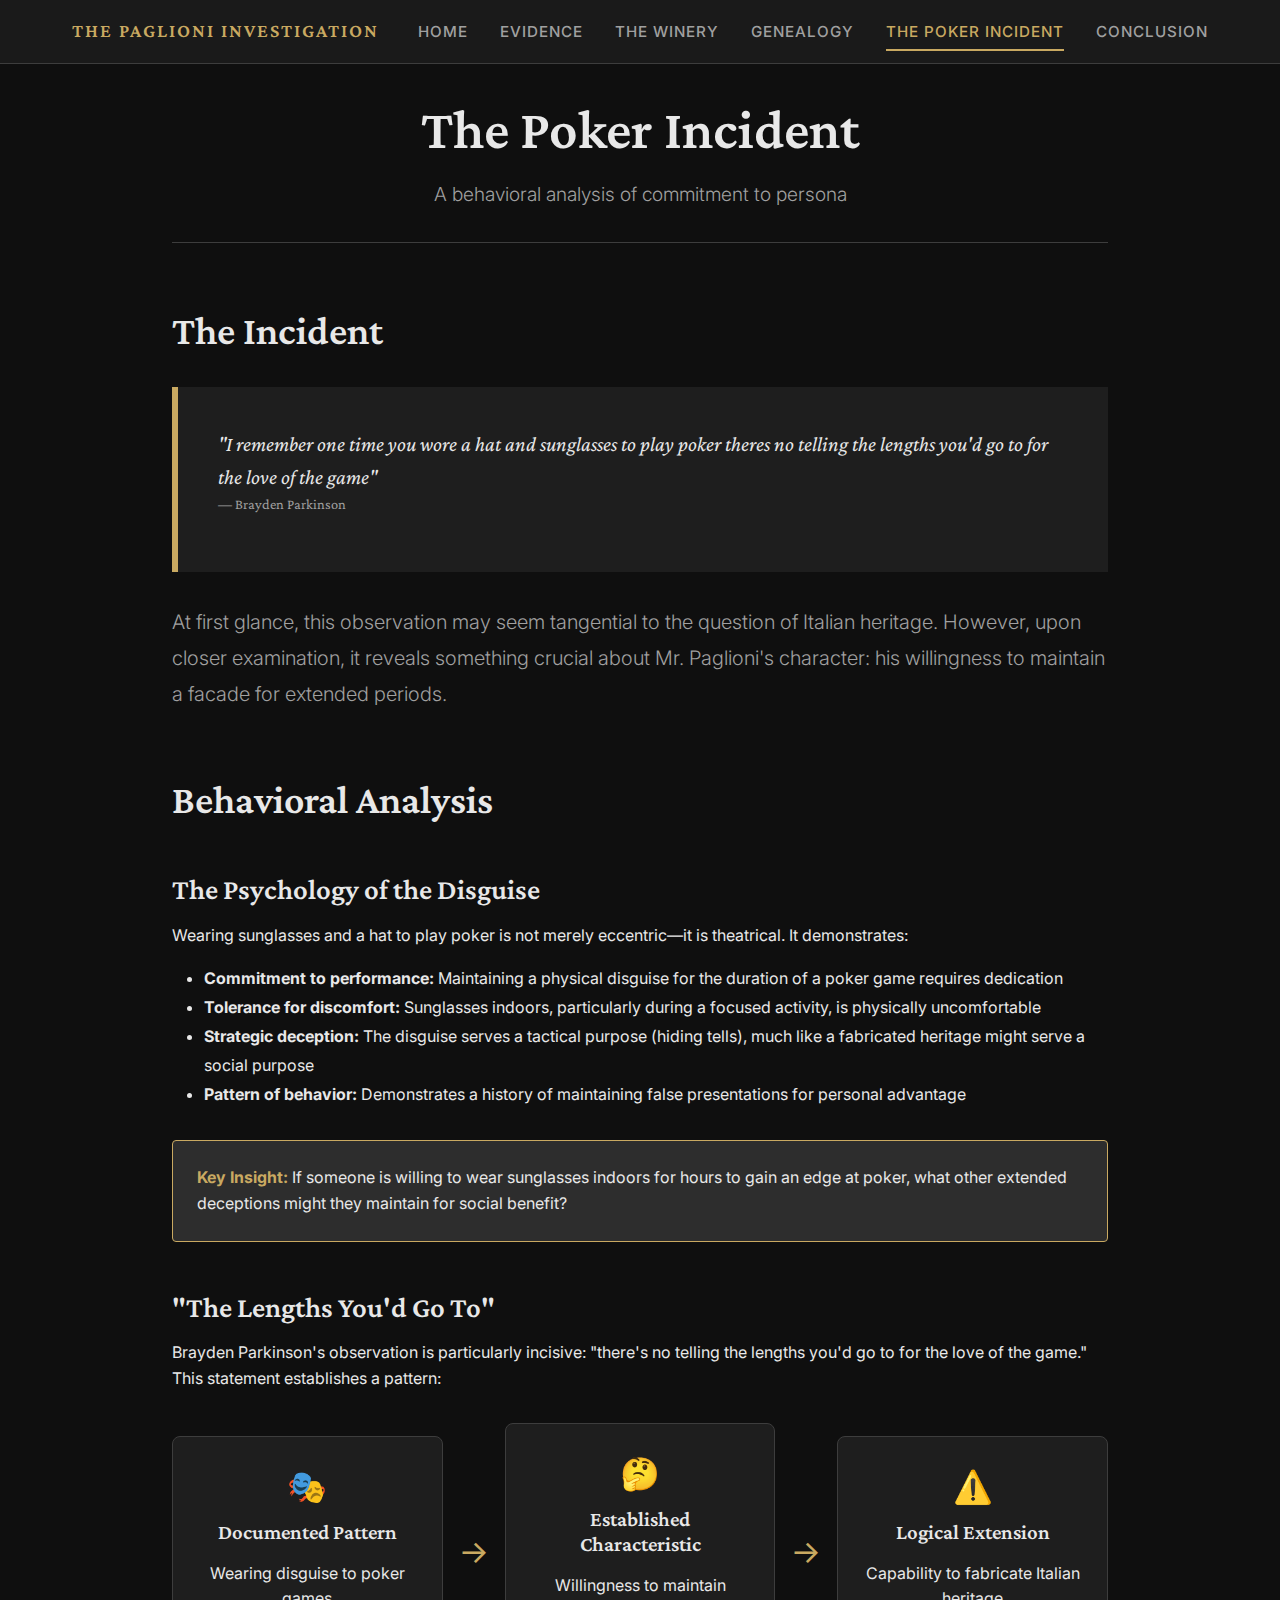
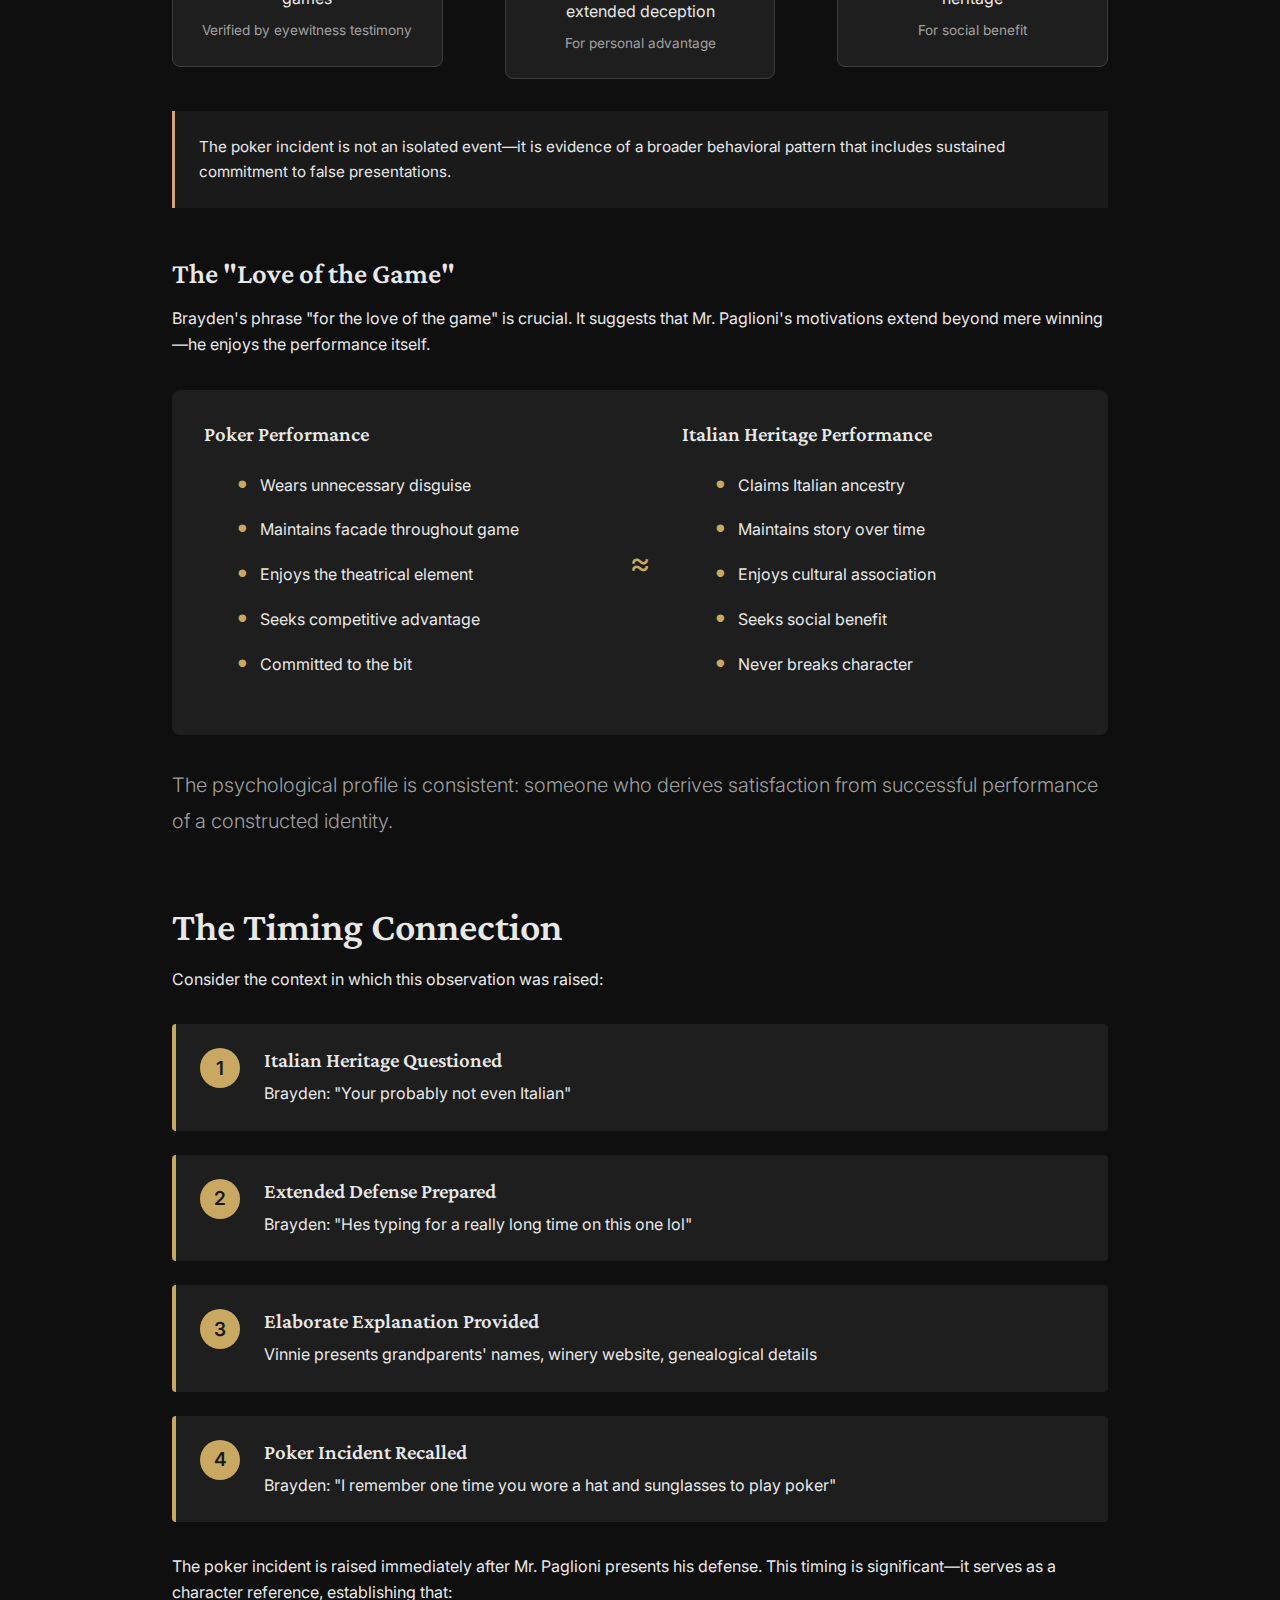
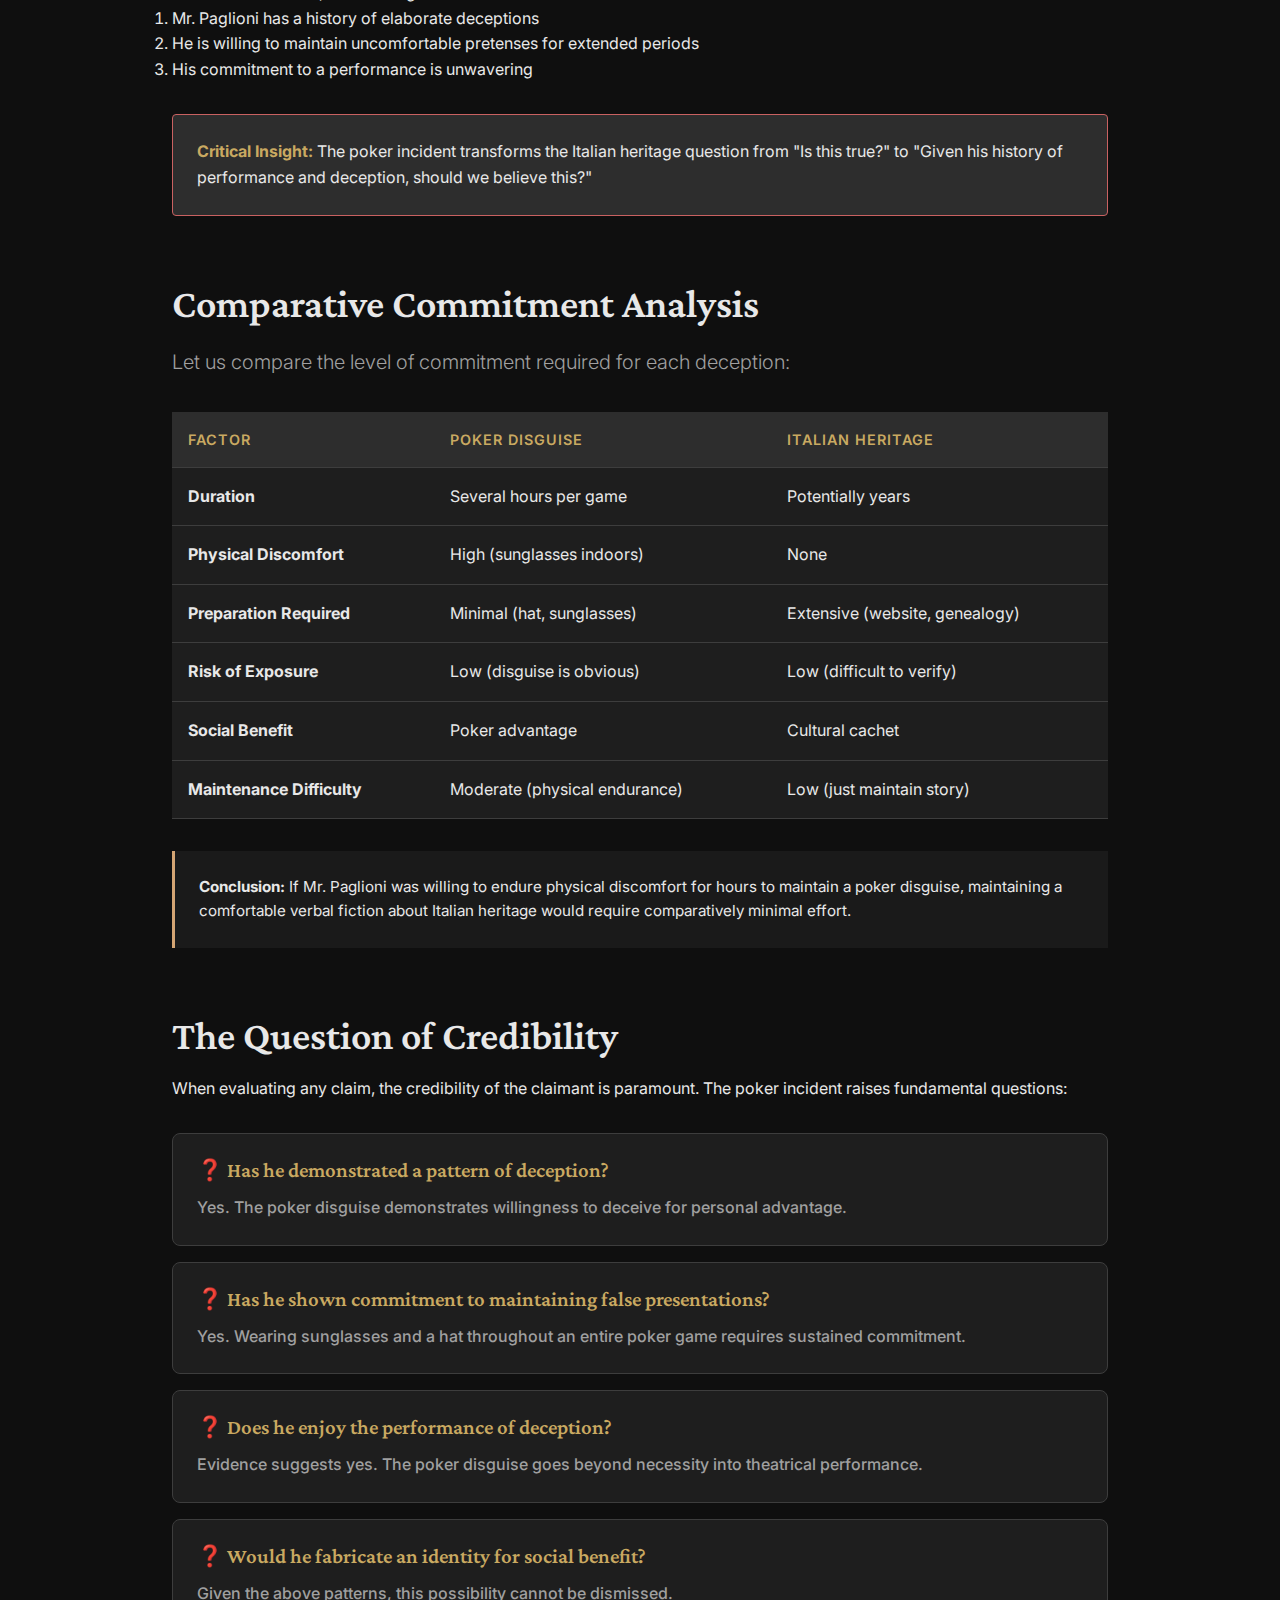
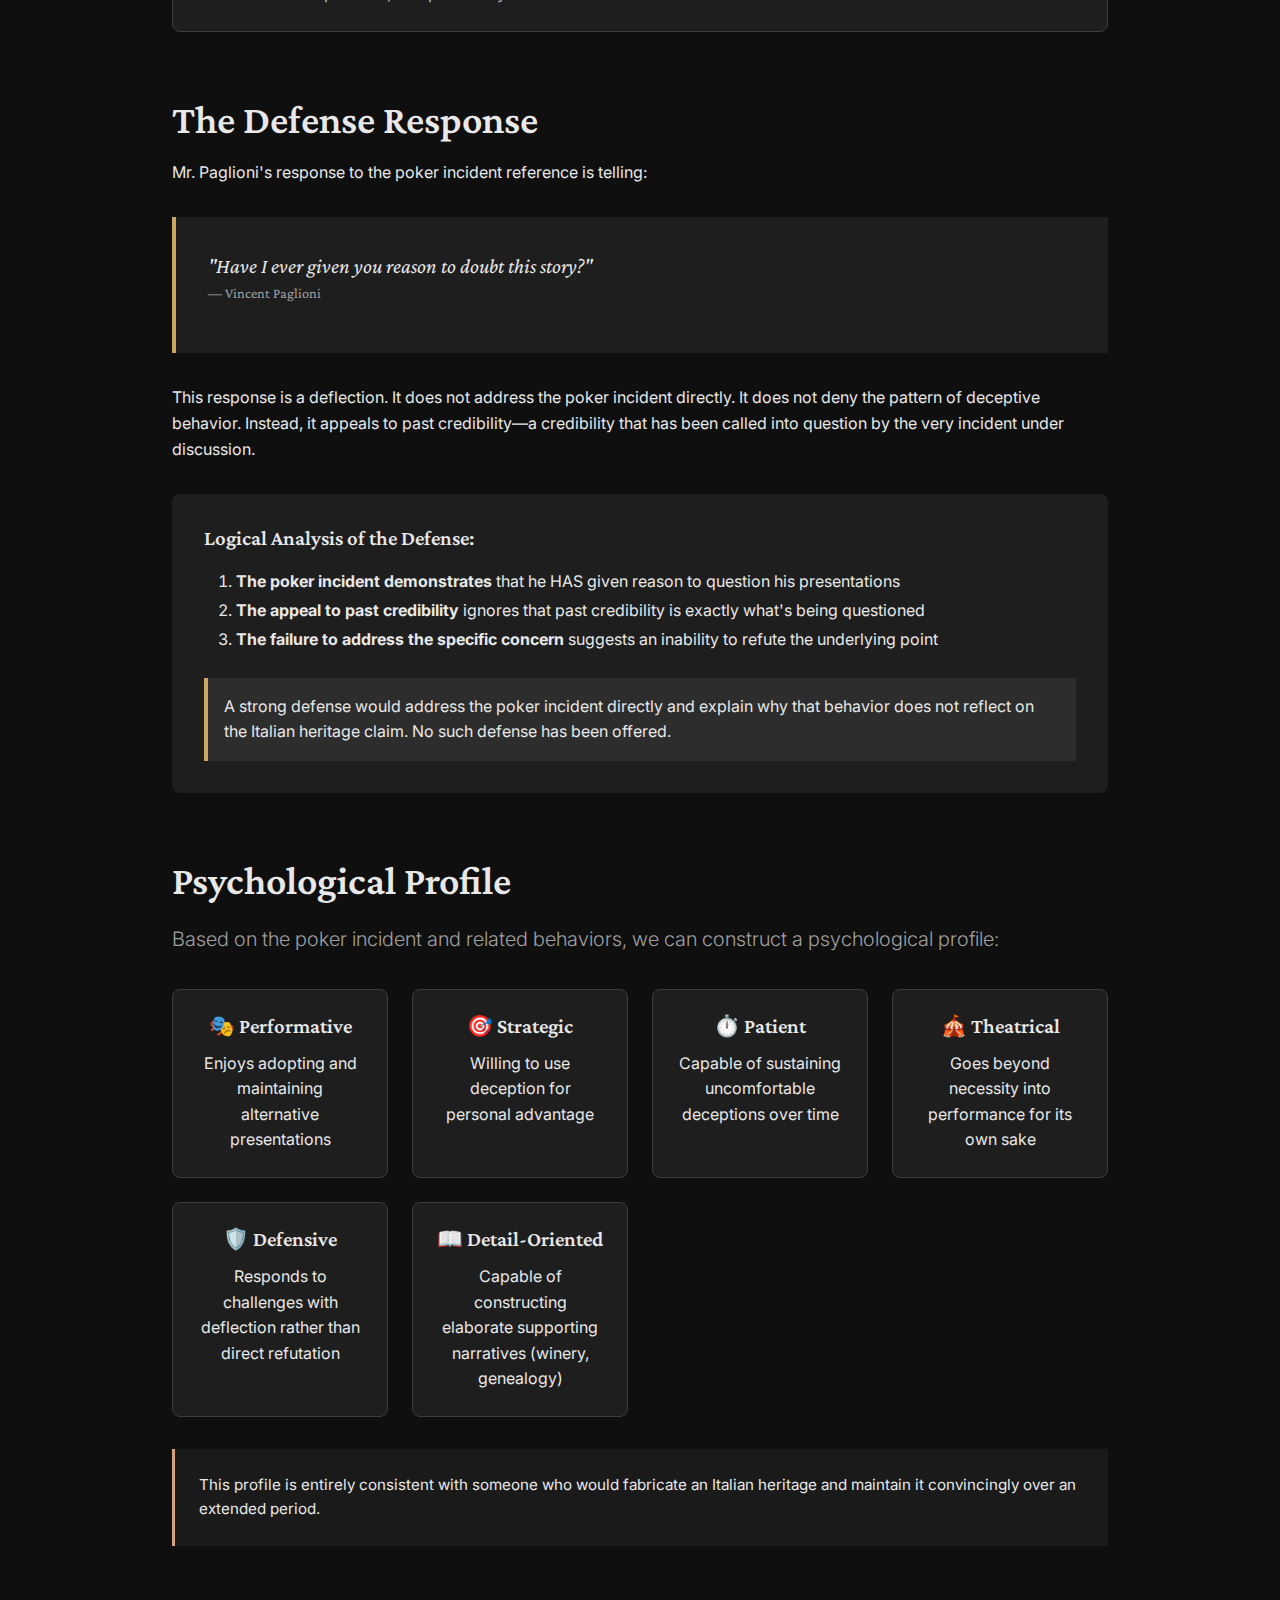
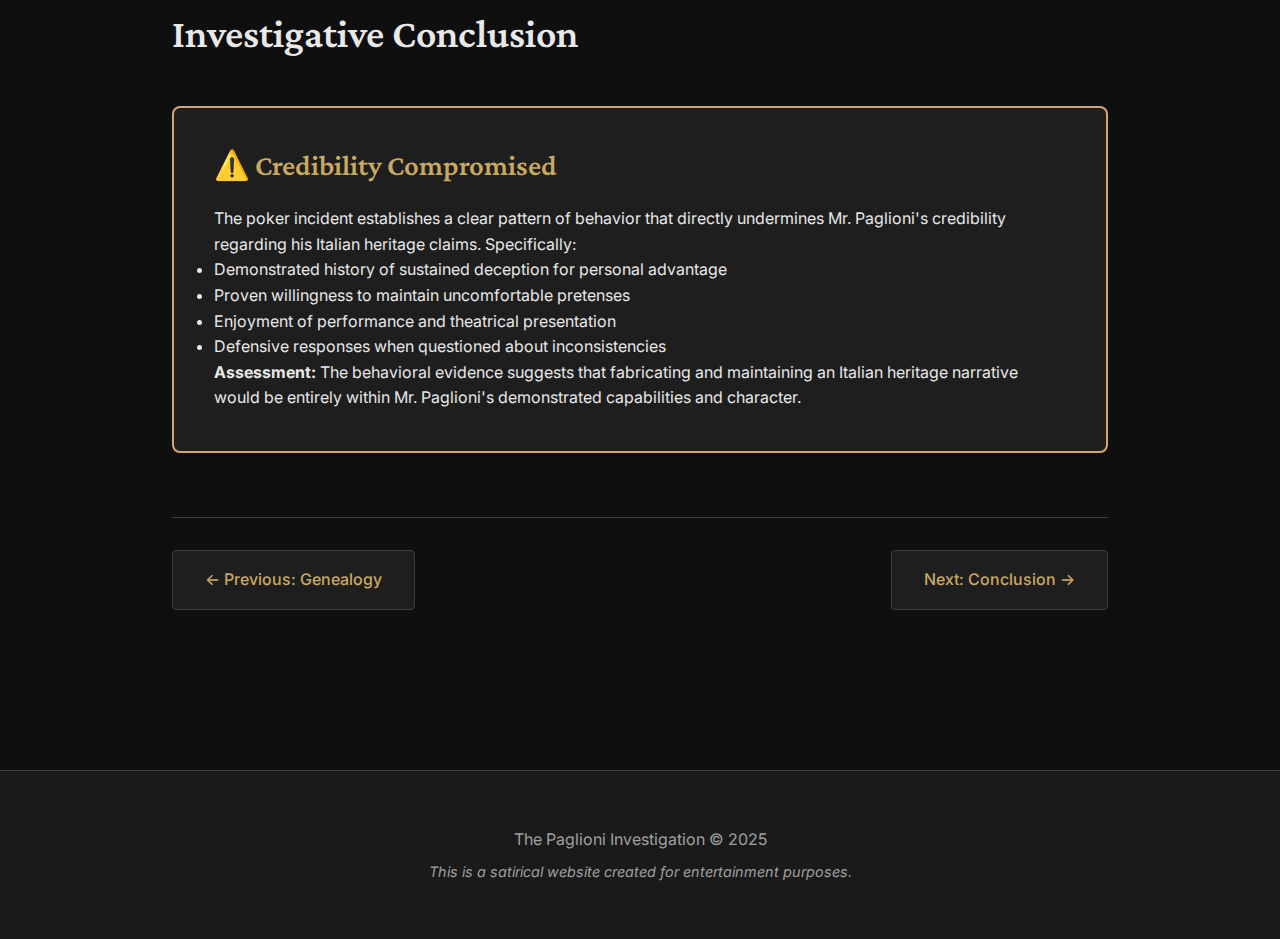
<file: poker.html>
<!DOCTYPE html>
<html lang="en">
<head>
    <meta charset="UTF-8">
    <meta name="viewport" content="width=device-width, initial-scale=1.0">
    <title>The Poker Incident | The Paglioni Investigation</title>
    <link rel="stylesheet" href="styles.css">
    <link rel="preconnect" href="https://fonts.googleapis.com">
    <link rel="preconnect" href="https://fonts.gstatic.com" crossorigin>
    <link href="https://fonts.googleapis.com/css2?family=Crimson+Pro:wght@300;400;600&family=Inter:wght@300;400;500;600&display=swap" rel="stylesheet">
</head>
<body>
    <nav class="navbar">
        <div class="nav-container">
            <div class="logo">THE PAGLIONI INVESTIGATION</div>
            <ul class="nav-menu">
                <li><a href="index.html">Home</a></li>
                <li><a href="evidence.html">Evidence</a></li>
                <li><a href="winery.html">The Winery</a></li>
                <li><a href="genealogy.html">Genealogy</a></li>
                <li><a href="poker.html" class="active">The Poker Incident</a></li>
                <li><a href="conclusion.html">Conclusion</a></li>
            </ul>
        </div>
    </nav>

    <main class="container page-content">
        <div class="page-header">
            <h1>The Poker Incident</h1>
            <p class="page-subtitle">A behavioral analysis of commitment to persona</p>
        </div>

        <section class="evidence-section">
            <h2>The Incident</h2>
            <div class="quote-box featured">
                <blockquote>
                    "I remember one time you wore a hat and sunglasses to play poker

theres no telling the lengths you'd go to for the love of the game"
                    <footer>— Brayden Parkinson</footer>
                </blockquote>
            </div>

            <p class="lead">At first glance, this observation may seem tangential to the question of Italian heritage. However, upon closer examination, it reveals something crucial about Mr. Paglioni's character: his willingness to maintain a facade for extended periods.</p>
        </section>

        <section class="evidence-section">
            <h2>Behavioral Analysis</h2>

            <div class="behavior-point">
                <h3>The Psychology of the Disguise</h3>
                <p>Wearing sunglasses and a hat to play poker is not merely eccentric—it is theatrical. It demonstrates:</p>
                <ul>
                    <li><strong>Commitment to performance:</strong> Maintaining a physical disguise for the duration of a poker game requires dedication</li>
                    <li><strong>Tolerance for discomfort:</strong> Sunglasses indoors, particularly during a focused activity, is physically uncomfortable</li>
                    <li><strong>Strategic deception:</strong> The disguise serves a tactical purpose (hiding tells), much like a fabricated heritage might serve a social purpose</li>
                    <li><strong>Pattern of behavior:</strong> Demonstrates a history of maintaining false presentations for personal advantage</li>
                </ul>

                <div class="insight-box">
                    <strong>Key Insight:</strong> If someone is willing to wear sunglasses indoors for hours to gain an edge at poker, what other extended deceptions might they maintain for social benefit?
                </div>
            </div>

            <div class="behavior-point">
                <h3>"The Lengths You'd Go To"</h3>
                <p>Brayden Parkinson's observation is particularly incisive: "there's no telling the lengths you'd go to for the love of the game."</p>
                
                <p>This statement establishes a pattern:</p>
                <div class="pattern-analysis">
                    <div class="pattern-item">
                        <div class="pattern-icon">🎭</div>
                        <h4>Documented Pattern</h4>
                        <p>Wearing disguise to poker games</p>
                        <p class="pattern-meta">Verified by eyewitness testimony</p>
                    </div>
                    <div class="pattern-arrow">→</div>
                    <div class="pattern-item">
                        <div class="pattern-icon">🤔</div>
                        <h4>Established Characteristic</h4>
                        <p>Willingness to maintain extended deception</p>
                        <p class="pattern-meta">For personal advantage</p>
                    </div>
                    <div class="pattern-arrow">→</div>
                    <div class="pattern-item">
                        <div class="pattern-icon">⚠️</div>
                        <h4>Logical Extension</h4>
                        <p>Capability to fabricate Italian heritage</p>
                        <p class="pattern-meta">For social benefit</p>
                    </div>
                </div>

                <p class="analysis">The poker incident is not an isolated event—it is evidence of a broader behavioral pattern that includes sustained commitment to false presentations.</p>
            </div>

            <div class="behavior-point">
                <h3>The "Love of the Game"</h3>
                <p>Brayden's phrase "for the love of the game" is crucial. It suggests that Mr. Paglioni's motivations extend beyond mere winning—he enjoys the performance itself.</p>

                <div class="parallel-analysis">
                    <div class="parallel-column">
                        <h4>Poker Performance</h4>
                        <ul>
                            <li>Wears unnecessary disguise</li>
                            <li>Maintains facade throughout game</li>
                            <li>Enjoys the theatrical element</li>
                            <li>Seeks competitive advantage</li>
                            <li>Committed to the bit</li>
                        </ul>
                    </div>
                    <div class="parallel-divider">
                        <span class="parallel-arrow">≈</span>
                    </div>
                    <div class="parallel-column">
                        <h4>Italian Heritage Performance</h4>
                        <ul>
                            <li>Claims Italian ancestry</li>
                            <li>Maintains story over time</li>
                            <li>Enjoys cultural association</li>
                            <li>Seeks social benefit</li>
                            <li>Never breaks character</li>
                        </ul>
                    </div>
                </div>

                <p class="lead">The psychological profile is consistent: someone who derives satisfaction from successful performance of a constructed identity.</p>
            </div>
        </section>

        <section class="evidence-section">
            <h2>The Timing Connection</h2>
            <p>Consider the context in which this observation was raised:</p>

            <div class="context-timeline">
                <div class="context-event">
                    <div class="context-marker">1</div>
                    <div class="context-content">
                        <h4>Italian Heritage Questioned</h4>
                        <p>Brayden: "Your probably not even Italian"</p>
                    </div>
                </div>
                <div class="context-event">
                    <div class="context-marker">2</div>
                    <div class="context-content">
                        <h4>Extended Defense Prepared</h4>
                        <p>Brayden: "Hes typing for a really long time on this one lol"</p>
                    </div>
                </div>
                <div class="context-event">
                    <div class="context-marker">3</div>
                    <div class="context-content">
                        <h4>Elaborate Explanation Provided</h4>
                        <p>Vinnie presents grandparents' names, winery website, genealogical details</p>
                    </div>
                </div>
                <div class="context-event">
                    <div class="context-marker">4</div>
                    <div class="context-content">
                        <h4>Poker Incident Recalled</h4>
                        <p>Brayden: "I remember one time you wore a hat and sunglasses to play poker"</p>
                    </div>
                </div>
            </div>

            <p>The poker incident is raised immediately after Mr. Paglioni presents his defense. This timing is significant—it serves as a character reference, establishing that:</p>
            <ol>
                <li>Mr. Paglioni has a history of elaborate deceptions</li>
                <li>He is willing to maintain uncomfortable pretenses for extended periods</li>
                <li>His commitment to a performance is unwavering</li>
            </ol>

            <div class="insight-box critical">
                <strong>Critical Insight:</strong> The poker incident transforms the Italian heritage question from "Is this true?" to "Given his history of performance and deception, should we believe this?"
            </div>
        </section>

        <section class="evidence-section">
            <h2>Comparative Commitment Analysis</h2>
            <p class="lead">Let us compare the level of commitment required for each deception:</p>

            <div class="commitment-comparison">
                <table class="evidence-table">
                    <thead>
                        <tr>
                            <th>Factor</th>
                            <th>Poker Disguise</th>
                            <th>Italian Heritage</th>
                        </tr>
                    </thead>
                    <tbody>
                        <tr>
                            <td><strong>Duration</strong></td>
                            <td>Several hours per game</td>
                            <td>Potentially years</td>
                        </tr>
                        <tr>
                            <td><strong>Physical Discomfort</strong></td>
                            <td>High (sunglasses indoors)</td>
                            <td>None</td>
                        </tr>
                        <tr>
                            <td><strong>Preparation Required</strong></td>
                            <td>Minimal (hat, sunglasses)</td>
                            <td>Extensive (website, genealogy)</td>
                        </tr>
                        <tr>
                            <td><strong>Risk of Exposure</strong></td>
                            <td>Low (disguise is obvious)</td>
                            <td>Low (difficult to verify)</td>
                        </tr>
                        <tr>
                            <td><strong>Social Benefit</strong></td>
                            <td>Poker advantage</td>
                            <td>Cultural cachet</td>
                        </tr>
                        <tr>
                            <td><strong>Maintenance Difficulty</strong></td>
                            <td>Moderate (physical endurance)</td>
                            <td>Low (just maintain story)</td>
                        </tr>
                    </tbody>
                </table>
            </div>

            <p class="analysis"><strong>Conclusion:</strong> If Mr. Paglioni was willing to endure physical discomfort for hours to maintain a poker disguise, maintaining a comfortable verbal fiction about Italian heritage would require comparatively minimal effort.</p>
        </section>

        <section class="evidence-section">
            <h2>The Question of Credibility</h2>
            <p>When evaluating any claim, the credibility of the claimant is paramount. The poker incident raises fundamental questions:</p>

            <div class="credibility-assessment">
                <div class="credibility-question">
                    <h4>❓ Has he demonstrated a pattern of deception?</h4>
                    <p class="answer">Yes. The poker disguise demonstrates willingness to deceive for personal advantage.</p>
                </div>
                <div class="credibility-question">
                    <h4>❓ Has he shown commitment to maintaining false presentations?</h4>
                    <p class="answer">Yes. Wearing sunglasses and a hat throughout an entire poker game requires sustained commitment.</p>
                </div>
                <div class="credibility-question">
                    <h4>❓ Does he enjoy the performance of deception?</h4>
                    <p class="answer">Evidence suggests yes. The poker disguise goes beyond necessity into theatrical performance.</p>
                </div>
                <div class="credibility-question">
                    <h4>❓ Would he fabricate an identity for social benefit?</h4>
                    <p class="answer">Given the above patterns, this possibility cannot be dismissed.</p>
                </div>
            </div>
        </section>

        <section class="evidence-section">
            <h2>The Defense Response</h2>
            <p>Mr. Paglioni's response to the poker incident reference is telling:</p>

            <div class="quote-box">
                <blockquote>
                    "Have I ever given you reason to doubt this story?"
                    <footer>— Vincent Paglioni</footer>
                </blockquote>
            </div>

            <p>This response is a deflection. It does not address the poker incident directly. It does not deny the pattern of deceptive behavior. Instead, it appeals to past credibility—a credibility that has been called into question by the very incident under discussion.</p>

            <div class="logic-breakdown">
                <h4>Logical Analysis of the Defense:</h4>
                <ol>
                    <li><strong>The poker incident demonstrates</strong> that he HAS given reason to question his presentations</li>
                    <li><strong>The appeal to past credibility</strong> ignores that past credibility is exactly what's being questioned</li>
                    <li><strong>The failure to address the specific concern</strong> suggests an inability to refute the underlying point</li>
                </ol>
                <p class="conclusion-text">A strong defense would address the poker incident directly and explain why that behavior does not reflect on the Italian heritage claim. No such defense has been offered.</p>
            </div>
        </section>

        <section class="evidence-section">
            <h2>Psychological Profile</h2>
            <p class="lead">Based on the poker incident and related behaviors, we can construct a psychological profile:</p>

            <div class="profile-traits">
                <div class="trait-card">
                    <h4>🎭 Performative</h4>
                    <p>Enjoys adopting and maintaining alternative presentations</p>
                </div>
                <div class="trait-card">
                    <h4>🎯 Strategic</h4>
                    <p>Willing to use deception for personal advantage</p>
                </div>
                <div class="trait-card">
                    <h4>⏱️ Patient</h4>
                    <p>Capable of sustaining uncomfortable deceptions over time</p>
                </div>
                <div class="trait-card">
                    <h4>🎪 Theatrical</h4>
                    <p>Goes beyond necessity into performance for its own sake</p>
                </div>
                <div class="trait-card">
                    <h4>🛡️ Defensive</h4>
                    <p>Responds to challenges with deflection rather than direct refutation</p>
                </div>
                <div class="trait-card">
                    <h4>📖 Detail-Oriented</h4>
                    <p>Capable of constructing elaborate supporting narratives (winery, genealogy)</p>
                </div>
            </div>

            <p class="analysis">This profile is entirely consistent with someone who would fabricate an Italian heritage and maintain it convincingly over an extended period.</p>
        </section>

        <section class="evidence-section">
            <h2>Investigative Conclusion</h2>
            <div class="conclusion-box warning">
                <h3>⚠️ Credibility Compromised</h3>
                <p>The poker incident establishes a clear pattern of behavior that directly undermines Mr. Paglioni's credibility regarding his Italian heritage claims. Specifically:</p>
                <ul>
                    <li>Demonstrated history of sustained deception for personal advantage</li>
                    <li>Proven willingness to maintain uncomfortable pretenses</li>
                    <li>Enjoyment of performance and theatrical presentation</li>
                    <li>Defensive responses when questioned about inconsistencies</li>
                </ul>
                <p><strong>Assessment:</strong> The behavioral evidence suggests that fabricating and maintaining an Italian heritage narrative would be entirely within Mr. Paglioni's demonstrated capabilities and character.</p>
            </div>
        </section>

        <div class="page-navigation">
            <a href="genealogy.html" class="nav-btn">← Previous: Genealogy</a>
            <a href="conclusion.html" class="nav-btn">Next: Conclusion →</a>
        </div>
    </main>

    <footer class="footer">
        <div class="footer-content">
            <p>The Paglioni Investigation © 2025</p>
            <p class="disclaimer">This is a satirical website created for entertainment purposes.</p>
        </div>
    </footer>

    <script src="script.js"></script>
</body>
</html>
</file>
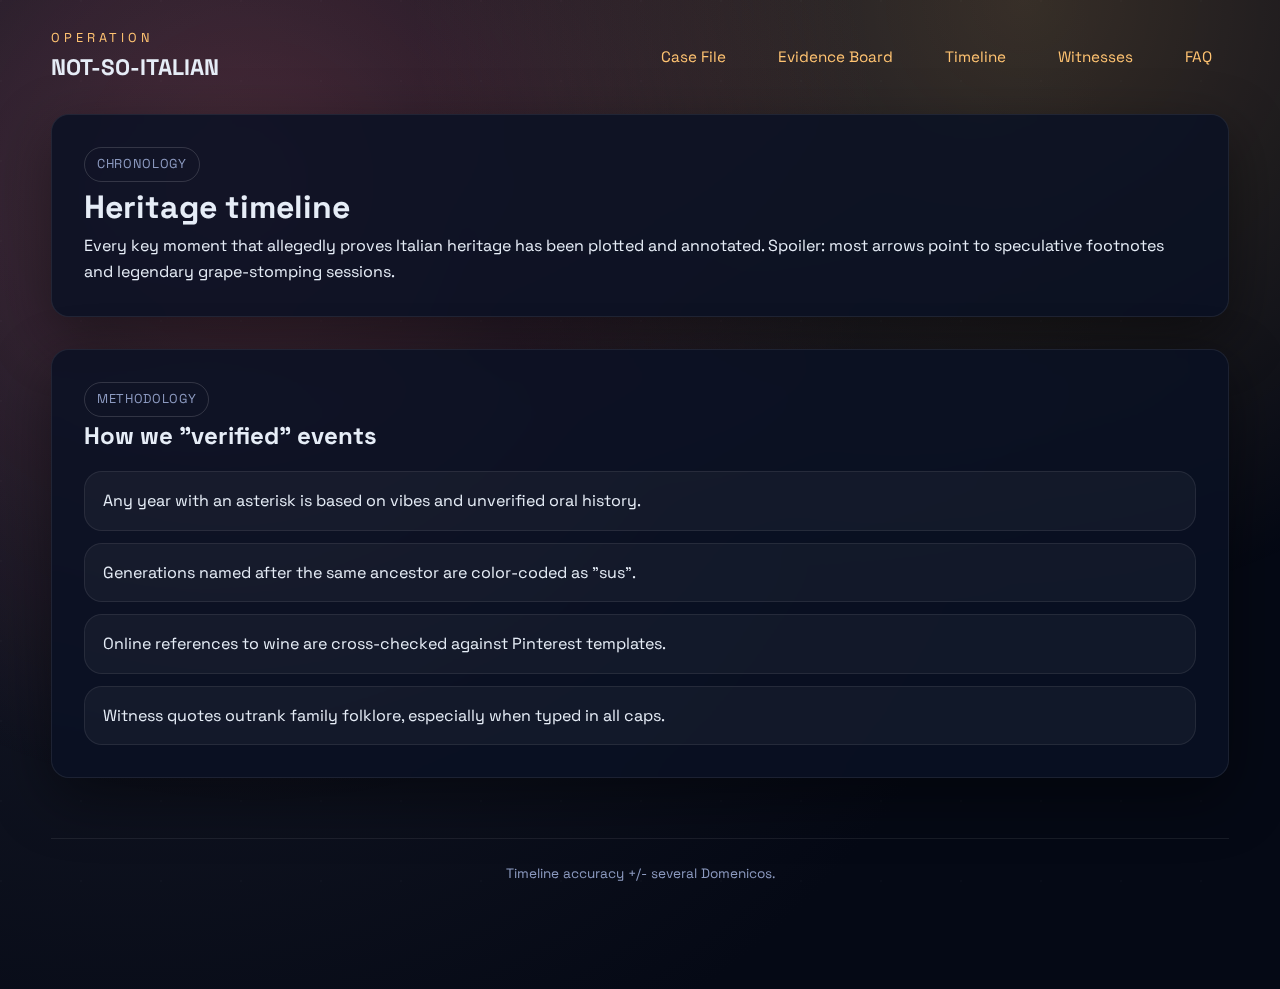
<file: timeline.html>
<!DOCTYPE html>
<html lang="en">
  <head>
    <meta charset="UTF-8" />
    <meta name="viewport" content="width=device-width, initial-scale=1.0" />
    <title>Operation Not-So-Italian | Timeline</title>
    <meta
      name="description"
      content="A chronological walk-through of every dubious milestone in Vinnie Paglioni's supposed Italian heritage."
    />
    <link rel="preconnect" href="https://fonts.googleapis.com" />
    <link rel="preconnect" href="https://fonts.gstatic.com" crossorigin />
    <link
      href="https://fonts.googleapis.com/css2?family=Space+Grotesk:wght@400;500;600;700&display=swap"
      rel="stylesheet"
    />
    <link rel="stylesheet" href="assets/css/styles.css" />
  </head>
  <body data-page="timeline">
    <div class="site-shell">
      <header class="site-header">
        <div class="brand">
          <span>Operation</span>
          <strong>Not-So-Italian</strong>
        </div>
        <nav>
          <ul>
            <li><a href="index.html" data-page="home">Case File</a></li>
            <li><a href="evidence.html" data-page="evidence">Evidence Board</a></li>
            <li><a href="timeline.html" data-page="timeline">Timeline</a></li>
            <li><a href="witnesses.html" data-page="witnesses">Witnesses</a></li>
            <li><a href="faq.html" data-page="faq">FAQ</a></li>
          </ul>
        </nav>
      </header>

      <main>
        <section class="panel">
          <header>
            <small class="badge">Chronology</small>
            <h1>Heritage timeline</h1>
            <p>
              Every key moment that allegedly proves Italian heritage has been plotted and
              annotated. Spoiler: most arrows point to speculative footnotes and legendary
              grape-stomping sessions.
            </p>
          </header>
          <div class="timeline" data-timeline-list></div>
        </section>

        <section class="panel">
          <header>
            <small class="badge">Methodology</small>
            <h2>How we "verified" events</h2>
          </header>
          <ul class="quick-list">
            <li>Any year with an asterisk is based on vibes and unverified oral history.</li>
            <li>Generations named after the same ancestor are color-coded as "sus".</li>
            <li>Online references to wine are cross-checked against Pinterest templates.</li>
            <li>Witness quotes outrank family folklore, especially when typed in all caps.</li>
          </ul>
        </section>
      </main>

      <footer>
        <p>Timeline accuracy +/- several Domenicos.</p>
      </footer>
    </div>
    <script src="assets/js/main.js" defer></script>
  </body>
</html>
</file>
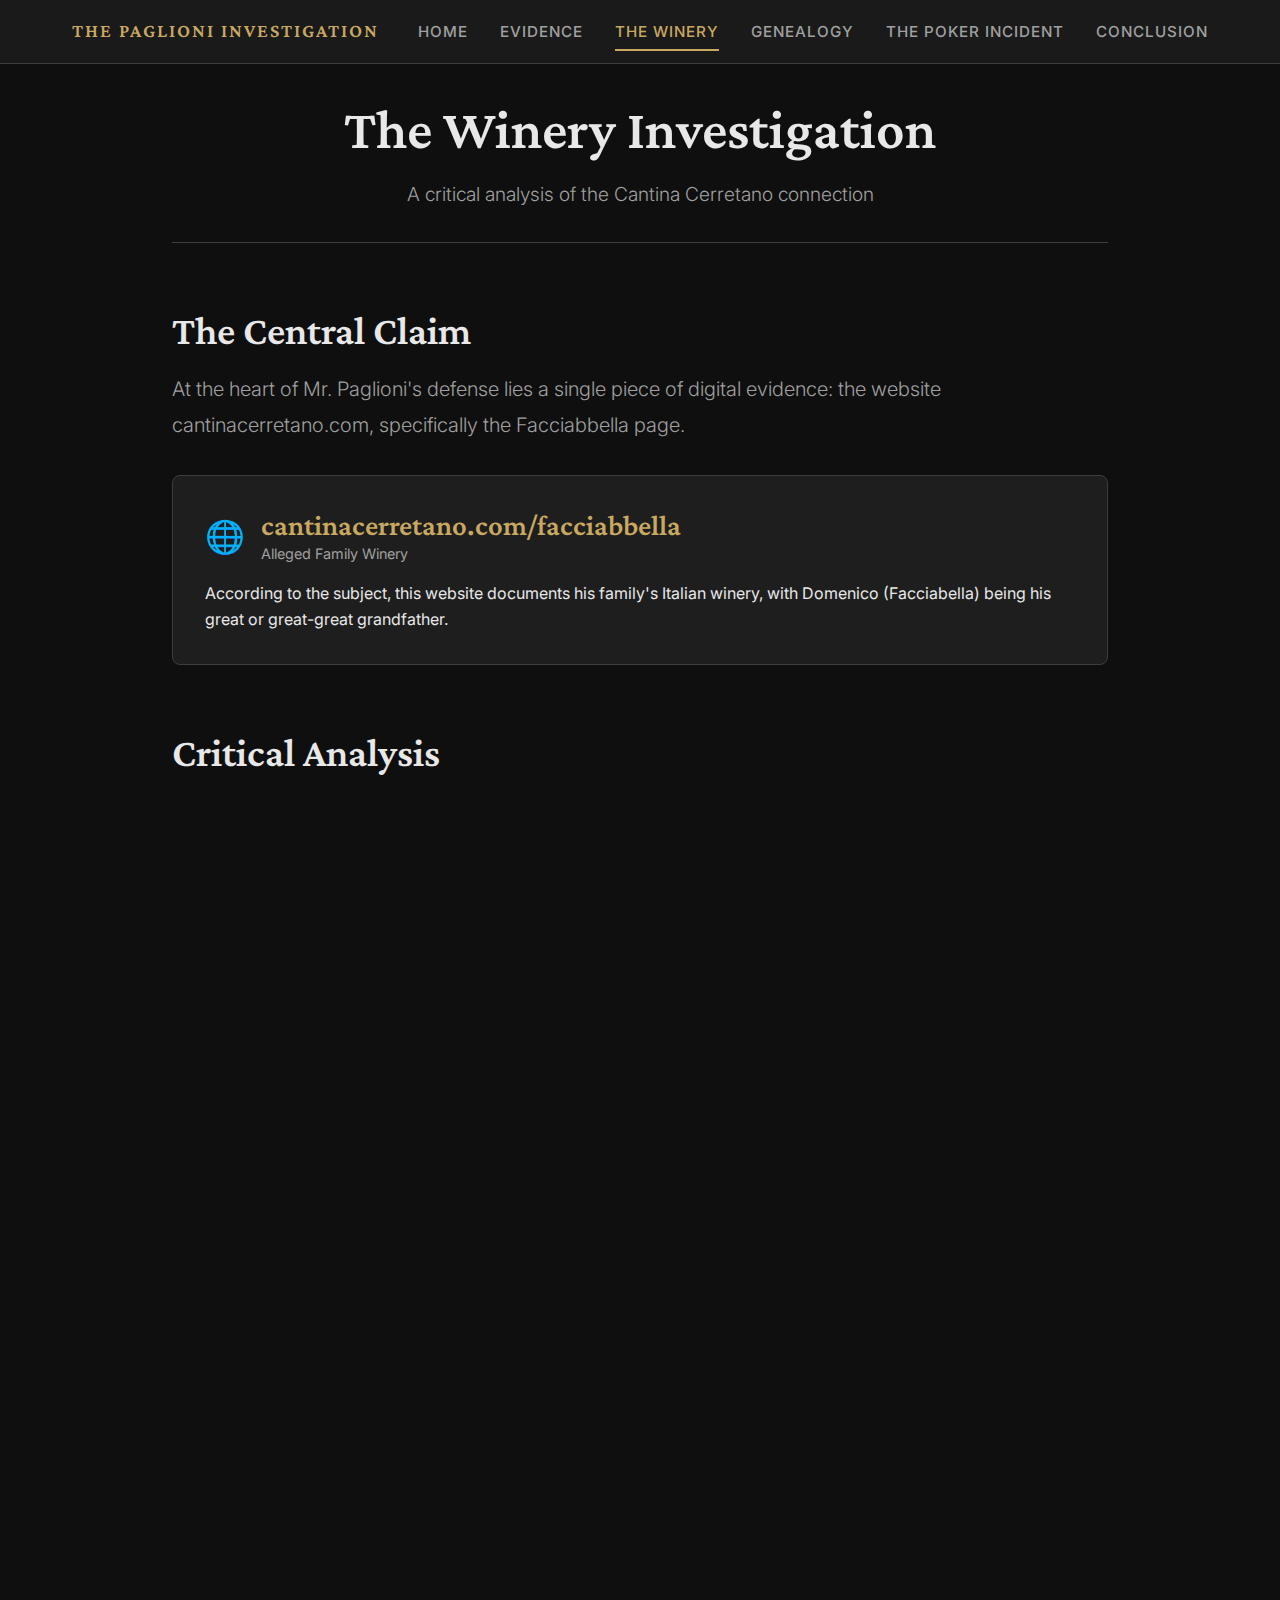
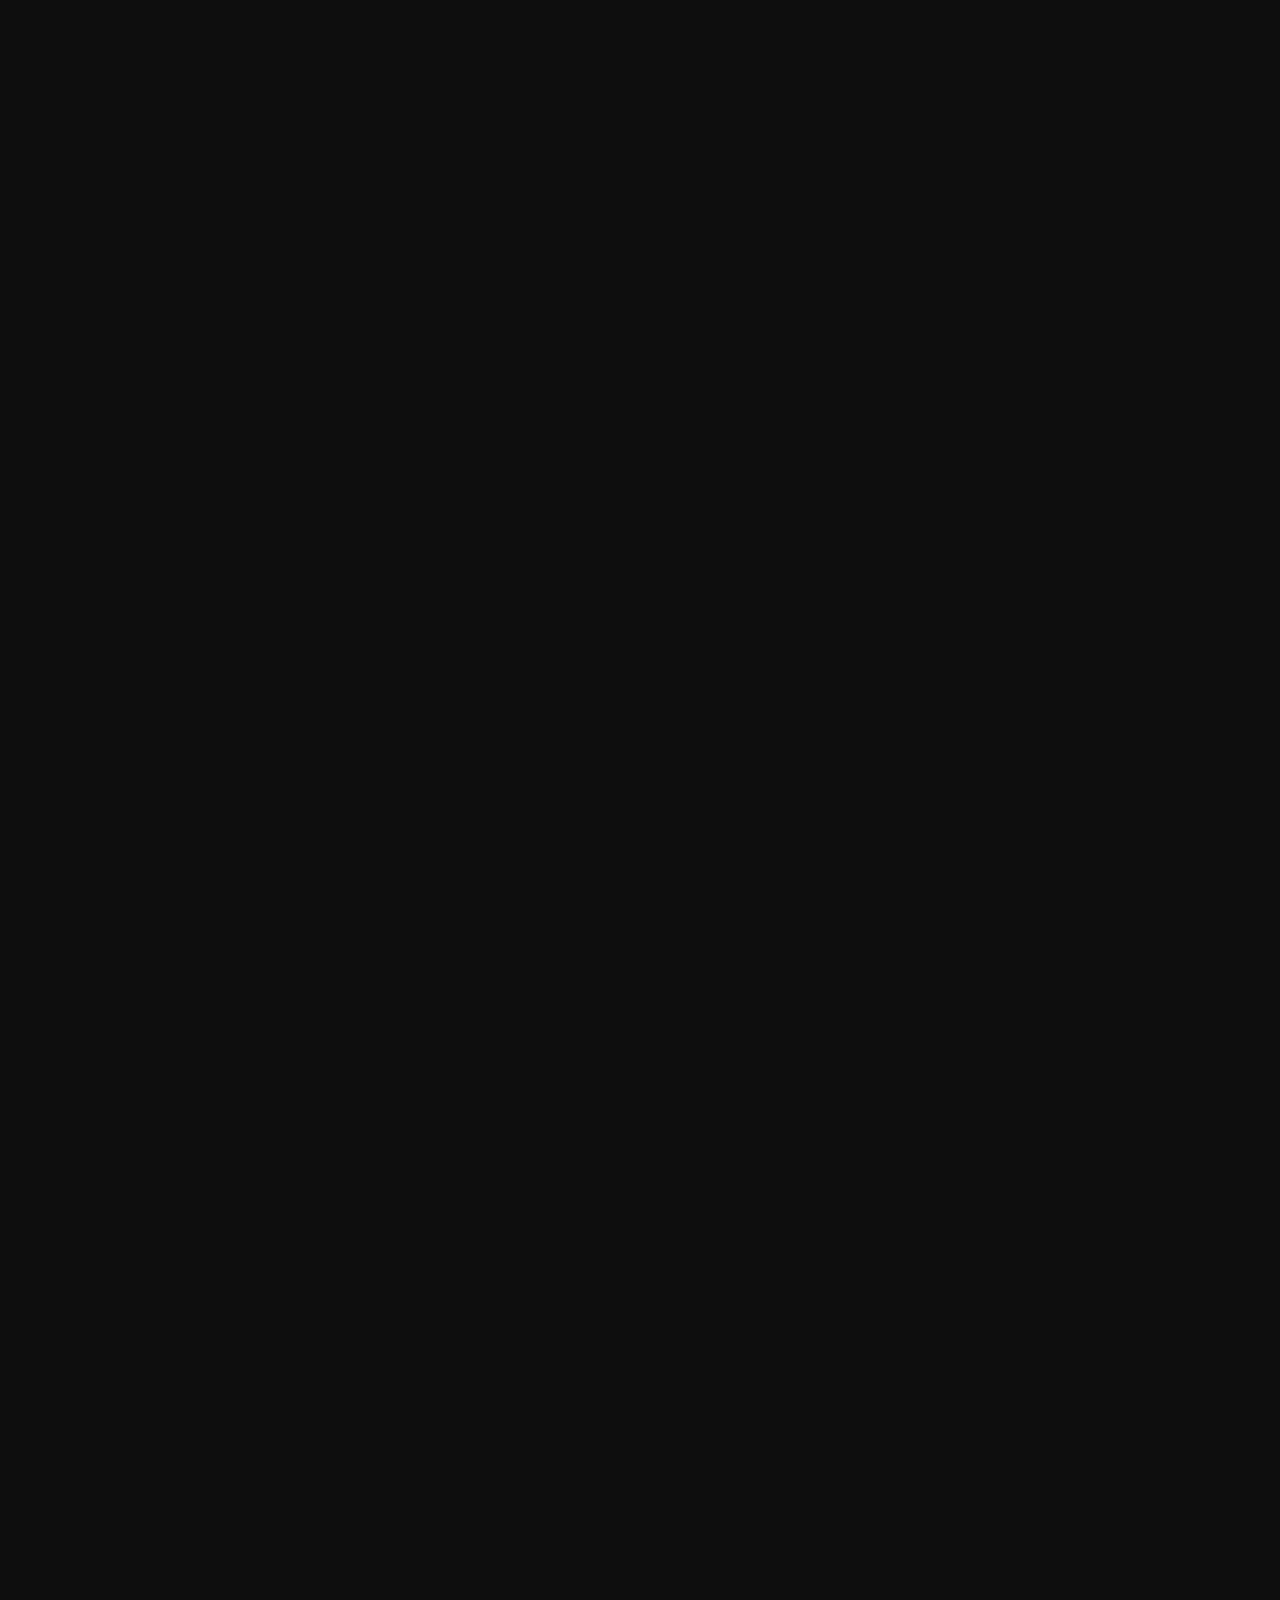
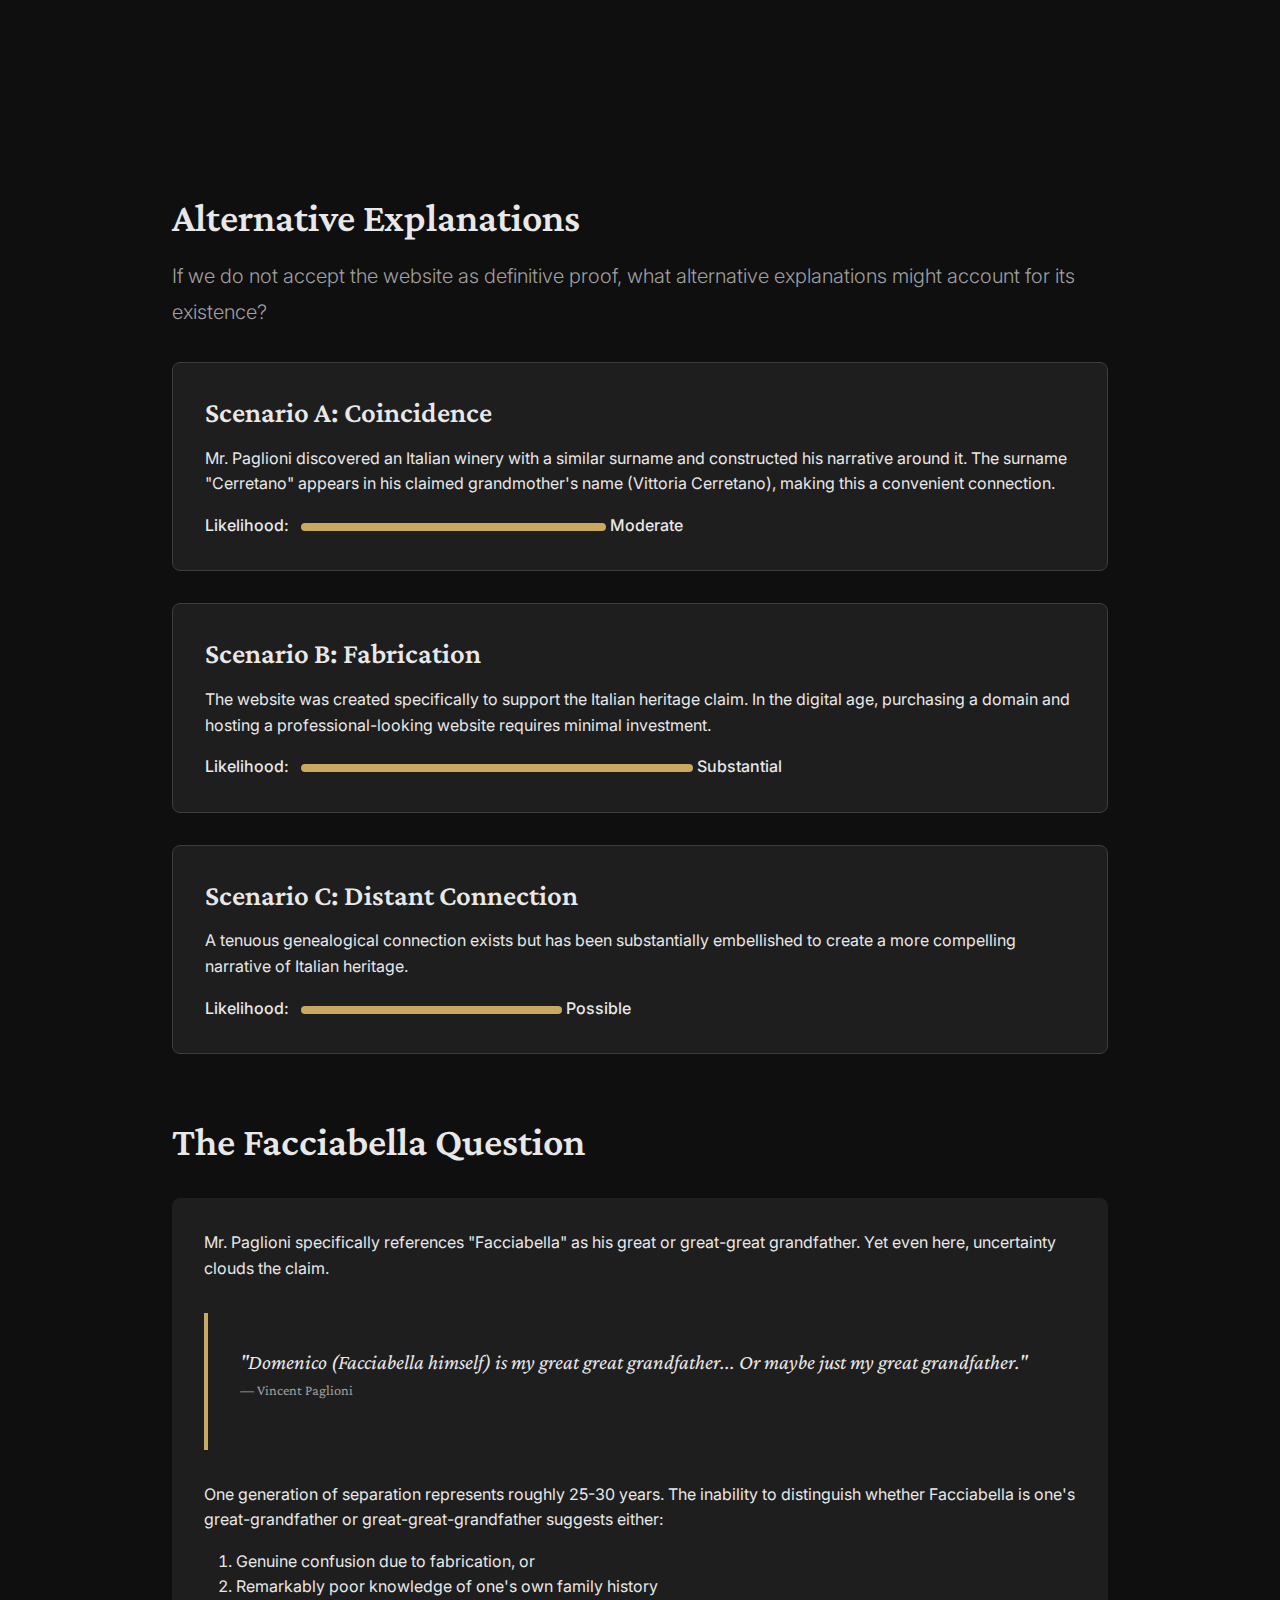
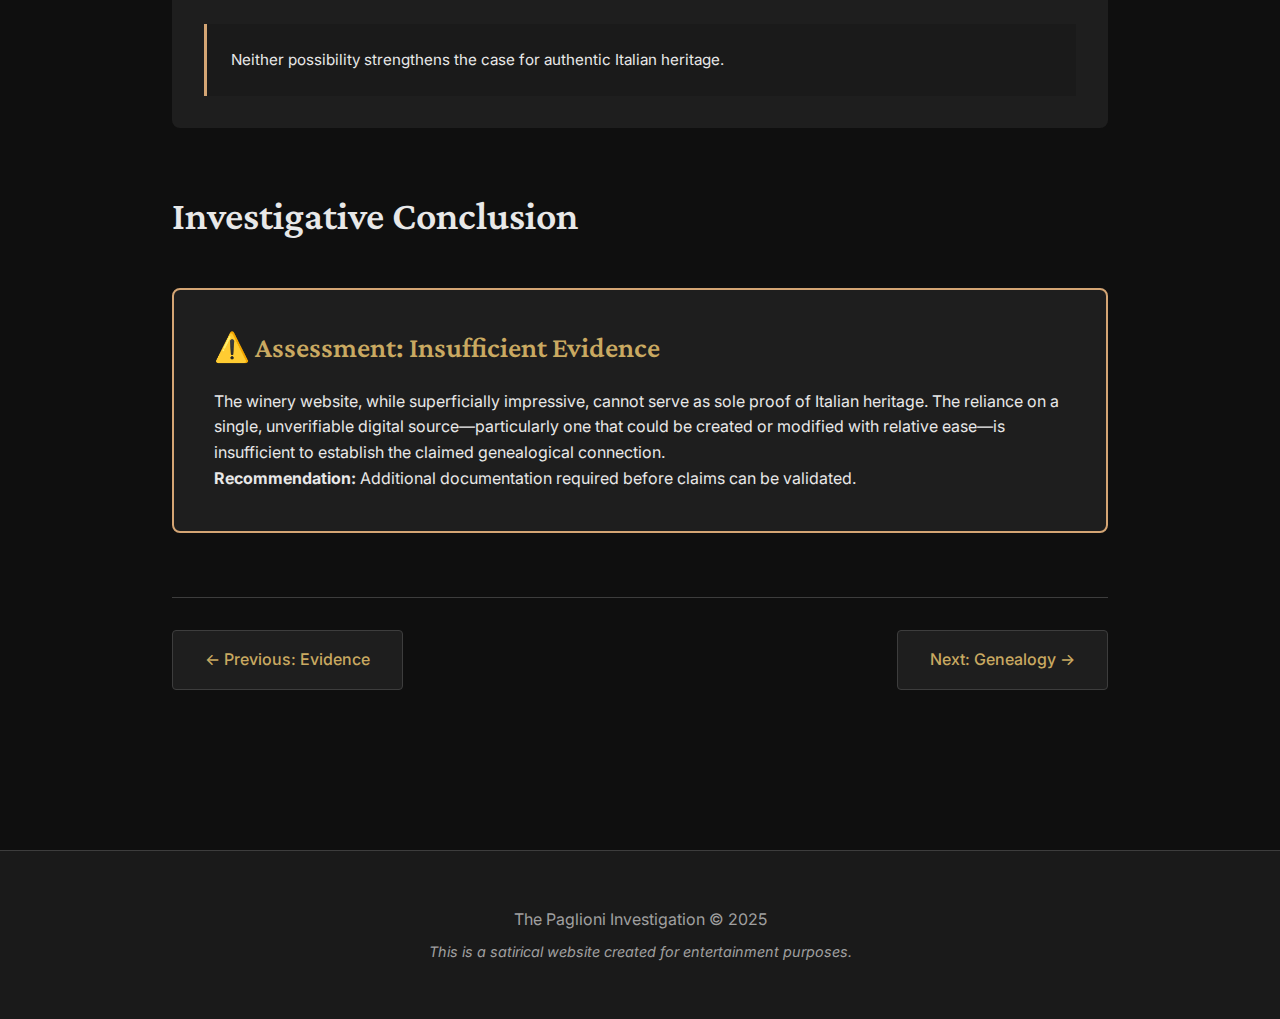
<file: winery.html>
<!DOCTYPE html>
<html lang="en">
<head>
    <meta charset="UTF-8">
    <meta name="viewport" content="width=device-width, initial-scale=1.0">
    <title>The Winery Analysis | The Paglioni Investigation</title>
    <link rel="stylesheet" href="styles.css">
    <link rel="preconnect" href="https://fonts.googleapis.com">
    <link rel="preconnect" href="https://fonts.gstatic.com" crossorigin>
    <link href="https://fonts.googleapis.com/css2?family=Crimson+Pro:wght@300;400;600&family=Inter:wght@300;400;500;600&display=swap" rel="stylesheet">
</head>
<body>
    <nav class="navbar">
        <div class="nav-container">
            <div class="logo">THE PAGLIONI INVESTIGATION</div>
            <ul class="nav-menu">
                <li><a href="index.html">Home</a></li>
                <li><a href="evidence.html">Evidence</a></li>
                <li><a href="winery.html" class="active">The Winery</a></li>
                <li><a href="genealogy.html">Genealogy</a></li>
                <li><a href="poker.html">The Poker Incident</a></li>
                <li><a href="conclusion.html">Conclusion</a></li>
            </ul>
        </div>
    </nav>

    <main class="container page-content">
        <div class="page-header">
            <h1>The Winery Investigation</h1>
            <p class="page-subtitle">A critical analysis of the Cantina Cerretano connection</p>
        </div>

        <section class="evidence-section">
            <h2>The Central Claim</h2>
            <p class="lead">At the heart of Mr. Paglioni's defense lies a single piece of digital evidence: the website cantinacerretano.com, specifically the Facciabbella page.</p>
            
            <div class="website-box">
                <div class="website-header">
                    <span class="website-icon">🌐</span>
                    <div>
                        <h3>cantinacerretano.com/facciabbella</h3>
                        <p class="website-meta">Alleged Family Winery</p>
                    </div>
                </div>
                <p>According to the subject, this website documents his family's Italian winery, with Domenico (Facciabella) being his great or great-great grandfather.</p>
            </div>
        </section>

        <section class="evidence-section">
            <h2>Critical Analysis</h2>

            <div class="analysis-point">
                <h3>Point 1: The Digital Nature of Evidence</h3>
                <p>The subject's primary—indeed, only—piece of concrete evidence is a website. Consider what this means:</p>
                <ul>
                    <li>Websites can be created by anyone with basic technical knowledge</li>
                    <li>Domain registration is anonymous and accessible globally</li>
                    <li>Historical narratives on websites are unverified and unverifiable</li>
                    <li>No physical artifacts, documents, or tangible evidence has been presented</li>
                </ul>
                <div class="insight-box">
                    <strong>Key Insight:</strong> Relying solely on a website as proof of Italian heritage is akin to accepting a Wikipedia page as definitive historical record. Both can be edited, fabricated, or manipulated.
                </div>
            </div>

            <div class="analysis-point">
                <h3>Point 2: The Convenience of Distance</h3>
                <p>The alleged winery is located in Italy—thousands of miles away. This geographical separation provides several advantages for someone wishing to maintain an unverifiable claim:</p>
                <ul>
                    <li>Difficult for friends and acquaintances to visit and verify</li>
                    <li>Language barriers complicate independent investigation</li>
                    <li>Cultural and legal differences impede document verification</li>
                    <li>The sheer cost and effort of verification serves as a natural deterrent</li>
                </ul>
                <div class="quote-box">
                    <blockquote>
                        "The owners would be my second cousins I think"
                        <footer>— Vincent Paglioni (emphasis added)</footer>
                    </blockquote>
                </div>
                <p class="analysis"><strong>Note:</strong> "I think" suggests uncertainty about this fundamental relationship. If this were a genuine family connection, would the relationship not be firmly established?</p>
            </div>

            <div class="analysis-point">
                <h3>Point 3: The Problem of Verification</h3>
                <p>Let us examine what would be required to verify this claim:</p>
                <div class="verification-steps">
                    <div class="step">
                        <span class="step-number">1</span>
                        <div class="step-content">
                            <h4>Contact the Winery</h4>
                            <p>Communicate with alleged relatives in Italy—assuming they speak English and are responsive to inquiries from strangers.</p>
                        </div>
                    </div>
                    <div class="step">
                        <span class="step-number">2</span>
                        <div class="step-content">
                            <h4>Verify Relationships</h4>
                            <p>Establish genealogical connections through Italian civil records—requiring knowledge of Italian bureaucracy and potentially legal assistance.</p>
                        </div>
                    </div>
                    <div class="step">
                        <span class="step-number">3</span>
                        <div class="step-content">
                            <h4>Physical Verification</h4>
                            <p>Travel to Italy to verify the winery's existence and relationship to the Paglioni family—an expensive and time-consuming proposition.</p>
                        </div>
                    </div>
                    <div class="step">
                        <span class="step-number">4</span>
                        <div class="step-content">
                            <h4>Document Authentication</h4>
                            <p>Obtain and authenticate official documents proving the genealogical connection—potentially requiring legal translation and notarization.</p>
                        </div>
                    </div>
                </div>
                <p class="lead">The burden of verification has been cunningly shifted from the claimant to the investigator. This is, in itself, suspicious.</p>
            </div>

            <div class="analysis-point">
                <h3>Point 4: Website Creation Timeline</h3>
                <p>A critical question remains unanswered: When was this website created?</p>
                <div class="timeline-question">
                    <p>If the website predates Mr. Paglioni's claims, it may be legitimate. However, if it was created or significantly modified after his assertions of Italian heritage began, this would be highly suspicious.</p>
                    <p><strong>Unfortunately, this information has not been made available to investigators.</strong></p>
                </div>
            </div>

            <div class="analysis-point">
                <h3>Point 5: The "Second Cousins" Claim</h3>
                <p>Mr. Paglioni states that the current winery owners "would be my second cousins I think." The uncertainty is telling:</p>
                <ul>
                    <li>Has he met these supposed cousins?</li>
                    <li>Has he visited the winery?</li>
                    <li>Has he tasted their wine?</li>
                    <li>Can he name them without consulting the website?</li>
                    <li>Does he have their contact information?</li>
                </ul>
                <p class="analysis">These questions remain unanswered. A genuine family connection would presumably involve more concrete knowledge and personal interaction.</p>
            </div>
        </section>

        <section class="evidence-section">
            <h2>Alternative Explanations</h2>
            <p class="lead">If we do not accept the website as definitive proof, what alternative explanations might account for its existence?</p>

            <div class="alternatives-grid">
                <div class="alternative-card">
                    <h3>Scenario A: Coincidence</h3>
                    <p>Mr. Paglioni discovered an Italian winery with a similar surname and constructed his narrative around it. The surname "Cerretano" appears in his claimed grandmother's name (Vittoria Cerretano), making this a convenient connection.</p>
                    <div class="likelihood">Likelihood: <span class="meter" style="width: 35%"></span> Moderate</div>
                </div>

                <div class="alternative-card">
                    <h3>Scenario B: Fabrication</h3>
                    <p>The website was created specifically to support the Italian heritage claim. In the digital age, purchasing a domain and hosting a professional-looking website requires minimal investment.</p>
                    <div class="likelihood">Likelihood: <span class="meter" style="width: 45%"></span> Substantial</div>
                </div>

                <div class="alternative-card">
                    <h3>Scenario C: Distant Connection</h3>
                    <p>A tenuous genealogical connection exists but has been substantially embellished to create a more compelling narrative of Italian heritage.</p>
                    <div class="likelihood">Likelihood: <span class="meter" style="width: 30%"></span> Possible</div>
                </div>
            </div>
        </section>

        <section class="evidence-section">
            <h2>The Facciabella Question</h2>
            <div class="facciabella-section">
                <p>Mr. Paglioni specifically references "Facciabella" as his great or great-great grandfather. Yet even here, uncertainty clouds the claim.</p>
                
                <div class="quote-box">
                    <blockquote>
                        "Domenico (Facciabella himself) is my great great grandfather... Or maybe just my great grandfather."
                        <footer>— Vincent Paglioni</footer>
                    </blockquote>
                </div>

                <p>One generation of separation represents roughly 25-30 years. The inability to distinguish whether Facciabella is one's great-grandfather or great-great-grandfather suggests either:</p>
                <ol>
                    <li>Genuine confusion due to fabrication, or</li>
                    <li>Remarkably poor knowledge of one's own family history</li>
                </ol>
                <p class="analysis">Neither possibility strengthens the case for authentic Italian heritage.</p>
            </div>
        </section>

        <section class="evidence-section">
            <h2>Investigative Conclusion</h2>
            <div class="conclusion-box warning">
                <h3>⚠️ Assessment: Insufficient Evidence</h3>
                <p>The winery website, while superficially impressive, cannot serve as sole proof of Italian heritage. The reliance on a single, unverifiable digital source—particularly one that could be created or modified with relative ease—is insufficient to establish the claimed genealogical connection.</p>
                <p><strong>Recommendation:</strong> Additional documentation required before claims can be validated.</p>
            </div>
        </section>

        <div class="page-navigation">
            <a href="evidence.html" class="nav-btn">← Previous: Evidence</a>
            <a href="genealogy.html" class="nav-btn">Next: Genealogy →</a>
        </div>
    </main>

    <footer class="footer">
        <div class="footer-content">
            <p>The Paglioni Investigation © 2025</p>
            <p class="disclaimer">This is a satirical website created for entertainment purposes.</p>
        </div>
    </footer>

    <script src="script.js"></script>
</body>
</html>
</file>
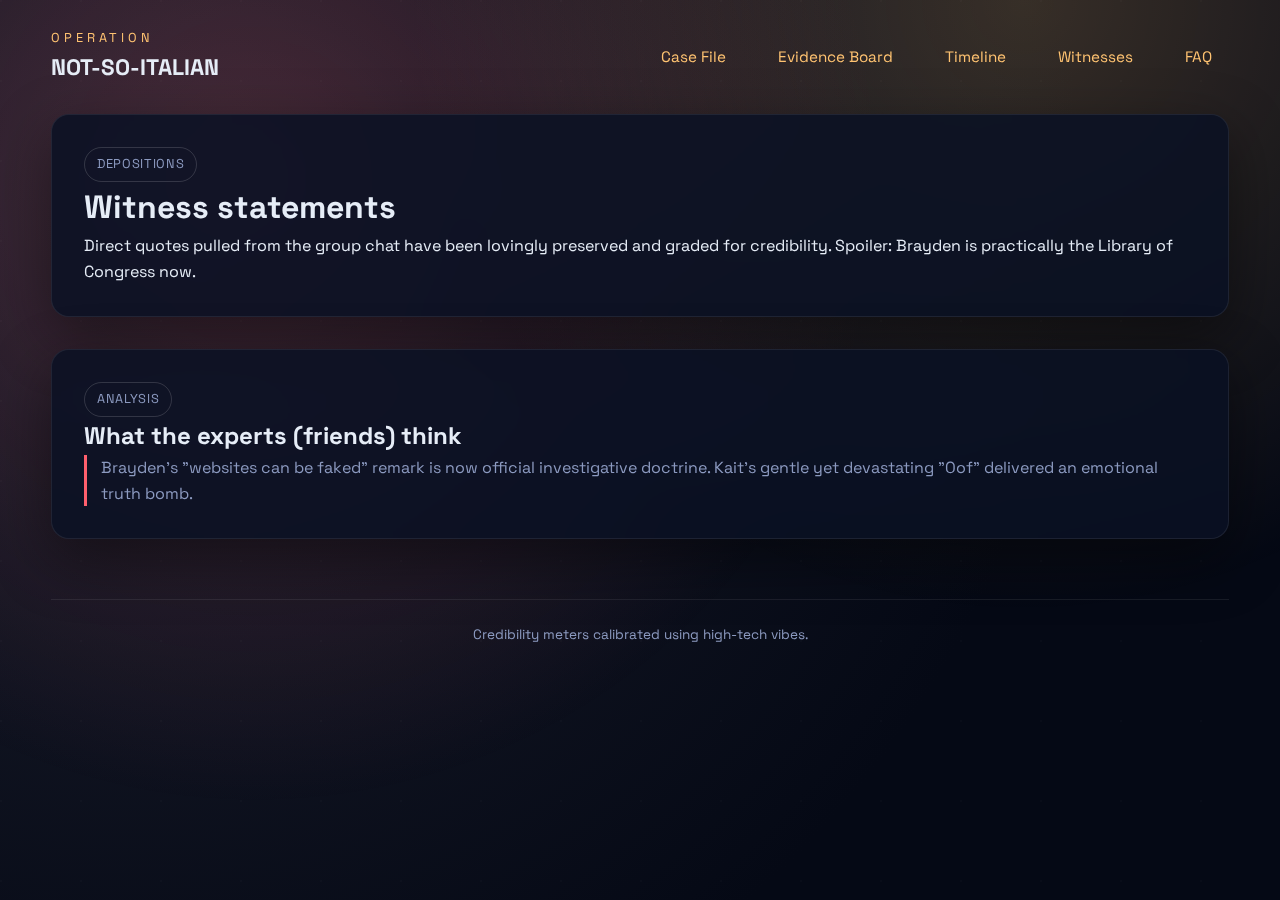
<file: witnesses.html>
<!DOCTYPE html>
<html lang="en">
  <head>
    <meta charset="UTF-8" />
    <meta name="viewport" content="width=device-width, initial-scale=1.0" />
    <title>Operation Not-So-Italian | Witnesses</title>
    <meta
      name="description"
      content="First-hand statements from Brayden, Kait, and even Vinnie regarding his supposed Italian background."
    />
    <link rel="preconnect" href="https://fonts.googleapis.com" />
    <link rel="preconnect" href="https://fonts.gstatic.com" crossorigin />
    <link
      href="https://fonts.googleapis.com/css2?family=Space+Grotesk:wght@400;500;600;700&display=swap"
      rel="stylesheet"
    />
    <link rel="stylesheet" href="assets/css/styles.css" />
  </head>
  <body data-page="witnesses">
    <div class="site-shell">
      <header class="site-header">
        <div class="brand">
          <span>Operation</span>
          <strong>Not-So-Italian</strong>
        </div>
        <nav>
          <ul>
            <li><a href="index.html" data-page="home">Case File</a></li>
            <li><a href="evidence.html" data-page="evidence">Evidence Board</a></li>
            <li><a href="timeline.html" data-page="timeline">Timeline</a></li>
            <li><a href="witnesses.html" data-page="witnesses">Witnesses</a></li>
            <li><a href="faq.html" data-page="faq">FAQ</a></li>
          </ul>
        </nav>
      </header>

      <main>
        <section class="panel">
          <header>
            <small class="badge">Depositions</small>
            <h1>Witness statements</h1>
            <p>
              Direct quotes pulled from the group chat have been lovingly preserved and graded
              for credibility. Spoiler: Brayden is practically the Library of Congress now.
            </p>
          </header>
          <div class="witness-grid" data-witness-grid></div>
        </section>

        <section class="panel">
          <header>
            <small class="badge">Analysis</small>
            <h2>What the experts (friends) think</h2>
          </header>
            <p class="callout">
            Brayden's "websites can be faked" remark is now official investigative doctrine.
            Kait's gentle yet devastating "Oof" delivered an emotional truth bomb.
          </p>
        </section>
      </main>

      <footer>
        <p>Credibility meters calibrated using high-tech vibes.</p>
      </footer>
    </div>
    <script src="assets/js/main.js" defer></script>
  </body>
</html>
</file>
<file: assets/css/styles.css>
:root {
  --bg: #050915;
  --bg-alt: #0b1224;
  --panel: rgba(9, 17, 35, 0.85);
  --panel-light: rgba(255, 255, 255, 0.04);
  --accent: #ff5f6d;
  --accent-2: #ffc371;
  --text: #e6edf7;
  --text-muted: #8c9ac0;
  --success: #70ffaf;
  --warning: #ffc857;
  --danger: #ff6b81;
  --card-radius: 18px;
  --shadow: 0 20px 60px rgba(0, 0, 0, 0.45);
  --max-width: 1200px;
  font-family: 'Space Grotesk', 'Inter', system-ui, -apple-system, BlinkMacSystemFont, 'Segoe UI', sans-serif;
}

* {
  box-sizing: border-box;
  margin: 0;
  padding: 0;
}

body {
  background: radial-gradient(circle at 10% 20%, #1c1f2d, #050915 70%);
  color: var(--text);
  font-family: 'Space Grotesk', 'Inter', system-ui, sans-serif;
  min-height: 100vh;
  line-height: 1.6;
}

body::before {
  content: '';
  position: fixed;
  inset: 0;
  background: url('data:image/svg+xml,%3Csvg xmlns="http://www.w3.org/2000/svg" width="80" height="80" viewBox="0 0 80 80"%3E%3Cg fill="%23ffffff" fill-opacity="0.03"%3E%3Ccircle cx="1" cy="1" r="1"/%3E%3C/g%3E%3C/svg%3E');
  opacity: 0.8;
  pointer-events: none;
  z-index: -2;
}

body::after {
  content: '';
  position: fixed;
  inset: 0;
  background: radial-gradient(circle at 20% 20%, rgba(255, 95, 109, 0.2), transparent 50%),
    radial-gradient(circle at 80% 0%, rgba(255, 195, 113, 0.2), transparent 45%);
  pointer-events: none;
  z-index: -1;
}

a {
  color: var(--accent-2);
  text-decoration: none;
}

a:hover {
  text-decoration: underline;
}

.site-shell {
  width: min(92vw, var(--max-width));
  margin: 0 auto;
  padding-bottom: 80px;
}

header.site-header {
  display: flex;
  align-items: center;
  justify-content: space-between;
  padding: 28px 0;
}

.brand {
  display: flex;
  flex-direction: column;
  gap: 2px;
}

.brand span:first-child {
  letter-spacing: 0.3em;
  font-size: 0.8rem;
  text-transform: uppercase;
  color: var(--accent-2);
}

.brand strong {
  font-size: 1.4rem;
  text-transform: uppercase;
}

nav ul {
  display: flex;
  gap: 18px;
  list-style: none;
}

nav a {
  padding: 10px 16px;
  border-radius: 999px;
  background: transparent;
  border: 1px solid transparent;
  transition: border 0.2s ease, background 0.2s ease, color 0.2s ease;
  font-size: 0.95rem;
}

nav a:hover,
nav a.is-active {
  border-color: rgba(255, 255, 255, 0.2);
  background: rgba(255, 255, 255, 0.08);
}

main {
  display: flex;
  flex-direction: column;
  gap: 32px;
}

.panel {
  background: var(--panel);
  border: 1px solid rgba(255, 255, 255, 0.08);
  border-radius: var(--card-radius);
  box-shadow: var(--shadow);
  padding: clamp(20px, 3vw, 32px);
  backdrop-filter: blur(14px);
}

.hero {
  display: grid;
  grid-template-columns: repeat(auto-fit, minmax(280px, 1fr));
  gap: 28px;
  align-items: center;
}

.hero h1 {
  font-size: clamp(2.2rem, 5vw, 3.2rem);
  line-height: 1.1;
}

.hero p {
  color: var(--text-muted);
  margin-top: 12px;
}

.hero-actions {
  display: flex;
  gap: 14px;
  margin-top: 20px;
  flex-wrap: wrap;
}

.btn {
  border: none;
  border-radius: 999px;
  padding: 12px 24px;
  font-size: 0.95rem;
  font-weight: 600;
  cursor: pointer;
  transition: transform 0.2s ease, box-shadow 0.2s ease, background 0.2s ease;
}

.btn-primary {
  background: linear-gradient(120deg, var(--accent), var(--accent-2));
  color: #050915;
  box-shadow: 0 10px 25px rgba(255, 95, 109, 0.35);
}

.btn-ghost {
  background: rgba(255, 255, 255, 0.1);
  color: var(--text);
}

.btn:hover {
  transform: translateY(-2px);
}

.stat-grid,
.card-grid {
  display: grid;
  grid-template-columns: repeat(auto-fit, minmax(230px, 1fr));
  gap: 18px;
}

.stat-card,
.card {
  background: var(--panel-light);
  border-radius: var(--card-radius);
  border: 1px solid rgba(255, 255, 255, 0.08);
  padding: 20px;
}

.card h3 {
  margin-bottom: 12px;
  font-size: 1.15rem;
}

.badge {
  display: inline-flex;
  align-items: center;
  gap: 8px;
  padding: 6px 12px;
  border-radius: 999px;
  border: 1px solid rgba(255, 255, 255, 0.15);
  font-size: 0.8rem;
  text-transform: uppercase;
  letter-spacing: 0.05em;
  color: var(--text-muted);
}

.score-dial {
  width: 220px;
  height: 220px;
  border-radius: 50%;
  background: radial-gradient(circle, rgba(255, 255, 255, 0.08), rgba(0, 0, 0, 0.4));
  display: flex;
  align-items: center;
  justify-content: center;
  margin: 0 auto;
  position: relative;
  border: 1px solid rgba(255, 255, 255, 0.08);
}

.score-dial::after {
  content: '';
  position: absolute;
  width: 80%;
  height: 80%;
  border-radius: 50%;
  background: #050915;
  border: 1px solid rgba(255, 255, 255, 0.05);
  box-shadow: inset 0 0 30px rgba(0, 0, 0, 0.5);
}

.score-value {
  font-size: 2.8rem;
  font-weight: 700;
  z-index: 1;
}

.score-label {
  position: absolute;
  bottom: 24px;
  font-size: 0.85rem;
  text-transform: uppercase;
  color: var(--text-muted);
  letter-spacing: 0.2em;
}

.tab-panel {
  margin-top: 12px;
}

.tab-buttons {
  display: flex;
  flex-wrap: wrap;
  gap: 12px;
}

.tab-buttons button {
  border: 1px solid rgba(255, 255, 255, 0.15);
  border-radius: 999px;
  padding: 10px 18px;
  background: rgba(255, 255, 255, 0.05);
  color: var(--text);
  cursor: pointer;
}

.tab-buttons button.is-active {
  background: linear-gradient(120deg, var(--accent), var(--accent-2));
  color: #050915;
  border-color: transparent;
}

.tab-content {
  margin-top: 20px;
}

.timeline {
  display: flex;
  flex-direction: column;
  gap: 18px;
}

.timeline-item {
  display: grid;
  grid-template-columns: 140px 1fr;
  gap: 18px;
  padding: 18px;
  border-radius: var(--card-radius);
  border: 1px solid rgba(255, 255, 255, 0.08);
  background: rgba(255, 255, 255, 0.03);
}

.timeline-item span {
  font-size: 0.85rem;
  color: var(--accent-2);
  letter-spacing: 0.15em;
  text-transform: uppercase;
}

.timeline-item strong {
  display: block;
  font-size: 1.1rem;
  margin-bottom: 6px;
}

.witness-grid {
  display: grid;
  grid-template-columns: repeat(auto-fit, minmax(260px, 1fr));
  gap: 18px;
}

.witness-card blockquote {
  font-size: 1rem;
  margin: 12px 0;
  color: var(--text);
}

.progress {
  width: 100%;
  height: 8px;
  border-radius: 999px;
  background: rgba(255, 255, 255, 0.1);
  position: relative;
}

.progress span {
  position: absolute;
  inset: 0;
  border-radius: 999px;
  background: linear-gradient(90deg, var(--accent), var(--accent-2));
}

.faq-item + .faq-item {
  margin-top: 20px;
  border-top: 1px solid rgba(255, 255, 255, 0.08);
  padding-top: 20px;
}

footer {
  margin-top: 60px;
  padding: 24px 0;
  border-top: 1px solid rgba(255, 255, 255, 0.08);
  text-align: center;
  color: var(--text-muted);
  font-size: 0.85rem;
}

.tagline {
  font-size: 0.75rem;
  letter-spacing: 0.4em;
  color: rgba(255, 255, 255, 0.35);
}

.list-inline {
  list-style: none;
  display: flex;
  gap: 12px;
  flex-wrap: wrap;
  margin-top: 12px;
}

.quick-list {
  list-style: none;
  display: flex;
  flex-direction: column;
  gap: 12px;
  margin-top: 16px;
}

.quick-list li {
  padding: 16px 18px;
  border-radius: var(--card-radius);
  background: var(--panel-light);
  border: 1px solid rgba(255, 255, 255, 0.08);
}

.callout {
  border-left: 3px solid var(--accent);
  padding-left: 14px;
  color: var(--text-muted);
}

@media (max-width: 720px) {
  nav ul {
    flex-direction: column;
    gap: 10px;
  }

  nav a {
    display: block;
    text-align: center;
  }

  .timeline-item {
    grid-template-columns: 1fr;
  }
}
</file>
<file: styles.css>
/* Global Styles and Variables */
:root {
    --primary-color: #1a1a1a;
    --secondary-color: #2d2d2d;
    --accent-color: #c9a961;
    --text-primary: #e8e8e8;
    --text-secondary: #a0a0a0;
    --border-color: #3d3d3d;
    --warning-color: #d4a574;
    --critical-color: #c96161;
    --success-color: #61c985;
    --bg-dark: #0f0f0f;
    --bg-card: #1e1e1e;
}

* {
    margin: 0;
    padding: 0;
    box-sizing: border-box;
}

body {
    font-family: 'Inter', sans-serif;
    background-color: var(--bg-dark);
    color: var(--text-primary);
    line-height: 1.6;
    font-size: 16px;
}

h1, h2, h3, h4 {
    font-family: 'Crimson Pro', serif;
    font-weight: 600;
    line-height: 1.2;
    margin-bottom: 1rem;
}

h1 { font-size: 3.5rem; }
h2 { font-size: 2.5rem; margin-top: 3rem; }
h3 { font-size: 1.8rem; }
h4 { font-size: 1.3rem; }

a {
    color: var(--accent-color);
    text-decoration: none;
    transition: all 0.3s ease;
}

a:hover {
    color: var(--warning-color);
}

/* Navigation */
.navbar {
    background-color: var(--primary-color);
    border-bottom: 1px solid var(--border-color);
    padding: 1rem 0;
    position: sticky;
    top: 0;
    z-index: 1000;
    backdrop-filter: blur(10px);
}

.nav-container {
    max-width: 1200px;
    margin: 0 auto;
    padding: 0 2rem;
    display: flex;
    justify-content: space-between;
    align-items: center;
}

.logo {
    font-family: 'Crimson Pro', serif;
    font-size: 1.2rem;
    font-weight: 600;
    letter-spacing: 2px;
    color: var(--accent-color);
}

.nav-menu {
    display: flex;
    list-style: none;
    gap: 2rem;
}

.nav-menu a {
    color: var(--text-secondary);
    font-size: 0.95rem;
    font-weight: 500;
    text-transform: uppercase;
    letter-spacing: 1px;
    padding: 0.5rem 0;
    border-bottom: 2px solid transparent;
    transition: all 0.3s ease;
}

.nav-menu a:hover,
.nav-menu a.active {
    color: var(--accent-color);
    border-bottom-color: var(--accent-color);
}

/* Hero Section */
.hero {
    background: linear-gradient(135deg, var(--primary-color) 0%, var(--secondary-color) 100%);
    padding: 8rem 2rem;
    text-align: center;
    border-bottom: 1px solid var(--border-color);
}

.hero-content {
    max-width: 800px;
    margin: 0 auto;
}

.hero h1 {
    font-size: 4.5rem;
    margin-bottom: 1rem;
    color: var(--text-primary);
}

.subtitle {
    font-size: 1.5rem;
    color: var(--text-secondary);
    margin-bottom: 2rem;
    font-weight: 300;
}

.hero-meta {
    display: flex;
    justify-content: center;
    align-items: center;
    gap: 1rem;
    color: var(--accent-color);
    font-size: 0.9rem;
    text-transform: uppercase;
    letter-spacing: 2px;
}

.separator {
    color: var(--text-secondary);
}

/* Container */
.container {
    max-width: 1000px;
    margin: 0 auto;
    padding: 4rem 2rem;
}

/* Page Content */
.page-content {
    padding-top: 2rem;
}

.page-header {
    text-align: center;
    margin-bottom: 4rem;
    padding-bottom: 2rem;
    border-bottom: 1px solid var(--border-color);
}

.page-subtitle {
    font-size: 1.2rem;
    color: var(--text-secondary);
    font-weight: 300;
}

/* Sections */
.intro-section,
.evidence-section,
.key-findings,
.methodology,
.timeline,
.cta-section {
    margin-bottom: 4rem;
}

.lead {
    font-size: 1.25rem;
    font-weight: 300;
    color: var(--text-secondary);
    margin-bottom: 2rem;
    line-height: 1.8;
}

.intro-text p {
    margin-bottom: 1.5rem;
    line-height: 1.8;
}

/* Quote Box */
.quote-box {
    background-color: var(--bg-card);
    border-left: 4px solid var(--accent-color);
    padding: 2rem;
    margin: 2rem 0;
}

.quote-box.featured {
    border-left-width: 6px;
    padding: 2.5rem;
}

.quote-box blockquote {
    font-family: 'Crimson Pro', serif;
    font-size: 1.3rem;
    font-style: italic;
    line-height: 1.6;
    margin-bottom: 1rem;
    color: var(--text-primary);
}

.quote-box footer {
    font-size: 0.9rem;
    color: var(--text-secondary);
    font-style: normal;
}

/* Finding Cards */
.findings-grid {
    display: grid;
    grid-template-columns: repeat(auto-fit, minmax(280px, 1fr));
    gap: 2rem;
    margin-top: 2rem;
}

.finding-card {
    background-color: var(--bg-card);
    border: 1px solid var(--border-color);
    padding: 2rem;
    border-radius: 8px;
    transition: all 0.3s ease;
}

.finding-card:hover {
    transform: translateY(-5px);
    border-color: var(--accent-color);
    box-shadow: 0 10px 30px rgba(0,0,0,0.3);
}

.finding-icon {
    font-size: 3rem;
    margin-bottom: 1rem;
}

.finding-card h3 {
    color: var(--accent-color);
    margin-bottom: 1rem;
}

.card-link {
    display: inline-block;
    margin-top: 1rem;
    color: var(--accent-color);
    font-weight: 500;
}

/* Methodology */
.methodology-list {
    list-style: none;
    padding-left: 0;
}

.methodology-list li {
    padding: 1rem 0;
    border-bottom: 1px solid var(--border-color);
    line-height: 1.8;
}

.methodology-list li:last-child {
    border-bottom: none;
}

.methodology-list strong {
    color: var(--accent-color);
}

/* Timeline */
.timeline-item {
    display: grid;
    grid-template-columns: 150px 1fr;
    gap: 2rem;
    padding: 2rem 0;
    border-left: 2px solid var(--border-color);
    position: relative;
    padding-left: 2rem;
    margin-left: 75px;
}

.timeline-item::before {
    content: '';
    position: absolute;
    left: -9px;
    top: 2rem;
    width: 16px;
    height: 16px;
    background-color: var(--accent-color);
    border-radius: 50%;
}

.timeline-date {
    font-weight: 600;
    color: var(--accent-color);
    text-transform: uppercase;
    font-size: 0.9rem;
    letter-spacing: 1px;
}

.timeline-content h3 {
    margin-bottom: 0.5rem;
}

/* Buttons */
.cta-buttons {
    display: flex;
    gap: 1rem;
    justify-content: center;
    margin-top: 2rem;
}

.btn {
    padding: 1rem 2.5rem;
    border-radius: 4px;
    font-weight: 500;
    text-transform: uppercase;
    letter-spacing: 1px;
    font-size: 0.9rem;
    transition: all 0.3s ease;
    display: inline-block;
}

.btn-primary {
    background-color: var(--accent-color);
    color: var(--primary-color);
}

.btn-primary:hover {
    background-color: var(--warning-color);
    transform: translateY(-2px);
    box-shadow: 0 5px 20px rgba(201, 169, 97, 0.3);
}

.btn-secondary {
    background-color: transparent;
    color: var(--accent-color);
    border: 2px solid var(--accent-color);
}

.btn-secondary:hover {
    background-color: var(--accent-color);
    color: var(--primary-color);
}

/* Evidence Items */
.evidence-item {
    margin: 3rem 0;
    padding: 2rem;
    background-color: var(--bg-card);
    border: 1px solid var(--border-color);
    border-radius: 8px;
}

.evidence-item.critical {
    border-color: var(--critical-color);
}

.evidence-label {
    display: inline-block;
    background-color: var(--accent-color);
    color: var(--primary-color);
    padding: 0.5rem 1rem;
    font-weight: 600;
    font-size: 0.85rem;
    letter-spacing: 1px;
    margin-bottom: 1.5rem;
    border-radius: 4px;
}

.evidence-content h3 {
    margin-bottom: 1rem;
}

.analysis {
    margin-top: 1.5rem;
    padding: 1.5rem;
    background-color: var(--primary-color);
    border-left: 3px solid var(--warning-color);
    font-size: 0.95rem;
}

/* Insight Box */
.insight-box {
    background-color: var(--secondary-color);
    border: 1px solid var(--accent-color);
    padding: 1.5rem;
    margin: 2rem 0;
    border-radius: 4px;
}

.insight-box.critical {
    border-color: var(--critical-color);
}

.insight-box strong {
    color: var(--accent-color);
}

/* Assessment Grid */
.assessment-grid {
    display: grid;
    grid-template-columns: repeat(auto-fit, minmax(220px, 1fr));
    gap: 1.5rem;
    margin: 2rem 0;
}

.assessment-card {
    background-color: var(--bg-card);
    border: 1px solid var(--border-color);
    padding: 1.5rem;
    border-radius: 8px;
    text-align: center;
}

.score {
    display: inline-block;
    padding: 0.5rem 1rem;
    border-radius: 4px;
    font-weight: 600;
    font-size: 0.9rem;
    margin: 1rem 0;
    text-transform: uppercase;
    letter-spacing: 1px;
}

.score.negative {
    background-color: rgba(201, 97, 97, 0.2);
    color: var(--critical-color);
}

.score.questionable {
    background-color: rgba(212, 165, 116, 0.2);
    color: var(--warning-color);
}

/* Proof Analysis */
.proof-analysis {
    background-color: var(--bg-card);
    padding: 2rem;
    border-radius: 8px;
    margin: 2rem 0;
}

.proof-item {
    display: flex;
    align-items: center;
    gap: 1rem;
    padding: 1rem 0;
    border-bottom: 1px solid var(--border-color);
}

.proof-item:last-child {
    border-bottom: none;
}

.proof-check {
    font-size: 1.5rem;
}

/* Summary List */
.summary-list {
    background-color: var(--bg-card);
    padding: 2rem;
    border-left: 4px solid var(--accent-color);
    margin: 2rem 0;
}

.summary-list li {
    margin-bottom: 1rem;
    line-height: 1.8;
}

/* Website Box */
.website-box {
    background-color: var(--bg-card);
    border: 1px solid var(--border-color);
    padding: 2rem;
    border-radius: 8px;
    margin: 2rem 0;
}

.website-header {
    display: flex;
    align-items: center;
    gap: 1rem;
    margin-bottom: 1rem;
}

.website-icon {
    font-size: 2rem;
}

.website-header h3 {
    margin: 0;
    color: var(--accent-color);
}

.website-meta {
    color: var(--text-secondary);
    font-size: 0.9rem;
}

/* Analysis Point */
.analysis-point {
    margin: 3rem 0;
}

.analysis-point ul {
    margin: 1rem 0 1rem 2rem;
    line-height: 1.8;
}

/* Verification Steps */
.verification-steps {
    margin: 2rem 0;
}

.step {
    display: flex;
    gap: 1.5rem;
    margin: 2rem 0;
    padding: 1.5rem;
    background-color: var(--bg-card);
    border-radius: 8px;
}

.step-number {
    flex-shrink: 0;
    width: 40px;
    height: 40px;
    background-color: var(--accent-color);
    color: var(--primary-color);
    border-radius: 50%;
    display: flex;
    align-items: center;
    justify-content: center;
    font-weight: 600;
}

.step-content h4 {
    margin-bottom: 0.5rem;
}

/* Timeline Question */
.timeline-question {
    background-color: var(--secondary-color);
    padding: 2rem;
    border-left: 4px solid var(--warning-color);
    margin: 2rem 0;
}

/* Alternatives Grid */
.alternatives-grid {
    display: grid;
    gap: 2rem;
    margin: 2rem 0;
}

.alternative-card {
    background-color: var(--bg-card);
    border: 1px solid var(--border-color);
    padding: 2rem;
    border-radius: 8px;
}

.likelihood {
    margin-top: 1rem;
    font-weight: 500;
}

.meter {
    display: inline-block;
    height: 8px;
    background-color: var(--accent-color);
    border-radius: 4px;
    margin-left: 0.5rem;
}

/* Facciabella Section */
.facciabella-section {
    background-color: var(--bg-card);
    padding: 2rem;
    border-radius: 8px;
    margin: 2rem 0;
}

.facciabella-section ol {
    margin: 1rem 0 1rem 2rem;
}

/* Conclusion Box */
.conclusion-box {
    background-color: var(--bg-card);
    border: 2px solid var(--border-color);
    padding: 2.5rem;
    border-radius: 8px;
    margin: 3rem 0;
}

.conclusion-box.warning {
    border-color: var(--warning-color);
}

.conclusion-box.critical {
    border-color: var(--critical-color);
}

.conclusion-box h3 {
    color: var(--accent-color);
    margin-bottom: 1.5rem;
}

/* Family Tree */
.family-tree {
    background-color: var(--bg-card);
    padding: 3rem 2rem;
    border-radius: 8px;
    margin: 2rem 0;
    text-align: center;
}

.tree-level {
    display: flex;
    justify-content: center;
    align-items: center;
    gap: 2rem;
    margin: 1rem 0;
}

.tree-person {
    background-color: var(--secondary-color);
    border: 2px solid var(--border-color);
    padding: 1.5rem;
    border-radius: 8px;
    min-width: 200px;
}

.tree-person.unknown {
    border-color: var(--warning-color);
}

.tree-person.claimed {
    border-color: var(--accent-color);
}

.tree-person.subject {
    border-color: var(--critical-color);
}

.person-name {
    font-weight: 600;
    margin-bottom: 0.5rem;
    font-size: 1.1rem;
}

.person-relation {
    color: var(--text-secondary);
    font-size: 0.9rem;
    font-style: italic;
}

.person-detail {
    color: var(--text-secondary);
    font-size: 0.85rem;
    margin-top: 0.5rem;
}

.uncertainty-badge {
    display: inline-block;
    background-color: rgba(212, 165, 116, 0.2);
    color: var(--warning-color);
    padding: 0.25rem 0.75rem;
    border-radius: 4px;
    font-size: 0.8rem;
    margin-top: 0.5rem;
}

.tree-connector {
    font-size: 2rem;
    color: var(--accent-color);
    margin: 0.5rem 0;
}

.tree-plus {
    font-size: 2rem;
    color: var(--text-secondary);
}

/* Problem Section */
.problem-section {
    margin: 3rem 0;
    padding: 2rem;
    background-color: var(--bg-card);
    border-left: 4px solid var(--critical-color);
    border-radius: 4px;
}

.problem-section ul {
    margin: 1rem 0 1rem 2rem;
    line-height: 1.8;
}

/* Analysis Grid */
.analysis-grid {
    display: grid;
    grid-template-columns: repeat(auto-fit, minmax(280px, 1fr));
    gap: 2rem;
    margin: 2rem 0;
}

.analysis-card {
    background-color: var(--secondary-color);
    border: 1px solid var(--border-color);
    padding: 1.5rem;
    border-radius: 8px;
}

.analysis-card h4 {
    color: var(--accent-color);
    margin-bottom: 1rem;
}

/* Missing Info */
.missing-info {
    display: grid;
    gap: 1.5rem;
    margin: 2rem 0;
}

.missing-item {
    display: flex;
    gap: 1.5rem;
    padding: 1.5rem;
    background-color: var(--bg-card);
    border: 1px solid var(--border-color);
    border-radius: 8px;
}

.missing-icon {
    font-size: 2rem;
    flex-shrink: 0;
}

.missing-item h4 {
    margin-bottom: 0.5rem;
}

/* Complexity Analysis */
.complexity-analysis {
    margin: 2rem 0;
}

.evidence-table {
    width: 100%;
    border-collapse: collapse;
    margin: 2rem 0;
    background-color: var(--bg-card);
}

.evidence-table th,
.evidence-table td {
    padding: 1rem;
    text-align: left;
    border-bottom: 1px solid var(--border-color);
}

.evidence-table th {
    background-color: var(--secondary-color);
    font-weight: 600;
    color: var(--accent-color);
    text-transform: uppercase;
    font-size: 0.9rem;
    letter-spacing: 1px;
}

.evidence-table tr:hover {
    background-color: var(--secondary-color);
}

/* Comparison Grid */
.comparison-grid {
    display: grid;
    grid-template-columns: repeat(auto-fit, minmax(300px, 1fr));
    gap: 2rem;
    margin: 2rem 0;
}

.comparison-column h3 {
    text-align: center;
    margin-bottom: 1.5rem;
    padding-bottom: 1rem;
    border-bottom: 2px solid var(--accent-color);
}

.comparison-list {
    list-style: none;
}

.comparison-list li {
    padding: 0.75rem 0.75rem 0.75rem 2.5rem;
    position: relative;
    line-height: 1.6;
}

.comparison-list li::before {
    position: absolute;
    left: 0.5rem;
    font-weight: bold;
}

.comparison-list.positive li::before {
    content: '✓';
    color: var(--success-color);
}

.comparison-list.negative li::before {
    content: '✗';
    color: var(--critical-color);
}

/* Specificity Test */
.specificity-test {
    background-color: var(--bg-card);
    padding: 2rem;
    border-radius: 8px;
    margin: 2rem 0;
}

.test-questions {
    margin: 1.5rem 0;
    counter-reset: question-counter;
    list-style: none;
}

.test-questions li {
    counter-increment: question-counter;
    padding: 1rem 0 1rem 3rem;
    position: relative;
    border-bottom: 1px solid var(--border-color);
}

.test-questions li::before {
    content: counter(question-counter);
    position: absolute;
    left: 0;
    background-color: var(--accent-color);
    color: var(--primary-color);
    width: 2rem;
    height: 2rem;
    border-radius: 50%;
    display: flex;
    align-items: center;
    justify-content: center;
    font-weight: 600;
}

.test-result {
    margin-top: 1.5rem;
    padding: 1rem;
    background-color: var(--secondary-color);
    border-left: 4px solid var(--critical-color);
    font-weight: 500;
}

/* Behavior Point */
.behavior-point {
    margin: 3rem 0;
}

.behavior-point ul {
    margin: 1rem 0 1rem 2rem;
    line-height: 1.8;
}

/* Pattern Analysis */
.pattern-analysis {
    display: flex;
    align-items: center;
    justify-content: center;
    gap: 1rem;
    margin: 2rem 0;
    flex-wrap: wrap;
}

.pattern-item {
    background-color: var(--bg-card);
    border: 1px solid var(--border-color);
    padding: 1.5rem;
    border-radius: 8px;
    text-align: center;
    flex: 1;
    min-width: 200px;
}

.pattern-icon {
    font-size: 2rem;
    margin-bottom: 0.5rem;
}

.pattern-meta {
    font-size: 0.85rem;
    color: var(--text-secondary);
    margin-top: 0.5rem;
}

.pattern-arrow {
    font-size: 2rem;
    color: var(--accent-color);
}

/* Parallel Analysis */
.parallel-analysis {
    display: grid;
    grid-template-columns: 1fr auto 1fr;
    gap: 2rem;
    align-items: center;
    margin: 2rem 0;
    padding: 2rem;
    background-color: var(--bg-card);
    border-radius: 8px;
}

.parallel-column ul {
    list-style: none;
}

.parallel-column li {
    padding: 0.5rem 0 0.5rem 1.5rem;
    position: relative;
}

.parallel-column li::before {
    content: '•';
    position: absolute;
    left: 0;
    color: var(--accent-color);
    font-size: 1.5rem;
    line-height: 1;
}

.parallel-divider {
    font-size: 2rem;
    color: var(--accent-color);
}

.parallel-arrow {
    font-size: 2rem;
}

/* Context Timeline */
.context-timeline {
    margin: 2rem 0;
}

.context-event {
    display: flex;
    gap: 1.5rem;
    margin: 1.5rem 0;
    padding: 1.5rem;
    background-color: var(--bg-card);
    border-left: 4px solid var(--accent-color);
    border-radius: 4px;
}

.context-marker {
    flex-shrink: 0;
    width: 2.5rem;
    height: 2.5rem;
    background-color: var(--accent-color);
    color: var(--primary-color);
    border-radius: 50%;
    display: flex;
    align-items: center;
    justify-content: center;
    font-weight: 600;
    font-size: 1.2rem;
}

.context-content h4 {
    margin-bottom: 0.5rem;
}

/* Commitment Comparison */
.commitment-comparison {
    margin: 2rem 0;
}

/* Credibility Assessment */
.credibility-assessment {
    margin: 2rem 0;
}

.credibility-question {
    background-color: var(--bg-card);
    border: 1px solid var(--border-color);
    padding: 1.5rem;
    margin: 1rem 0;
    border-radius: 8px;
}

.credibility-question h4 {
    color: var(--accent-color);
    margin-bottom: 0.75rem;
}

.answer {
    color: var(--text-secondary);
    font-weight: 500;
}

/* Logic Breakdown */
.logic-breakdown {
    background-color: var(--bg-card);
    padding: 2rem;
    border-radius: 8px;
    margin: 2rem 0;
}

.logic-breakdown ol {
    margin: 1rem 0 1rem 2rem;
    line-height: 1.8;
}

.conclusion-text {
    margin-top: 1.5rem;
    padding: 1rem;
    background-color: var(--secondary-color);
    border-left: 4px solid var(--accent-color);
}

/* Profile Traits */
.profile-traits {
    display: grid;
    grid-template-columns: repeat(auto-fit, minmax(200px, 1fr));
    gap: 1.5rem;
    margin: 2rem 0;
}

.trait-card {
    background-color: var(--bg-card);
    border: 1px solid var(--border-color);
    padding: 1.5rem;
    border-radius: 8px;
    text-align: center;
}

.trait-card h4 {
    margin-bottom: 0.75rem;
}

/* Findings Summary */
.findings-summary {
    display: grid;
    gap: 2rem;
    margin: 2rem 0;
}

.finding-category {
    background-color: var(--bg-card);
    border: 1px solid var(--border-color);
    padding: 2rem;
    border-radius: 8px;
}

.finding-category h3 {
    margin-bottom: 1rem;
}

.finding-status {
    display: inline-block;
    padding: 0.5rem 1rem;
    border-radius: 4px;
    font-weight: 600;
    font-size: 0.9rem;
    margin: 0.5rem 0 1rem 0;
    text-transform: uppercase;
    letter-spacing: 1px;
}

.finding-status.negative {
    background-color: rgba(201, 97, 97, 0.2);
    color: var(--critical-color);
}

.finding-status.critical {
    background-color: rgba(201, 97, 97, 0.3);
    color: var(--critical-color);
}

.finding-status.questionable {
    background-color: rgba(212, 165, 116, 0.2);
    color: var(--warning-color);
}

.finding-category ul {
    list-style: none;
}

.finding-category li {
    padding: 0.5rem 0 0.5rem 1.5rem;
    position: relative;
}

.finding-category li::before {
    content: '→';
    position: absolute;
    left: 0;
    color: var(--accent-color);
}

/* Doubt Progression */
.doubt-progression {
    margin: 2rem 0;
}

.doubt-stage {
    display: flex;
    gap: 1.5rem;
    margin: 1rem 0;
    padding: 1.5rem;
    background-color: var(--bg-card);
    border: 1px solid var(--border-color);
    border-radius: 8px;
}

.doubt-stage.final {
    border-color: var(--critical-color);
    background-color: rgba(201, 97, 97, 0.1);
}

.doubt-number {
    flex-shrink: 0;
    width: 3rem;
    height: 3rem;
    background-color: var(--accent-color);
    color: var(--primary-color);
    border-radius: 50%;
    display: flex;
    align-items: center;
    justify-content: center;
    font-weight: 600;
    font-size: 1.4rem;
}

.doubt-content h4 {
    margin-bottom: 0.5rem;
}

.doubt-note {
    color: var(--text-secondary);
    font-size: 0.9rem;
    margin-top: 0.5rem;
}

.doubt-arrow {
    text-align: center;
    font-size: 2rem;
    color: var(--accent-color);
    margin: 0.5rem 0;
}

/* Proof Standards */
.proof-standards {
    margin: 2rem 0;
}

.standard-level {
    background-color: var(--bg-card);
    border: 1px solid var(--border-color);
    padding: 2rem;
    margin: 1.5rem 0;
    border-radius: 8px;
}

.standard-level h4 {
    color: var(--accent-color);
    margin-bottom: 1rem;
}

.standard-level ul {
    margin: 1rem 0 1rem 2rem;
    line-height: 1.8;
}

.standard-status {
    margin-top: 1rem;
    padding: 0.75rem;
    background-color: rgba(201, 97, 97, 0.2);
    border-left: 3px solid var(--critical-color);
}

/* Theory Grid */
.theory-grid {
    display: grid;
    gap: 2rem;
    margin: 2rem 0;
}

.theory-card {
    background-color: var(--bg-card);
    border: 1px solid var(--border-color);
    padding: 2rem;
    border-radius: 8px;
}

.theory-card h3 {
    color: var(--accent-color);
    margin-bottom: 1rem;
}

.theory-support {
    margin: 1.5rem 0;
}

.theory-support ul {
    margin: 0.5rem 0 0 2rem;
}

.theory-probability {
    margin-top: 1rem;
    font-weight: 500;
}

.meter.high {
    background-color: var(--critical-color);
}

.meter.medium {
    background-color: var(--warning-color);
}

.meter.low {
    background-color: var(--success-color);
}

/* Defense Rebuttal */
.defense-rebuttal {
    margin: 2rem 0;
}

.rebuttal-point {
    background-color: var(--bg-card);
    border-left: 4px solid var(--critical-color);
    padding: 1.5rem;
    margin: 1rem 0;
    border-radius: 4px;
}

.rebuttal-point h4 {
    color: var(--critical-color);
    margin-bottom: 0.5rem;
}

/* Verdict Section */
.verdict-section {
    margin: 4rem 0;
}

.verdict-box {
    background: linear-gradient(135deg, var(--secondary-color) 0%, var(--primary-color) 100%);
    border: 3px solid var(--critical-color);
    padding: 3rem;
    border-radius: 12px;
    text-align: center;
}

.verdict-icon {
    font-size: 4rem;
    margin-bottom: 1rem;
}

.verdict-box h3 {
    font-size: 2rem;
    margin-bottom: 2rem;
}

.verdict-statement {
    font-size: 1.1rem;
    margin-bottom: 2rem;
    line-height: 1.8;
}

.verdict-conclusion {
    margin: 2rem 0;
    padding: 2rem;
    background-color: var(--bg-card);
    border-radius: 8px;
}

.verdict-conclusion h4 {
    font-size: 1.3rem;
    margin-bottom: 1rem;
}

.verdict-result {
    font-family: 'Crimson Pro', serif;
    font-size: 3rem;
    font-weight: 600;
    color: var(--critical-color);
    margin: 1rem 0;
    text-transform: uppercase;
    letter-spacing: 3px;
}

.verdict-reasoning {
    text-align: left;
    margin: 2rem 0;
    padding: 2rem;
    background-color: var(--bg-card);
    border-radius: 8px;
}

.verdict-reasoning ol {
    margin: 1rem 0 0 2rem;
    line-height: 1.8;
}

.verdict-confidence {
    margin-top: 2rem;
}

.confidence-bar {
    width: 100%;
    height: 30px;
    background-color: var(--secondary-color);
    border-radius: 15px;
    overflow: hidden;
    margin: 1rem 0;
}

.confidence-fill {
    height: 100%;
    background: linear-gradient(90deg, var(--accent-color), var(--critical-color));
    display: flex;
    align-items: center;
    justify-content: center;
    font-weight: 600;
    color: var(--primary-color);
    transition: width 1s ease;
}

.confidence-note {
    font-size: 0.9rem;
    color: var(--text-secondary);
    margin-top: 0.5rem;
}

/* Recommendations */
.recommendations {
    margin: 2rem 0;
}

.recommendation {
    display: flex;
    gap: 1.5rem;
    margin: 1.5rem 0;
    padding: 1.5rem;
    background-color: var(--bg-card);
    border: 1px solid var(--border-color);
    border-radius: 8px;
}

.rec-number {
    flex-shrink: 0;
    width: 3rem;
    height: 3rem;
    background-color: var(--accent-color);
    color: var(--primary-color);
    border-radius: 50%;
    display: flex;
    align-items: center;
    justify-content: center;
    font-weight: 600;
    font-size: 1.4rem;
}

.rec-content h4 {
    margin-bottom: 0.5rem;
}

/* Final Statement */
.final-statement {
    background-color: var(--bg-card);
    padding: 2.5rem;
    border-left: 4px solid var(--accent-color);
    border-radius: 4px;
    margin: 2rem 0;
}

.closing-quote {
    margin-top: 2rem;
    padding-top: 2rem;
    border-top: 1px solid var(--border-color);
    text-align: center;
}

.closing-quote p:first-child {
    font-family: 'Crimson Pro', serif;
    font-size: 1.8rem;
    font-style: italic;
    margin-bottom: 0.5rem;
}

.closing-quote footer {
    color: var(--text-secondary);
    margin-bottom: 1rem;
}

.quote-status {
    margin-top: 1rem;
    font-size: 1.1rem;
}

.quote-status strong {
    color: var(--critical-color);
}

/* Case Status Box */
.case-status-box {
    background-color: var(--bg-card);
    border: 2px solid var(--accent-color);
    padding: 2rem;
    border-radius: 8px;
    margin: 2rem 0;
}

.status-header {
    display: flex;
    align-items: center;
    gap: 1rem;
    margin-bottom: 1.5rem;
    padding-bottom: 1rem;
    border-bottom: 1px solid var(--border-color);
}

.status-icon {
    font-size: 2.5rem;
}

.status-header h3 {
    margin: 0;
    color: var(--accent-color);
}

.case-status-box p {
    margin: 0.75rem 0;
    line-height: 1.6;
}

/* Page Navigation */
.page-navigation {
    display: flex;
    justify-content: space-between;
    margin: 4rem 0 2rem 0;
    padding-top: 2rem;
    border-top: 1px solid var(--border-color);
}

.nav-btn {
    padding: 1rem 2rem;
    background-color: var(--bg-card);
    border: 1px solid var(--border-color);
    border-radius: 4px;
    color: var(--accent-color);
    font-weight: 500;
    transition: all 0.3s ease;
}

.nav-btn:hover {
    background-color: var(--accent-color);
    color: var(--primary-color);
    transform: translateY(-2px);
    box-shadow: 0 5px 20px rgba(0,0,0,0.3);
}

/* Footer */
.footer {
    background-color: var(--primary-color);
    border-top: 1px solid var(--border-color);
    padding: 3rem 2rem;
    margin-top: 4rem;
    text-align: center;
}

.footer-content p {
    margin: 0.5rem 0;
    color: var(--text-secondary);
}

.disclaimer {
    font-size: 0.9rem;
    font-style: italic;
    margin-top: 1rem;
}

/* Responsive Design */
@media (max-width: 768px) {
    .hero h1 {
        font-size: 3rem;
    }
    
    .subtitle {
        font-size: 1.2rem;
    }
    
    .nav-menu {
        flex-direction: column;
        gap: 0.5rem;
    }
    
    .findings-grid,
    .assessment-grid,
    .analysis-grid,
    .comparison-grid {
        grid-template-columns: 1fr;
    }
    
    .parallel-analysis {
        grid-template-columns: 1fr;
        gap: 1rem;
    }
    
    .parallel-divider {
        transform: rotate(90deg);
    }
    
    .pattern-analysis {
        flex-direction: column;
    }
    
    .pattern-arrow {
        transform: rotate(90deg);
    }
    
    .page-navigation {
        flex-direction: column;
        gap: 1rem;
    }
    
    .cta-buttons {
        flex-direction: column;
    }
    
    .timeline-item {
        grid-template-columns: 100px 1fr;
        margin-left: 50px;
    }
}

/* Animations */
@keyframes fadeIn {
    from {
        opacity: 0;
        transform: translateY(20px);
    }
    to {
        opacity: 1;
        transform: translateY(0);
    }
}

.evidence-item,
.finding-card,
.analysis-point {
    animation: fadeIn 0.6s ease-out;
}

/* Smooth Scrolling */
html {
    scroll-behavior: smooth;
}
</file>
